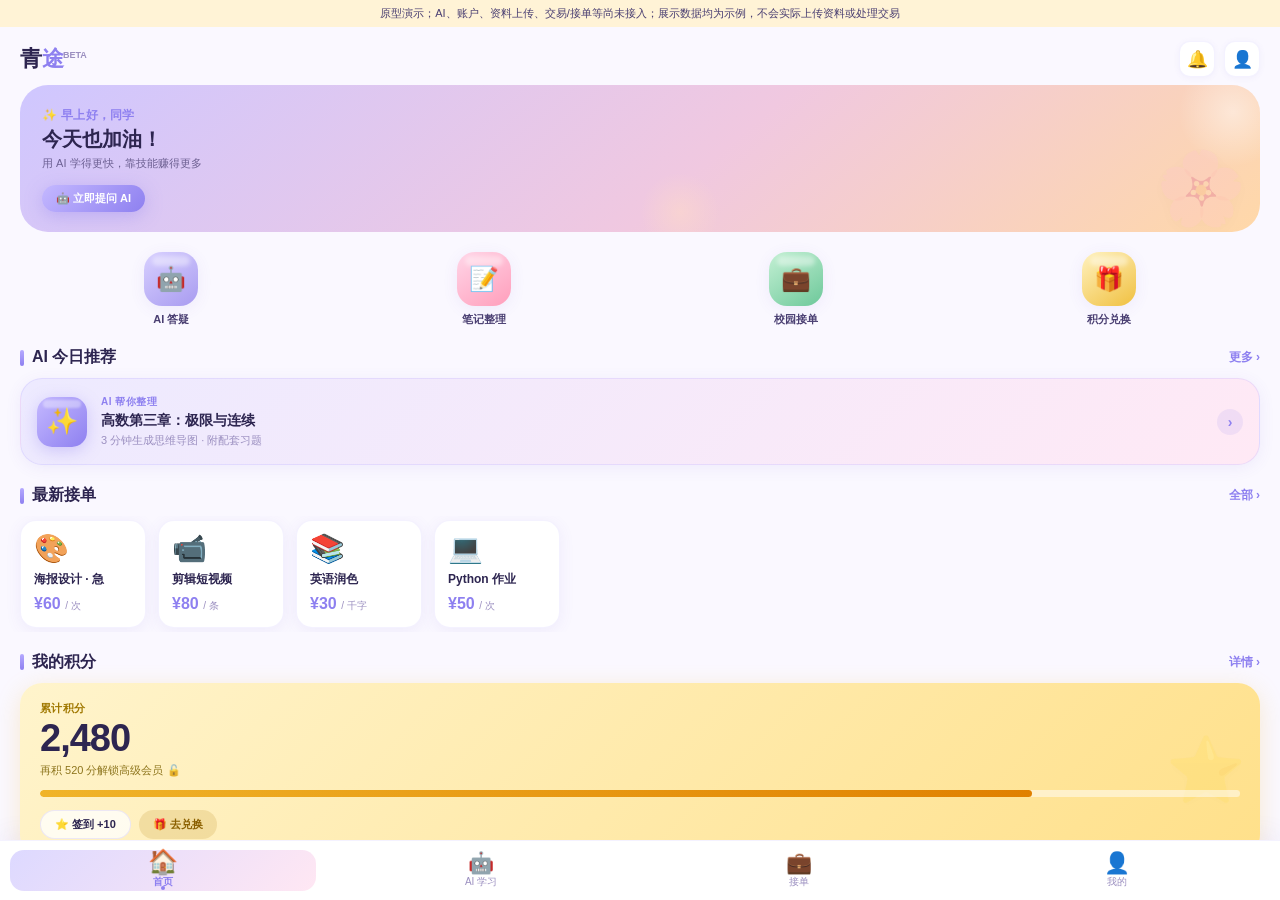
<file: index.html>
<!DOCTYPE html>
<html lang="zh-CN">
<head>
<meta charset="UTF-8">
<meta name="viewport" content="width=device-width, initial-scale=1.0, viewport-fit=cover">
<meta name="format-detection" content="telephone=no">
<title>青途校园</title>
<style>
/* ============================================================
   青途校园 APP — 精修版 v2
   设计系统：软糯马卡龙 · Q版圆润 · 丰富微交互
   ============================================================ */
:root {
  --mint:      #A8D8B9;
  --mint-d:    #6DC49A;
  --mint-l:    #D4F0E1;
  --pink:      #FFB7C5;
  --pink-d:    #FF8FAA;
  --pink-l:    #FFE0E8;
  --lavender:  #B5A9FF;
  --lav-d:     #8E80F0;
  --lav-l:     #DDD9FF;
  --yellow:    #FFE0A3;
  --yellow-d:  #F0B429;
  --yellow-l:  #FFF3D6;
  --cream:     #FAF8FF;
  --cream-2:   #F3F0FF;
  --white:     #FFFFFF;
  --text:      #2D2550;
  --text-2:    #4A3F72;
  --sub:       #9B8FC0;
  --card:      #FFFFFF;
  --border:    rgba(181,169,255,0.15);
  --border-2:  rgba(181,169,255,0.25);
  --shadow:    0 8px 32px rgba(100,80,200,0.12);
  --shadow-s:  0 3px 16px rgba(100,80,200,0.08);
  --shadow-xs: 0 1px 6px rgba(100,80,200,0.06);
  --r-xl:      28px;
  --r-lg:      22px;
  --r-md:      16px;
  --r-sm:      12px;
  --r-xs:      8px;
  --safe-top:    env(safe-area-inset-top, 0px);
  --safe-bottom: env(safe-area-inset-bottom, 0px);
  font-family: 'Noto Sans SC', 'PingFang SC', 'Microsoft YaHei', sans-serif;
}

/* ── 重置 ─────────────────────────────────── */
*, *::before, *::after {
  box-sizing: border-box;
  margin: 0;
  padding: 0;
  -webkit-tap-highlight-color: transparent;
  -webkit-touch-callout: none;
}

html, body {
  width: 100%;
  min-height: 100%;
  overflow: hidden;
  background: var(--cream);
}

/* ── APP 根容器 ───────────────────────────── */
.app-root {
  width: 100%;
  height: 100dvh;
  min-height: 0;
  display: flex;
  flex-direction: column;
  background: var(--cream);
  padding-top: var(--safe-top);
  padding-bottom: var(--safe-bottom);
  overflow: hidden;
}

/* ── 滚动内容区 ──────────────────────────── */
.scroll-area {
  flex: 1;
  overflow-y: auto;
  overflow-x: hidden;
  -webkit-overflow-scrolling: touch;
  scrollbar-width: none;
}
.scroll-area::-webkit-scrollbar { display: none; }

/* ── 底部导航（精修版）─────────────────────
   激活项：圆角药丸背景 + 彩色图标 + 上移
   ──────────────────────────────────────── */
.tab-bar {
  height: 60px;
  background: var(--white);
  border-top: 1px solid var(--border);
  display: flex;
  align-items: center;
  justify-content: space-around;
  padding: 0 4px;
  flex-shrink: 0;
  box-shadow: 0 -6px 24px rgba(100,80,200,0.07);
}
.tab-item {
  flex: 1;
  display: flex;
  flex-direction: column;
  align-items: center;
  justify-content: center;
  gap: 2px;
  cursor: pointer;
  padding: 6px 4px;
  border-radius: 16px;
  transition: all 0.28s cubic-bezier(0.34,1.56,0.64,1);
  user-select: none;
  position: relative;
  min-height: 48px;
}
.tab-item .tab-icon {
  font-size: 21px;
  line-height: 1;
  transition: transform 0.28s cubic-bezier(0.34,1.56,0.64,1);
  position: relative;
  z-index: 1;
}
.tab-item .tab-label {
  font-size: 10px;
  font-weight: 500;
  color: var(--sub);
  transition: all 0.2s;
  position: relative;
  z-index: 1;
}
/* 激活态：药丸背景 */
.tab-item.active::before {
  content: '';
  position: absolute;
  inset: 4px 6px;
  background: linear-gradient(135deg, var(--lav-l), rgba(255,215,235,0.6));
  border-radius: 14px;
  z-index: 0;
}
.tab-item.active .tab-label {
  color: var(--lav-d);
  font-weight: 800;
}
.tab-item.active .tab-icon {
  transform: scale(1.15) translateY(-1px);
}
/* 激活态底部小圆点 */
.tab-item.active::after {
  content: '';
  position: absolute;
  bottom: 5px;
  width: 4px; height: 4px;
  background: var(--lav-d);
  border-radius: 50%;
  z-index: 1;
}

/* ── 通用卡片 ─────────────────────────────── */
.card {
  background: var(--card);
  border-radius: var(--r-lg);
  box-shadow: var(--shadow-s);
  border: 1px solid var(--border);
  transition: transform 0.2s cubic-bezier(0.34,1.56,0.64,1),
              box-shadow 0.2s ease;
}
.card:active {
  transform: scale(0.97);
  box-shadow: var(--shadow-xs);
}

/* ── 徽章 ─────────────────────────────────── */
.badge {
  display: inline-flex;
  align-items: center;
  padding: 3px 9px;
  border-radius: 20px;
  font-size: 10px;
  font-weight: 700;
  letter-spacing: 0.2px;
}
.badge-mint   { background: var(--mint-l);   color: var(--mint-d); }
.badge-pink   { background: var(--pink-l);   color: var(--pink-d); }
.badge-lav    { background: var(--lav-l);    color: var(--lav-d); }
.badge-yellow { background: var(--yellow-l); color: #B8860B; }

/* ── 按钮 ─────────────────────────────────── */
.btn-pill {
  display: inline-flex;
  align-items: center;
  justify-content: center;
  gap: 5px;
  padding: 9px 20px;
  border-radius: 50px;
  font-size: 13px;
  font-weight: 700;
  cursor: pointer;
  transition: all 0.22s cubic-bezier(0.34,1.56,0.64,1);
  border: none;
  outline: none;
  -webkit-appearance: none;
  position: relative;
  overflow: hidden;
}
.btn-pill:active { transform: scale(0.91); }
.btn-primary {
  background: linear-gradient(135deg, #C4B8FF 0%, var(--lav-d) 100%);
  color: #fff;
  box-shadow: 0 4px 18px rgba(142,128,240,0.38);
}
.btn-mint {
  background: linear-gradient(135deg, var(--mint) 0%, var(--mint-d) 100%);
  color: #fff;
  box-shadow: 0 4px 18px rgba(109,196,154,0.35);
}
.btn-ghost {
  background: rgba(255,255,255,0.75);
  color: var(--text);
  border: 1.5px solid var(--border-2);
}
.btn-sm { padding: 6px 14px; font-size: 11px; }

/* ── Section 标题（左色条版）─────────────── */
.section-hd {
  display: flex;
  align-items: center;
  justify-content: space-between;
  padding: 20px 20px 10px;
}
.section-hd .title {
  font-size: 16px;
  font-weight: 900;
  color: var(--text);
  display: flex;
  align-items: center;
  gap: 8px;
}
.section-hd .title::before {
  content: '';
  display: block;
  width: 4px;
  height: 16px;
  background: linear-gradient(180deg, var(--lavender), var(--lav-d));
  border-radius: 4px;
  flex-shrink: 0;
}
.section-hd .more {
  font-size: 12px;
  color: var(--lav-d);
  font-weight: 600;
  cursor: pointer;
}

/* ── 页面切换 ─────────────────────────────── */
.screen { display: none; flex-direction: column; height: 100%; min-height: 0; }
.screen.active { display: flex; }


/* ════════════════════════════════════════════
   屏幕 1：首页
   ════════════════════════════════════════════ */
#home-screen .scroll-area { padding: 0 0 16px; }

/* AppBar */
.home-appbar {
  display: flex;
  align-items: center;
  justify-content: space-between;
  padding: 14px 20px 8px;
  background: var(--cream);
  flex-shrink: 0;
}
.home-appbar-logo {
  font-size: 22px;
  font-weight: 900;
  color: var(--text);
  letter-spacing: -0.5px;
}
.home-appbar-logo em {
  font-style: normal;
  color: var(--lav-d);
}
.home-appbar-logo sup {
  font-size: 9px;
  font-weight: 700;
  color: var(--sub);
  vertical-align: super;
  letter-spacing: 0;
}
.home-appbar-right { display: flex; gap: 9px; align-items: center; }
.icon-btn {
  width: 36px; height: 36px;
  background: var(--white);
  border-radius: 11px;
  display: flex; align-items: center; justify-content: center;
  font-size: 17px;
  box-shadow: var(--shadow-xs);
  cursor: pointer;
  border: 1px solid var(--border);
  transition: transform 0.2s cubic-bezier(0.34,1.56,0.64,1);
}
.icon-btn:active { transform: scale(0.88); }

/* ── 问候横幅（精修）────────────────────── */
.home-banner {
  margin: 0 20px;
  padding: 22px 22px 0;
  background: linear-gradient(140deg, #CFC7FF 0%, #F0C8E0 55%, #FFD8A8 100%);
  border-radius: var(--r-xl);
  overflow: hidden;
  position: relative;
  min-height: 138px;
}
/* 装饰光球 */
.home-banner::before {
  content: '';
  position: absolute;
  top: -28px; right: -28px;
  width: 110px; height: 110px;
  background: radial-gradient(circle, rgba(255,255,255,0.45), transparent 70%);
  border-radius: 50%;
}
.home-banner::after {
  content: '';
  position: absolute;
  bottom: -20px; left: 50%;
  width: 80px; height: 80px;
  background: radial-gradient(circle, rgba(255,220,200,0.5), transparent 70%);
  border-radius: 50%;
}
.home-banner-text .greeting {
  font-size: 12px;
  color: var(--lav-d);
  font-weight: 700;
  letter-spacing: 0.3px;
}
.home-banner-text .name {
  font-size: 20px;
  font-weight: 900;
  color: var(--text);
  margin-top: 3px;
  line-height: 1.2;
}
.home-banner-text .tagline {
  font-size: 11px;
  color: var(--text-2);
  opacity: 0.75;
  margin-top: 5px;
}
.home-banner-btn { margin-top: 14px; margin-bottom: 20px; position: relative; z-index: 2; }
.home-banner-deco {
  position: absolute;
  right: 14px; bottom: 8px;
  font-size: 72px;
  opacity: 0.18;
  line-height: 1;
  user-select: none;
  filter: drop-shadow(0 4px 8px rgba(0,0,0,0.1));
}

/* ── 快捷入口（玻璃高光版）───────────────── */
.quick-grid {
  display: grid;
  grid-template-columns: repeat(4, 1fr);
  gap: 10px;
  padding: 4px 20px 0;
  margin-top: 16px;
}
.quick-item {
  display: flex;
  flex-direction: column;
  align-items: center;
  gap: 6px;
  cursor: pointer;
}
.quick-icon {
  width: 54px; height: 54px;
  border-radius: 18px;
  display: flex;
  align-items: center;
  justify-content: center;
  font-size: 24px;
  box-shadow: var(--shadow-s);
  transition: transform 0.25s cubic-bezier(0.34,1.56,0.64,1);
  position: relative;
  overflow: hidden;
}
/* 玻璃高光条 */
.quick-icon::after {
  content: '';
  position: absolute;
  top: 4px; left: 8px; right: 8px;
  height: 10px;
  background: rgba(255,255,255,0.4);
  border-radius: 8px;
  filter: blur(2px);
}
.quick-item:active .quick-icon {
  transform: scale(0.84) translateY(2px);
}
.qi-lav    { background: linear-gradient(145deg, #D8D0FF 0%, #A89BF0 100%); }
.qi-pink   { background: linear-gradient(145deg, #FFD6E8 0%, #FF9EBB 100%); }
.qi-mint   { background: linear-gradient(145deg, #C4F0D4 0%, #6DC89A 100%); }
.qi-yellow { background: linear-gradient(145deg, #FFF2C0 0%, #F0C040 100%); }
.quick-label {
  font-size: 11px;
  color: var(--text-2);
  font-weight: 600;
}

/* ── AI 推荐卡 ─────────────────────────── */
.ai-recommend-card {
  margin: 0 20px;
  padding: 16px;
  background: linear-gradient(135deg, #EDEAFF 0%, #FFE9F5 100%);
  border-radius: var(--r-lg);
  border: 1px solid var(--border-2);
  display: flex;
  align-items: center;
  gap: 14px;
  cursor: pointer;
  transition: transform 0.2s cubic-bezier(0.34,1.56,0.64,1),
              box-shadow 0.2s ease;
  box-shadow: var(--shadow-s);
}
.ai-recommend-card:active {
  transform: scale(0.97);
  box-shadow: var(--shadow-xs);
}
.ai-rec-icon {
  width: 50px; height: 50px;
  background: linear-gradient(135deg, #C4B8FF, var(--lav-d));
  border-radius: 15px;
  display: flex; align-items: center; justify-content: center;
  font-size: 26px;
  flex-shrink: 0;
  box-shadow: 0 4px 16px rgba(142,128,240,0.35);
  position: relative;
  overflow: hidden;
}
.ai-rec-icon::after {
  content: '';
  position: absolute;
  top: 3px; left: 6px; right: 6px;
  height: 8px;
  background: rgba(255,255,255,0.35);
  border-radius: 6px;
  filter: blur(1px);
}
.ai-rec-body { flex: 1; min-width: 0; }
.ai-rec-tag {
  font-size: 10px;
  color: var(--lav-d);
  font-weight: 800;
  letter-spacing: 0.5px;
  text-transform: uppercase;
}
.ai-rec-title {
  font-size: 14px;
  font-weight: 800;
  color: var(--text);
  margin-top: 3px;
  white-space: nowrap;
  overflow: hidden;
  text-overflow: ellipsis;
}
.ai-rec-sub {
  font-size: 11px;
  color: var(--sub);
  margin-top: 3px;
}
.ai-rec-arrow {
  width: 26px; height: 26px;
  background: rgba(142,128,240,0.12);
  border-radius: 50%;
  display: flex; align-items: center; justify-content: center;
  font-size: 14px;
  color: var(--lav-d);
  flex-shrink: 0;
  font-weight: 900;
}

/* ── 横向接单卡 ──────────────────────────── */
.order-scroll {
  display: flex;
  gap: 12px;
  padding: 4px 20px 4px;
  overflow-x: auto;
  scrollbar-width: none;
}
.order-scroll::-webkit-scrollbar { display: none; }
.order-mini-card {
  flex-shrink: 0;
  width: 126px;
  background: var(--white);
  border-radius: var(--r-md);
  padding: 14px 13px;
  box-shadow: var(--shadow-s);
  border: 1px solid var(--border);
  cursor: pointer;
  transition: transform 0.2s cubic-bezier(0.34,1.56,0.64,1),
              box-shadow 0.2s;
}
.order-mini-card:active {
  transform: scale(0.93) translateY(2px);
  box-shadow: var(--shadow-xs);
}
.omc-emoji { font-size: 28px; margin-bottom: 9px; line-height: 1; }
.omc-title {
  font-size: 12px;
  font-weight: 700;
  color: var(--text);
  line-height: 1.3;
}
.omc-price {
  font-size: 16px;
  font-weight: 900;
  color: var(--lav-d);
  margin-top: 7px;
}
.omc-price span {
  font-size: 10px;
  font-weight: 500;
  color: var(--sub);
}

/* ── 积分卡（进度条版）────────────────────── */
.points-card {
  margin: 0 20px;
  padding: 18px 20px;
  background: linear-gradient(135deg, #FFF4CC 0%, #FFE08A 100%);
  border-radius: var(--r-lg);
  box-shadow: 0 6px 24px rgba(240,180,40,0.22);
  overflow: hidden;
  position: relative;
}
.points-card-inner { position: relative; z-index: 2; }
.points-label {
  font-size: 11px;
  color: #A07800;
  font-weight: 700;
  letter-spacing: 0.3px;
}
.points-num {
  font-size: 38px;
  font-weight: 900;
  color: var(--text);
  line-height: 1.1;
  margin-top: 2px;
  letter-spacing: -1px;
}
.points-sub {
  font-size: 11px;
  color: #7A6000;
  margin-top: 3px;
  opacity: 0.85;
}
/* 进度条 */
.points-progress-wrap {
  margin-top: 12px;
  background: rgba(255,255,255,0.5);
  border-radius: 6px;
  height: 7px;
  overflow: hidden;
}
.points-progress-bar {
  height: 100%;
  width: 0%;
  background: linear-gradient(90deg, #F0B429, #E08000);
  border-radius: 6px;
  animation: progressFill 1.2s 0.3s cubic-bezier(0.22,1,0.36,1) forwards;
}
@keyframes progressFill {
  from { width: 0%; }
  to   { width: 82.7%; } /* 2480/3000 */
}
.points-btns {
  margin-top: 13px;
  display: flex;
  gap: 8px;
}
.points-deco {
  position: absolute;
  right: 14px; top: 50%;
  transform: translateY(-50%);
  font-size: 64px;
  opacity: 0.14;
  user-select: none;
  filter: drop-shadow(0 2px 4px rgba(0,0,0,0.08));
  z-index: 1;
}


/* ════════════════════════════════════════════
   屏幕 2：AI 学习
   ════════════════════════════════════════════ */
#ai-screen { background: var(--cream); }
#ai-screen .scroll-area { padding: 0 0 16px; }

.ai-appbar {
  padding: 16px 20px 8px;
  flex-shrink: 0;
}
.ai-appbar-title {
  font-size: 22px;
  font-weight: 900;
  color: var(--text);
}
.ai-appbar-sub {
  font-size: 12px;
  color: var(--sub);
  margin-top: 3px;
}

/* AI 英雄卡（深色）*/
.ai-hero-card {
  margin: 0 20px;
  background: linear-gradient(145deg, #1E1845 0%, #352B6E 45%, #4E3A8E 100%);
  border-radius: 26px;
  padding: 24px;
  overflow: hidden;
  position: relative;
  box-shadow: 0 10px 36px rgba(40,28,110,0.40);
}
.ai-hero-card::before {
  content: '';
  position: absolute;
  top: -40px; right: -40px;
  width: 160px; height: 160px;
  border-radius: 50%;
  background: rgba(181,169,255,0.12);
}
.ai-hero-card::after {
  content: '';
  position: absolute;
  bottom: -30px; left: 20px;
  width: 120px; height: 120px;
  border-radius: 50%;
  background: rgba(255,183,197,0.08);
}
.ai-hero-label {
  font-size: 10px;
  color: rgba(255,255,255,0.55);
  font-weight: 700;
  letter-spacing: 2px;
  text-transform: uppercase;
}
.ai-hero-title {
  font-size: 26px;
  font-weight: 900;
  color: #fff;
  margin-top: 7px;
  line-height: 1.2;
  position: relative;
  z-index: 2;
}
.ai-hero-sub {
  font-size: 12px;
  color: rgba(255,255,255,0.65);
  margin-top: 8px;
  line-height: 1.6;
  position: relative;
  z-index: 2;
}
.ai-hero-btn {
  margin-top: 20px;
  display: inline-flex;
  align-items: center;
  gap: 7px;
  background: rgba(255,255,255,0.14);
  padding: 10px 20px;
  border-radius: 50px;
  font-size: 13px;
  font-weight: 700;
  color: #fff;
  cursor: pointer;
  border: 1px solid rgba(255,255,255,0.22);
  transition: all 0.2s;
  position: relative;
  z-index: 2;
  backdrop-filter: blur(8px);
}
.ai-hero-btn:active { transform: scale(0.94); }

/* 功能卡 2×2（各自渐变底色）*/
.func-grid {
  display: grid;
  grid-template-columns: 1fr 1fr;
  gap: 11px;
  padding: 0 20px;
}
.func-card {
  border-radius: var(--r-lg);
  padding: 18px 15px 14px;
  cursor: pointer;
  transition: transform 0.22s cubic-bezier(0.34,1.56,0.64,1),
              box-shadow 0.2s;
  position: relative;
  overflow: hidden;
  border: 1px solid transparent;
}
.func-card:active {
  transform: scale(0.94);
  box-shadow: none;
}
.fc-lav {
  background: linear-gradient(145deg, #EDE8FF 0%, #D8D0FF 100%);
  box-shadow: 0 4px 18px rgba(140,120,255,0.18);
  border-color: rgba(181,169,255,0.3);
}
.fc-pink {
  background: linear-gradient(145deg, #FFE8F2 0%, #FFD0E4 100%);
  box-shadow: 0 4px 18px rgba(255,140,170,0.18);
  border-color: rgba(255,183,197,0.3);
}
.fc-mint {
  background: linear-gradient(145deg, #E4F8EC 0%, #C8F0D8 100%);
  box-shadow: 0 4px 18px rgba(109,196,154,0.18);
  border-color: rgba(168,216,185,0.3);
}
.fc-yellow {
  background: linear-gradient(145deg, #FFF6D8 0%, #FFE8A0 100%);
  box-shadow: 0 4px 18px rgba(240,180,40,0.18);
  border-color: rgba(255,224,163,0.4);
}
.func-card-icon-wrap {
  width: 42px; height: 42px;
  border-radius: 13px;
  display: flex; align-items: center; justify-content: center;
  font-size: 22px;
  margin-bottom: 10px;
  position: relative;
  overflow: hidden;
}
.fc-lav   .func-card-icon-wrap { background: rgba(142,128,240,0.18); }
.fc-pink  .func-card-icon-wrap { background: rgba(255,143,170,0.18); }
.fc-mint  .func-card-icon-wrap { background: rgba(109,196,154,0.20); }
.fc-yellow .func-card-icon-wrap { background: rgba(240,180,40,0.18); }
.func-card-icon-wrap::after {
  content: '';
  position: absolute;
  top: 3px; left: 5px; right: 5px;
  height: 6px;
  background: rgba(255,255,255,0.5);
  border-radius: 5px;
  filter: blur(1px);
}
.func-card-title {
  font-size: 14px;
  font-weight: 800;
  color: var(--text);
}
.func-card-desc {
  font-size: 11px;
  color: var(--text-2);
  opacity: 0.7;
  margin-top: 4px;
  line-height: 1.45;
}

/* AI 聊天预览 */
.chat-preview {
  margin: 0 20px;
  background: var(--white);
  border-radius: var(--r-lg);
  border: 1px solid var(--border-2);
  box-shadow: var(--shadow-s);
  overflow: hidden;
}
.chat-header {
  padding: 13px 16px 11px;
  border-bottom: 1px solid var(--border);
  display: flex;
  align-items: center;
  gap: 11px;
  background: linear-gradient(135deg, #F5F2FF, #FFF0F6);
}
.chat-avatar {
  width: 38px; height: 38px;
  background: linear-gradient(135deg, #C4B8FF, var(--lav-d));
  border-radius: 50%;
  display: flex; align-items: center; justify-content: center;
  font-size: 19px;
  box-shadow: 0 3px 10px rgba(142,128,240,0.3);
}
.chat-name   { font-size: 14px; font-weight: 800; color: var(--text); }
.chat-status {
  font-size: 10px;
  color: var(--mint-d);
  font-weight: 700;
  display: flex;
  align-items: center;
  gap: 4px;
  margin-top: 1px;
}
.chat-status-dot {
  width: 6px; height: 6px;
  background: var(--mint-d);
  border-radius: 50%;
  animation: pulse 2s ease-in-out infinite;
}
@keyframes pulse {
  0%,100% { opacity: 1; transform: scale(1); }
  50%      { opacity: 0.5; transform: scale(0.8); }
}
.chat-msgs {
  padding: 14px 16px;
  display: flex;
  flex-direction: column;
  gap: 10px;
}
.msg-row     { display: flex; gap: 8px; align-items: flex-end; }
.msg-row.me  { flex-direction: row-reverse; }
.msg-bubble {
  max-width: 74%;
  padding: 9px 13px;
  border-radius: 18px;
  font-size: 13px;
  line-height: 1.55;
  color: var(--text);
}
.msg-row:not(.me) .msg-bubble {
  background: var(--cream-2);
  border-top-left-radius: 5px;
  color: var(--text);
}
.msg-row.me .msg-bubble {
  background: linear-gradient(135deg, #C4B8FF, var(--lav-d));
  color: #fff;
  border-top-right-radius: 5px;
}
.msg-avatar {
  width: 28px; height: 28px;
  border-radius: 50%;
  display: flex; align-items: center; justify-content: center;
  font-size: 14px;
  flex-shrink: 0;
}
.ai-avatar   { background: linear-gradient(135deg, #C4B8FF, var(--lav-d)); }
.user-avatar { background: linear-gradient(135deg, var(--pink), var(--pink-d)); }

/* 打字指示动画 */
.typing-indicator {
  display: flex;
  align-items: center;
  gap: 4px;
  padding: 11px 15px;
  background: var(--cream-2);
  border-radius: 18px;
  border-top-left-radius: 5px;
  width: fit-content;
}
.typing-dot {
  width: 6px; height: 6px;
  background: var(--sub);
  border-radius: 50%;
  animation: typingBounce 1.2s ease-in-out infinite;
}
.typing-dot:nth-child(2) { animation-delay: 0.18s; }
.typing-dot:nth-child(3) { animation-delay: 0.36s; }
@keyframes typingBounce {
  0%,60%,100% { transform: translateY(0); opacity: 0.5; }
  30%          { transform: translateY(-5px); opacity: 1; }
}

.chat-input-bar {
  padding: 10px 14px;
  border-top: 1px solid var(--border);
  display: flex;
  align-items: center;
  gap: 10px;
  background: #FAF8FF;
}
.chat-input-fake {
  flex: 1;
  background: var(--white);
  border: 1.5px solid var(--border-2);
  border-radius: 50px;
  padding: 9px 15px;
  font-size: 13px;
  color: var(--sub);
  font-family: inherit;
}
.chat-send-btn {
  width: 38px; height: 38px;
  background: linear-gradient(135deg, #C4B8FF, var(--lav-d));
  border-radius: 50%;
  display: flex; align-items: center; justify-content: center;
  font-size: 16px;
  cursor: pointer;
  flex-shrink: 0;
  box-shadow: 0 4px 14px rgba(142,128,240,0.42);
  transition: transform 0.2s cubic-bezier(0.34,1.56,0.64,1);
}
.chat-send-btn:active { transform: scale(0.86); }


/* ════════════════════════════════════════════
   屏幕 3：接单广场
   ════════════════════════════════════════════ */
#order-screen { background: var(--cream); }
#order-screen .scroll-area { padding: 0 0 80px; }

.order-appbar {
  display: flex;
  align-items: center;
  justify-content: space-between;
  padding: 16px 20px 8px;
  flex-shrink: 0;
}
.order-appbar-text .title {
  font-size: 22px;
  font-weight: 900;
  color: var(--text);
}
.order-appbar-text .sub {
  font-size: 11px;
  color: var(--sub);
  margin-top: 3px;
}

/* 搜索栏 */
.search-bar-wrap {
  padding: 8px 20px 0;
  display: flex;
  gap: 10px;
  align-items: center;
}
.search-bar {
  flex: 1;
  background: var(--white);
  border: 1.5px solid var(--border-2);
  border-radius: 50px;
  padding: 10px 16px;
  font-size: 13px;
  color: var(--sub);
  display: flex;
  align-items: center;
  gap: 8px;
  box-shadow: var(--shadow-xs);
}
.filter-btn {
  width: 44px; height: 44px;
  background: linear-gradient(135deg, #C4B8FF, var(--lav-d));
  border-radius: 15px;
  display: flex; align-items: center; justify-content: center;
  font-size: 18px;
  cursor: pointer;
  flex-shrink: 0;
  box-shadow: 0 4px 14px rgba(142,128,240,0.32);
  transition: transform 0.2s cubic-bezier(0.34,1.56,0.64,1);
}
.filter-btn:active { transform: scale(0.88); }

/* 分类标签 */
.category-scroll {
  display: flex;
  gap: 7px;
  padding: 10px 20px 0;
  overflow-x: auto;
  scrollbar-width: none;
}
.category-scroll::-webkit-scrollbar { display: none; }
.cat-tag {
  flex-shrink: 0;
  padding: 6px 15px;
  border-radius: 50px;
  font-size: 12px;
  font-weight: 600;
  cursor: pointer;
  transition: all 0.2s cubic-bezier(0.34,1.56,0.64,1);
  border: 1.5px solid var(--border-2);
  color: var(--sub);
  background: var(--white);
}
.cat-tag.active {
  background: linear-gradient(135deg, #C4B8FF, var(--lav-d));
  color: #fff;
  border-color: transparent;
  box-shadow: 0 3px 12px rgba(142,128,240,0.32);
  transform: scale(1.04);
}

/* 接单卡片（精修）*/
.order-list {
  display: flex;
  flex-direction: column;
  gap: 11px;
  padding: 12px 20px 0;
}
.order-card {
  background: var(--white);
  border-radius: var(--r-lg);
  padding: 16px;
  box-shadow: var(--shadow-s);
  border: 1px solid var(--border);
  cursor: pointer;
  transition: transform 0.2s cubic-bezier(0.34,1.56,0.64,1),
              box-shadow 0.2s;
}
.order-card:active {
  transform: scale(0.975);
  box-shadow: var(--shadow-xs);
}
.oc-top {
  display: flex;
  align-items: flex-start;
  justify-content: space-between;
  gap: 12px;
}
.oc-main  { flex: 1; min-width: 0; }
.oc-badges { display: flex; align-items: center; gap: 6px; margin-bottom: 7px; flex-wrap: wrap; }
.oc-title {
  font-size: 15px;
  font-weight: 800;
  color: var(--text);
  line-height: 1.3;
}
.oc-desc {
  font-size: 12px;
  color: var(--sub);
  margin-top: 5px;
  line-height: 1.55;
  display: -webkit-box;
  -webkit-line-clamp: 2;
  -webkit-box-orient: vertical;
  overflow: hidden;
}
/* 价格区（更突出）*/
.oc-price-box {
  text-align: right;
  flex-shrink: 0;
  background: linear-gradient(135deg, var(--lav-l), #EAE4FF);
  border-radius: 12px;
  padding: 8px 12px;
  border: 1px solid var(--border-2);
  min-width: 58px;
}
.oc-price-val {
  font-size: 20px;
  font-weight: 900;
  color: var(--lav-d);
  line-height: 1;
}
.oc-price-unit {
  font-size: 10px;
  color: var(--sub);
  margin-top: 2px;
  font-weight: 500;
}
.oc-footer {
  margin-top: 13px;
  display: flex;
  align-items: center;
  justify-content: space-between;
}
.oc-poster { display: flex; align-items: center; gap: 8px; }
/* 彩色字母头像 */
.oc-avatar {
  width: 28px; height: 28px;
  border-radius: 50%;
  display: flex; align-items: center; justify-content: center;
  font-size: 12px;
  font-weight: 800;
  color: #fff;
  flex-shrink: 0;
}
.oc-poster-name { font-size: 12px; color: var(--sub); font-weight: 500; }
.oc-footer-right { display: flex; gap: 8px; align-items: center; }
.oc-count { font-size: 11px; color: var(--sub); }

/* 发布 FAB（精修）*/
.fab {
  position: fixed;
  bottom: calc(68px + var(--safe-bottom) + 14px);
  right: 20px;
  width: 54px; height: 54px;
  background: linear-gradient(135deg, #C4B8FF, var(--lav-d));
  border-radius: 50%;
  display: flex; align-items: center; justify-content: center;
  font-size: 28px;
  color: #fff;
  box-shadow: 0 6px 28px rgba(142,128,240,0.48);
  cursor: pointer;
  z-index: 50;
  transition: transform 0.22s cubic-bezier(0.34,1.56,0.64,1),
              box-shadow 0.2s;
}
.fab:active {
  transform: scale(0.86);
  box-shadow: 0 3px 14px rgba(142,128,240,0.3);
}


/* ════════════════════════════════════════════
   屏幕 4：我的
   ════════════════════════════════════════════ */
#profile-screen { background: var(--cream); }

/* 用户信息卡（精修）*/
.profile-card {
  margin: 16px 20px 0;
  background: linear-gradient(145deg, #EAE5FF 0%, #FFE8F4 55%, #FFF0D4 100%);
  border-radius: 26px;
  padding: 24px 22px;
  position: relative;
  overflow: hidden;
  box-shadow: 0 8px 32px rgba(160,140,240,0.18);
}
.profile-card-blob1 {
  position: absolute;
  top: -30px; right: -30px;
  width: 100px; height: 100px;
  background: radial-gradient(circle, rgba(255,255,255,0.5), transparent 70%);
  border-radius: 50%;
  pointer-events: none;
}
.profile-card-blob2 {
  position: absolute;
  bottom: -20px; left: 30px;
  width: 80px; height: 80px;
  background: radial-gradient(circle, rgba(255,180,210,0.25), transparent 70%);
  border-radius: 50%;
  pointer-events: none;
}
.profile-info {
  display: flex;
  align-items: center;
  gap: 16px;
  position: relative;
  z-index: 2;
}
.profile-avatar {
  width: 66px; height: 66px;
  background: linear-gradient(145deg, #C4B8FF, var(--lav-d));
  border-radius: 50%;
  display: flex; align-items: center; justify-content: center;
  font-size: 34px;
  box-shadow: 0 6px 22px rgba(142,128,240,0.42);
  flex-shrink: 0;
  border: 3px solid rgba(255,255,255,0.7);
}
.profile-name  { font-size: 19px; font-weight: 900; color: var(--text); }
.profile-meta  { font-size: 12px; color: var(--sub); margin-top: 3px; }
.profile-badges { margin-top: 7px; display: flex; gap: 5px; flex-wrap: wrap; }

/* 等级进度条 */
.profile-level-wrap {
  margin-top: 18px;
  position: relative;
  z-index: 2;
}
.profile-level-hd {
  display: flex;
  justify-content: space-between;
  align-items: center;
  margin-bottom: 7px;
}
.profile-level-name {
  font-size: 12px;
  font-weight: 700;
  color: var(--lav-d);
}
.profile-level-next {
  font-size: 11px;
  color: var(--sub);
}
.level-bar-track {
  background: rgba(255,255,255,0.55);
  border-radius: 6px;
  height: 8px;
  overflow: hidden;
}
.level-bar-fill {
  height: 100%;
  width: 0%;
  background: linear-gradient(90deg, #B5A9FF, #7060D0);
  border-radius: 6px;
  animation: levelFill 1.4s 0.5s cubic-bezier(0.22,1,0.36,1) forwards;
}
@keyframes levelFill {
  from { width: 0%; }
  to   { width: 62%; }
}

/* 三项统计 */
.profile-stats {
  display: grid;
  grid-template-columns: 1fr 1fr 1fr;
  gap: 10px;
  margin-top: 18px;
  position: relative;
  z-index: 2;
}
.stat-item { text-align: center; }
.stat-val  {
  font-size: 22px;
  font-weight: 900;
  color: var(--text);
  line-height: 1;
}
.stat-label {
  font-size: 10px;
  color: var(--sub);
  margin-top: 4px;
  font-weight: 500;
}
.stat-divider {
  border-left: 1.5px solid rgba(169,160,215,0.3);
  border-right: 1.5px solid rgba(169,160,215,0.3);
}

/* 菜单组 */
.menu-group {
  margin: 0 20px;
  background: var(--white);
  border-radius: var(--r-lg);
  box-shadow: var(--shadow-s);
  border: 1px solid var(--border);
  overflow: hidden;
}
.menu-item {
  display: flex;
  align-items: center;
  gap: 13px;
  padding: 15px 16px;
  border-bottom: 1px solid var(--border);
  cursor: pointer;
  transition: background 0.15s;
}
.menu-item:last-child { border-bottom: none; }
.menu-item:active { background: var(--cream-2); }
.menu-icon-wrap {
  width: 38px; height: 38px;
  border-radius: 12px;
  display: flex; align-items: center; justify-content: center;
  font-size: 19px;
  flex-shrink: 0;
}
.mi-lav    { background: var(--lav-l); }
.mi-yellow { background: var(--yellow-l); }
.mi-mint   { background: var(--mint-l); }
.mi-pink   { background: var(--pink-l); }
.menu-item-body { flex: 1; }
.menu-item-title { font-size: 14px; font-weight: 700; color: var(--text); }
.menu-item-sub   { font-size: 11px; color: var(--sub); margin-top: 2px; }
.menu-item-right { display: flex; align-items: center; gap: 6px; }
.menu-item-arrow { color: var(--sub); font-size: 15px; }
.menu-item-tag {
  font-size: 10px;
  font-weight: 700;
  padding: 2px 8px;
  border-radius: 20px;
}


/* ── 全局动效 ──────────────────────────────── */
@keyframes popUp {
  0%   { opacity: 1; transform: scale(0.5) translateY(0); }
  55%  { opacity: 1; transform: scale(1.5) translateY(-22px); }
  100% { opacity: 0; transform: scale(1.0) translateY(-44px); }
}
@keyframes fadeSlideIn {
  from { opacity: 0; transform: translateY(10px); }
  to   { opacity: 1; transform: translateY(0); }
}
.screen.active .card,
.screen.active .order-card,
.screen.active .func-card {
  animation: fadeSlideIn 0.35s cubic-bezier(0.22,1,0.36,1) both;
}

.prototype-notice { flex: 0 0 auto; padding: 6px 10px; text-align: center; font-size: 11px; line-height: 1.4; color: var(--text-2); background: var(--yellow-l); }
:focus-visible { outline: 3px solid var(--lav-d); outline-offset: 3px; }
@media(max-width:360px){.quick-grid{gap:5px;padding-left:12px;padding-right:12px}.quick-icon{width:46px;height:46px}.home-banner,.ai-recommend-card,.points-card{margin-left:12px;margin-right:12px}.section-hd{padding-left:12px;padding-right:12px}.order-list,.search-bar-wrap,.category-scroll,.func-grid{padding-left:12px;padding-right:12px}.profile-card,.menu-group{margin-left:12px;margin-right:12px}}
@media(prefers-reduced-motion:reduce){*,*::before,*::after{scroll-behavior:auto!important;animation-duration:.01ms!important;animation-iteration-count:1!important;transition-duration:.01ms!important}}
</style>
</head>
<body>

<div class="app-root" id="appRoot">
<div class="prototype-notice" role="note">原型演示；AI、账户、资料上传、交易/接单等尚未接入；展示数据均为示例，不会实际上传资料或处理交易</div>

  <!-- ════════ 屏幕 1：首页 ════════ -->
  <div class="screen active" id="home-screen">

    <div class="home-appbar">
      <div class="home-appbar-logo">青<em>途</em><sup>BETA</sup></div>
      <div class="home-appbar-right">
        <div class="icon-btn">🔔</div>
        <div class="icon-btn">👤</div>
      </div>
    </div>

    <div class="scroll-area">
      <!-- 问候横幅 -->
      <div class="home-banner">
        <div class="home-banner-text" style="position:relative;z-index:2;">
          <div class="greeting">✨ 早上好，同学</div>
          <div class="name">今天也加油！</div>
          <div class="tagline">用 AI 学得更快，靠技能赚得更多</div>
          <div class="home-banner-btn">
            <button class="btn-pill btn-primary btn-sm" onclick="switchTab('ai')">🤖 立即提问 AI</button>
          </div>
        </div>
        <div class="home-banner-deco">🌸</div>
      </div>

      <!-- 快捷入口 -->
      <div class="quick-grid">
        <div class="quick-item" onclick="switchTab('ai')">
          <div class="quick-icon qi-lav">🤖</div>
          <div class="quick-label">AI 答疑</div>
        </div>
        <div class="quick-item" onclick="switchTab('ai')">
          <div class="quick-icon qi-pink">📝</div>
          <div class="quick-label">笔记整理</div>
        </div>
        <div class="quick-item" onclick="switchTab('order')">
          <div class="quick-icon qi-mint">💼</div>
          <div class="quick-label">校园接单</div>
        </div>
        <div class="quick-item">
          <div class="quick-icon qi-yellow">🎁</div>
          <div class="quick-label">积分兑换</div>
        </div>
      </div>

      <!-- AI 今日推荐 -->
      <div class="section-hd">
        <span class="title">AI 今日推荐</span>
        <span class="more">更多 ›</span>
      </div>
      <div class="ai-recommend-card" onclick="switchTab('ai')">
        <div class="ai-rec-icon">✨</div>
        <div class="ai-rec-body">
          <div class="ai-rec-tag">AI 帮你整理</div>
          <div class="ai-rec-title">高数第三章：极限与连续</div>
          <div class="ai-rec-sub">3 分钟生成思维导图 · 附配套习题</div>
        </div>
        <div class="ai-rec-arrow">›</div>
      </div>

      <!-- 最新接单 -->
      <div class="section-hd">
        <span class="title">最新接单</span>
        <span class="more" onclick="switchTab('order')">全部 ›</span>
      </div>
      <div class="order-scroll">
        <div class="order-mini-card" onclick="switchTab('order')">
          <div class="omc-emoji">🎨</div>
          <div class="omc-title">海报设计 · 急</div>
          <div class="omc-price">¥60 <span>/ 次</span></div>
        </div>
        <div class="order-mini-card" onclick="switchTab('order')">
          <div class="omc-emoji">📹</div>
          <div class="omc-title">剪辑短视频</div>
          <div class="omc-price">¥80 <span>/ 条</span></div>
        </div>
        <div class="order-mini-card" onclick="switchTab('order')">
          <div class="omc-emoji">📚</div>
          <div class="omc-title">英语润色</div>
          <div class="omc-price">¥30 <span>/ 千字</span></div>
        </div>
        <div class="order-mini-card" onclick="switchTab('order')">
          <div class="omc-emoji">💻</div>
          <div class="omc-title">Python 作业</div>
          <div class="omc-price">¥50 <span>/ 次</span></div>
        </div>
      </div>

      <!-- 积分卡 -->
      <div class="section-hd">
        <span class="title">我的积分</span>
        <span class="more">详情 ›</span>
      </div>
      <div class="points-card">
        <div class="points-card-inner">
          <div class="points-label">累计积分</div>
          <div class="points-num">2,480</div>
          <div class="points-sub">再积 520 分解锁高级会员 🔓</div>
          <div class="points-progress-wrap">
            <div class="points-progress-bar"></div>
          </div>
          <div class="points-btns">
            <button class="btn-pill btn-sm btn-ghost">⭐ 签到 +10</button>
            <button class="btn-pill btn-sm" style="background:rgba(176,120,0,0.16);color:#8B6000;font-weight:800;border:none;">🎁 去兑换</button>
          </div>
        </div>
        <div class="points-deco">⭐</div>
      </div>
      <div style="height:16px;"></div>
    </div>

    <div class="tab-bar">
      <div class="tab-item active" onclick="switchTab('home')"><div class="tab-icon">🏠</div><div class="tab-label">首页</div></div>
      <div class="tab-item" onclick="switchTab('ai')"><div class="tab-icon">🤖</div><div class="tab-label">AI 学习</div></div>
      <div class="tab-item" onclick="switchTab('order')"><div class="tab-icon">💼</div><div class="tab-label">接单</div></div>
      <div class="tab-item" onclick="switchTab('profile')"><div class="tab-icon">👤</div><div class="tab-label">我的</div></div>
    </div>
  </div><!-- /home-screen -->


  <!-- ════════ 屏幕 2：AI 学习 ════════ -->
  <div class="screen" id="ai-screen">

    <div class="ai-appbar">
      <div class="ai-appbar-title">🤖 AI 学习</div>
      <div class="ai-appbar-sub">你的 24h 智能学习搭子</div>
    </div>

    <div class="scroll-area">
      <!-- 英雄卡 -->
      <div class="ai-hero-card">
        <div class="ai-hero-label">✦ AI STUDY BUDDY</div>
        <div class="ai-hero-title">青途 AI<br>你的学习搭子 🤖</div>
        <div class="ai-hero-sub">笔记整理 · 拍照答疑 · 论文润色<br>一切交给 AI，学习更轻松</div>
        <div class="ai-hero-btn">📸 拍照答题，立即开始 →</div>
      </div>

      <!-- 四大功能 -->
      <div class="section-hd"><span class="title">选择功能</span></div>
      <div class="func-grid">
        <div class="func-card fc-lav">
          <div class="func-card-icon-wrap">📸</div>
          <div class="func-card-title">拍照答疑</div>
          <div class="func-card-desc">拍下题目，AI 秒解分析</div>
        </div>
        <div class="func-card fc-pink">
          <div class="func-card-icon-wrap">📝</div>
          <div class="func-card-title">笔记整理</div>
          <div class="func-card-desc">上传课件，生成思维导图</div>
        </div>
        <div class="func-card fc-mint">
          <div class="func-card-icon-wrap">✍️</div>
          <div class="func-card-title">论文润色</div>
          <div class="func-card-desc">中英文润色、降重建议</div>
        </div>
        <div class="func-card fc-yellow">
          <div class="func-card-icon-wrap">🎯</div>
          <div class="func-card-title">模拟面试</div>
          <div class="func-card-desc">AI 出题 · 实时点评反馈</div>
        </div>
      </div>

      <!-- AI 聊天预览 -->
      <div class="section-hd">
        <span class="title">和 AI 聊一聊</span>
        <span class="more" style="color:var(--mint-d);display:flex;align-items:center;gap:5px;">
          <span class="chat-status-dot"></span>在线
        </span>
      </div>
      <div class="chat-preview">
        <div class="chat-header">
          <div class="chat-avatar">🤖</div>
          <div>
            <div class="chat-name">青途 AI 助手</div>
            <div class="chat-status">
              <span class="chat-status-dot"></span>随时在线
            </div>
          </div>
        </div>
        <div class="chat-msgs">
          <div class="msg-row">
            <div class="msg-avatar ai-avatar">🤖</div>
            <div class="msg-bubble">你好同学！有什么我可以帮助你的吗？✨</div>
          </div>
          <div class="msg-row me">
            <div class="msg-avatar user-avatar">🙋</div>
            <div class="msg-bubble">帮我讲一下高数里的极限概念吧</div>
          </div>
          <div class="msg-row">
            <div class="msg-avatar ai-avatar">🤖</div>
            <div class="msg-bubble">好的！极限是描述函数在某点趋近时的行为。当 x→a 时，f(x) 无限接近某个值 L，就叫极限值 🎯</div>
          </div>
          <!-- 打字指示 -->
          <div class="msg-row">
            <div class="msg-avatar ai-avatar">🤖</div>
            <div class="typing-indicator">
              <span class="typing-dot"></span>
              <span class="typing-dot"></span>
              <span class="typing-dot"></span>
            </div>
          </div>
        </div>
        <div class="chat-input-bar">
          <div class="chat-input-fake">输入问题或上传图片…</div>
          <div class="chat-send-btn">➤</div>
        </div>
      </div>
      <div style="height:16px;"></div>
    </div>

    <div class="tab-bar">
      <div class="tab-item" onclick="switchTab('home')"><div class="tab-icon">🏠</div><div class="tab-label">首页</div></div>
      <div class="tab-item active" onclick="switchTab('ai')"><div class="tab-icon">🤖</div><div class="tab-label">AI 学习</div></div>
      <div class="tab-item" onclick="switchTab('order')"><div class="tab-icon">💼</div><div class="tab-label">接单</div></div>
      <div class="tab-item" onclick="switchTab('profile')"><div class="tab-icon">👤</div><div class="tab-label">我的</div></div>
    </div>
  </div><!-- /ai-screen -->


  <!-- ════════ 屏幕 3：接单广场 ════════ -->
  <div class="screen" id="order-screen">

    <div class="order-appbar">
      <div class="order-appbar-text">
        <div class="title">接单广场</div>
        <div class="sub">校园技能变现 · 在校即可接单</div>
      </div>
      <button class="btn-pill btn-primary btn-sm" onclick="showToast('发布接单功能即将上线 🚀')">＋ 发布</button>
    </div>

    <div class="scroll-area">
      <div class="search-bar-wrap">
        <div class="search-bar">
          <span>🔍</span>
          <span>搜索技能或需求…</span>
        </div>
        <div class="filter-btn">⚙️</div>
      </div>

      <div class="category-scroll">
        <div class="cat-tag active" onclick="setActiveTag(this)">全部</div>
        <div class="cat-tag" onclick="setActiveTag(this)">🎨 设计</div>
        <div class="cat-tag" onclick="setActiveTag(this)">💻 编程</div>
        <div class="cat-tag" onclick="setActiveTag(this)">📹 视频</div>
        <div class="cat-tag" onclick="setActiveTag(this)">📝 写作</div>
        <div class="cat-tag" onclick="setActiveTag(this)">🌍 翻译</div>
        <div class="cat-tag" onclick="setActiveTag(this)">🎵 音乐</div>
      </div>

      <div class="order-list">
        <!-- 卡片 1 -->
        <div class="order-card">
          <div class="oc-top">
            <div class="oc-main">
              <div class="oc-badges">
                <span class="badge badge-pink">🔥 急单</span>
                <span class="badge badge-lav">设计</span>
              </div>
              <div class="oc-title">活动海报设计 · 社团年终晚会</div>
              <div class="oc-desc">需要设计一张 A3 竖版海报，风格简约时尚，提供素材和文案，要求 2 天内交付</div>
            </div>
            <div class="oc-price-box">
              <div class="oc-price-val">¥80</div>
              <div class="oc-price-unit">一口价</div>
            </div>
          </div>
          <div class="oc-footer">
            <div class="oc-poster">
              <div class="oc-avatar" style="background:linear-gradient(135deg,#FFB7C5,#FF8FAA);">林</div>
              <span class="oc-poster-name">林同学 · 文学院</span>
            </div>
            <div class="oc-footer-right">
              <span class="oc-count">3人已接</span>
              <button class="btn-pill btn-primary btn-sm">接单</button>
            </div>
          </div>
        </div>

        <!-- 卡片 2 -->
        <div class="order-card">
          <div class="oc-top">
            <div class="oc-main">
              <div class="oc-badges">
                <span class="badge badge-mint">长期</span>
                <span class="badge badge-lav">编程</span>
              </div>
              <div class="oc-title">Python 数据分析作业辅导</div>
              <div class="oc-desc">每周 1 次，每次 1 小时，在线视频即可，需要讲解 Pandas / Matplotlib 基础</div>
            </div>
            <div class="oc-price-box" style="background:linear-gradient(135deg,var(--mint-l),#C0EED4);border-color:rgba(168,216,185,0.4);">
              <div class="oc-price-val" style="color:var(--mint-d);">¥60</div>
              <div class="oc-price-unit">/ 小时</div>
            </div>
          </div>
          <div class="oc-footer">
            <div class="oc-poster">
              <div class="oc-avatar" style="background:linear-gradient(135deg,#A8D8B9,#6DC49A);">王</div>
              <span class="oc-poster-name">王同学 · 经管学院</span>
            </div>
            <div class="oc-footer-right">
              <span class="oc-count">1人已接</span>
              <button class="btn-pill btn-mint btn-sm">接单</button>
            </div>
          </div>
        </div>

        <!-- 卡片 3 -->
        <div class="order-card">
          <div class="oc-top">
            <div class="oc-main">
              <div class="oc-badges">
                <span class="badge badge-yellow">💰 高薪</span>
                <span class="badge badge-lav">视频</span>
              </div>
              <div class="oc-title">Vlog 剪辑 · 毕业纪念短片</div>
              <div class="oc-desc">素材已拍好，约 30 分钟原始素材，剪辑成 5 分钟精华版，需要字幕和背景音乐</div>
            </div>
            <div class="oc-price-box" style="background:linear-gradient(135deg,var(--yellow-l),#FFE8A0);border-color:rgba(255,224,163,0.5);">
              <div class="oc-price-val" style="color:#B8860B;">¥120</div>
              <div class="oc-price-unit">一口价</div>
            </div>
          </div>
          <div class="oc-footer">
            <div class="oc-poster">
              <div class="oc-avatar" style="background:linear-gradient(135deg,#FFE0A3,#F0B429);">陈</div>
              <span class="oc-poster-name">陈同学 · 新闻传播</span>
            </div>
            <div class="oc-footer-right">
              <span class="oc-count">0人已接</span>
              <button class="btn-pill btn-primary btn-sm">接单</button>
            </div>
          </div>
        </div>

        <!-- 卡片 4 -->
        <div class="order-card">
          <div class="oc-top">
            <div class="oc-main">
              <div class="oc-badges">
                <span class="badge badge-pink">📚 资料</span>
                <span class="badge badge-mint">写作</span>
              </div>
              <div class="oc-title">考研政治押题笔记</div>
              <div class="oc-desc">整理了完整的马原、近代史、毛中特笔记，共 80 页 PDF，已过一战同学亲测有效</div>
            </div>
            <div class="oc-price-box">
              <div class="oc-price-val">¥25</div>
              <div class="oc-price-unit">/ 份</div>
            </div>
          </div>
          <div class="oc-footer">
            <div class="oc-poster">
              <div class="oc-avatar" style="background:linear-gradient(135deg,#B5A9FF,#8E80F0);">赵</div>
              <span class="oc-poster-name">赵同学 · 研究生</span>
            </div>
            <div class="oc-footer-right">
              <span class="oc-count">已售 47 份</span>
              <button class="btn-pill btn-primary btn-sm">购买</button>
            </div>
          </div>
        </div>
      </div>
    </div>

    <!-- FAB -->
    <div class="fab" onclick="showToast('发布接单功能即将上线 🚀')">＋</div>

    <div class="tab-bar">
      <div class="tab-item" onclick="switchTab('home')"><div class="tab-icon">🏠</div><div class="tab-label">首页</div></div>
      <div class="tab-item" onclick="switchTab('ai')"><div class="tab-icon">🤖</div><div class="tab-label">AI 学习</div></div>
      <div class="tab-item active" onclick="switchTab('order')"><div class="tab-icon">💼</div><div class="tab-label">接单</div></div>
      <div class="tab-item" onclick="switchTab('profile')"><div class="tab-icon">👤</div><div class="tab-label">我的</div></div>
    </div>
  </div><!-- /order-screen -->


  <!-- ════════ 屏幕 4：我的 ════════ -->
  <div class="screen" id="profile-screen">
    <div class="scroll-area">

      <!-- 用户信息卡 -->
      <div class="profile-card">
        <div class="profile-card-blob1"></div>
        <div class="profile-card-blob2"></div>
        <div class="profile-info">
          <div class="profile-avatar">🐣</div>
          <div>
            <div class="profile-name">李同学</div>
            <div class="profile-meta">计算机科学 · 大二</div>
            <div class="profile-badges">
              <span class="badge badge-lav">✓ 已认证</span>
              <span class="badge badge-mint">Lv.3 学霸</span>
            </div>
          </div>
        </div>

        <!-- 等级进度条 -->
        <div class="profile-level-wrap">
          <div class="profile-level-hd">
            <span class="profile-level-name">⭐ Lv.3 学霸</span>
            <span class="profile-level-next">升至 Lv.4 还需 180 积分</span>
          </div>
          <div class="level-bar-track">
            <div class="level-bar-fill"></div>
          </div>
        </div>

        <!-- 统计数据 -->
        <div class="profile-stats">
          <div class="stat-item">
            <div class="stat-val">2,480</div>
            <div class="stat-label">累计积分</div>
          </div>
          <div class="stat-item stat-divider">
            <div class="stat-val">¥360</div>
            <div class="stat-label">累计收入</div>
          </div>
          <div class="stat-item">
            <div class="stat-val">6</div>
            <div class="stat-label">已完成单</div>
          </div>
        </div>
      </div>

      <!-- 我的服务 -->
      <div class="section-hd"><span class="title">我的服务</span></div>
      <div class="menu-group">
        <div class="menu-item">
          <div class="menu-icon-wrap mi-lav">📦</div>
          <div class="menu-item-body">
            <div class="menu-item-title">我发布的单</div>
            <div class="menu-item-sub">共 2 条进行中</div>
          </div>
          <div class="menu-item-right">
            <span class="menu-item-tag badge badge-lav">2</span>
            <span class="menu-item-arrow">›</span>
          </div>
        </div>
        <div class="menu-item">
          <div class="menu-icon-wrap mi-yellow">🏆</div>
          <div class="menu-item-body">
            <div class="menu-item-title">我接的单</div>
            <div class="menu-item-sub">6 单已完成，好评率 100%</div>
          </div>
          <div class="menu-item-right">
            <span class="menu-item-arrow">›</span>
          </div>
        </div>
        <div class="menu-item">
          <div class="menu-icon-wrap mi-mint">📚</div>
          <div class="menu-item-body">
            <div class="menu-item-title">我的资料</div>
            <div class="menu-item-sub">已上传 3 份资料</div>
          </div>
          <div class="menu-item-right">
            <span class="menu-item-arrow">›</span>
          </div>
        </div>
      </div>

      <!-- 账号设置 -->
      <div class="section-hd"><span class="title">账号设置</span></div>
      <div class="menu-group">
        <div class="menu-item">
          <div class="menu-icon-wrap mi-pink">🔔</div>
          <div class="menu-item-body">
            <div class="menu-item-title">消息通知</div>
          </div>
          <div class="menu-item-right">
            <!-- 开关样式 -->
            <div style="width:40px;height:22px;background:linear-gradient(90deg,#B5A9FF,var(--lav-d));border-radius:11px;position:relative;">
              <div style="position:absolute;right:2px;top:2px;width:18px;height:18px;background:#fff;border-radius:50%;box-shadow:0 1px 4px rgba(0,0,0,0.18);"></div>
            </div>
          </div>
        </div>
        <div class="menu-item">
          <div class="menu-icon-wrap mi-lav">🔒</div>
          <div class="menu-item-body">
            <div class="menu-item-title">隐私与安全</div>
          </div>
          <div class="menu-item-right">
            <span class="menu-item-arrow">›</span>
          </div>
        </div>
        <div class="menu-item">
          <div class="menu-icon-wrap mi-mint">📞</div>
          <div class="menu-item-body">
            <div class="menu-item-title">联系客服</div>
          </div>
          <div class="menu-item-right">
            <span class="menu-item-arrow">›</span>
          </div>
        </div>
      </div>

      <div style="height:28px;"></div>
    </div>

    <div class="tab-bar">
      <div class="tab-item" onclick="switchTab('home')"><div class="tab-icon">🏠</div><div class="tab-label">首页</div></div>
      <div class="tab-item" onclick="switchTab('ai')"><div class="tab-icon">🤖</div><div class="tab-label">AI 学习</div></div>
      <div class="tab-item" onclick="switchTab('order')"><div class="tab-icon">💼</div><div class="tab-label">接单</div></div>
      <div class="tab-item active" onclick="switchTab('profile')"><div class="tab-icon">👤</div><div class="tab-label">我的</div></div>
    </div>
  </div><!-- /profile-screen -->


  <!-- Toast 提示 -->
  <div id="toast" style="
    position:fixed; bottom:80px; left:50%; transform:translateX(-50%) translateY(20px);
    background:rgba(30,24,70,0.9); color:#fff; padding:11px 22px;
    border-radius:50px; font-size:13px; font-weight:600;
    pointer-events:none; opacity:0;
    transition: all 0.3s cubic-bezier(0.22,1,0.36,1);
    z-index:9999; backdrop-filter:blur(12px);
    white-space:nowrap;
  "></div>

</div><!-- /app-root -->

<script>
document.querySelectorAll("[onclick]").forEach(el=>{if(!el.matches("button,a,input,select,textarea")){el.setAttribute("role","button");el.setAttribute("tabindex","0")}});document.addEventListener("keydown",e=>{if((e.key==="Enter"||e.key===" ")&&e.target.matches("[role=button][tabindex]")){e.preventDefault();e.target.click()}});
/* ── 页面切换 ──────────────────────────── */
const screens = {
  home:    'home-screen',
  ai:      'ai-screen',
  order:   'order-screen',
  profile: 'profile-screen'
};

function switchTab(name) {
  document.querySelectorAll('.screen').forEach(s => s.classList.remove('active'));
  const target = document.getElementById(screens[name]);
  if (target) {
    target.classList.add('active');
    target.querySelector('.scroll-area')?.scrollTo(0, 0);
  }
}

/* ── 分类 tag 切换 ─────────────────────── */
function setActiveTag(el) {
  document.querySelectorAll('.cat-tag').forEach(t => t.classList.remove('active'));
  el.classList.add('active');
}

/* ── Toast 提示 ──────────────────────────*/
let toastTimer;
function showToast(msg) {
  const el = document.getElementById('toast');
  el.textContent = msg;
  el.style.opacity = '1';
  el.style.transform = 'translateX(-50%) translateY(0)';
  clearTimeout(toastTimer);
  toastTimer = setTimeout(() => {
    el.style.opacity = '0';
    el.style.transform = 'translateX(-50%) translateY(20px)';
  }, 2200);
}

/* ── 按钮点击粒子彩蛋 ──────────────────── */
document.addEventListener('click', function(e) {
  const btn = e.target.closest('.btn-pill, .quick-item, .fab');
  if (!btn) return;
  const emojis = ['✨','🎉','🌸','⭐','💫','🌟','💖','🎊'];
  const count = btn.classList.contains('fab') ? 3 : 1;
  for (let i = 0; i < count; i++) {
    const span = document.createElement('span');
    span.textContent = emojis[Math.floor(Math.random() * emojis.length)];
    const offsetX = (Math.random() - 0.5) * 30;
    const offsetY = (Math.random() - 0.5) * 20;
    span.style.cssText = `
      position:fixed; pointer-events:none; font-size:18px; z-index:9999;
      left:${e.clientX - 10 + offsetX}px; top:${e.clientY - 10 + offsetY}px;
      animation:popUp 0.65s ease-out forwards;
    `;
    document.body.appendChild(span);
    setTimeout(() => span.remove(), 700);
  }
});

/* ── 5+App 运行时 ─────────────────────── */
if (typeof plus !== 'undefined') {
  plus.navigator.setStatusBarStyle('dark');
}
</script>
</body>
</html>
</file>
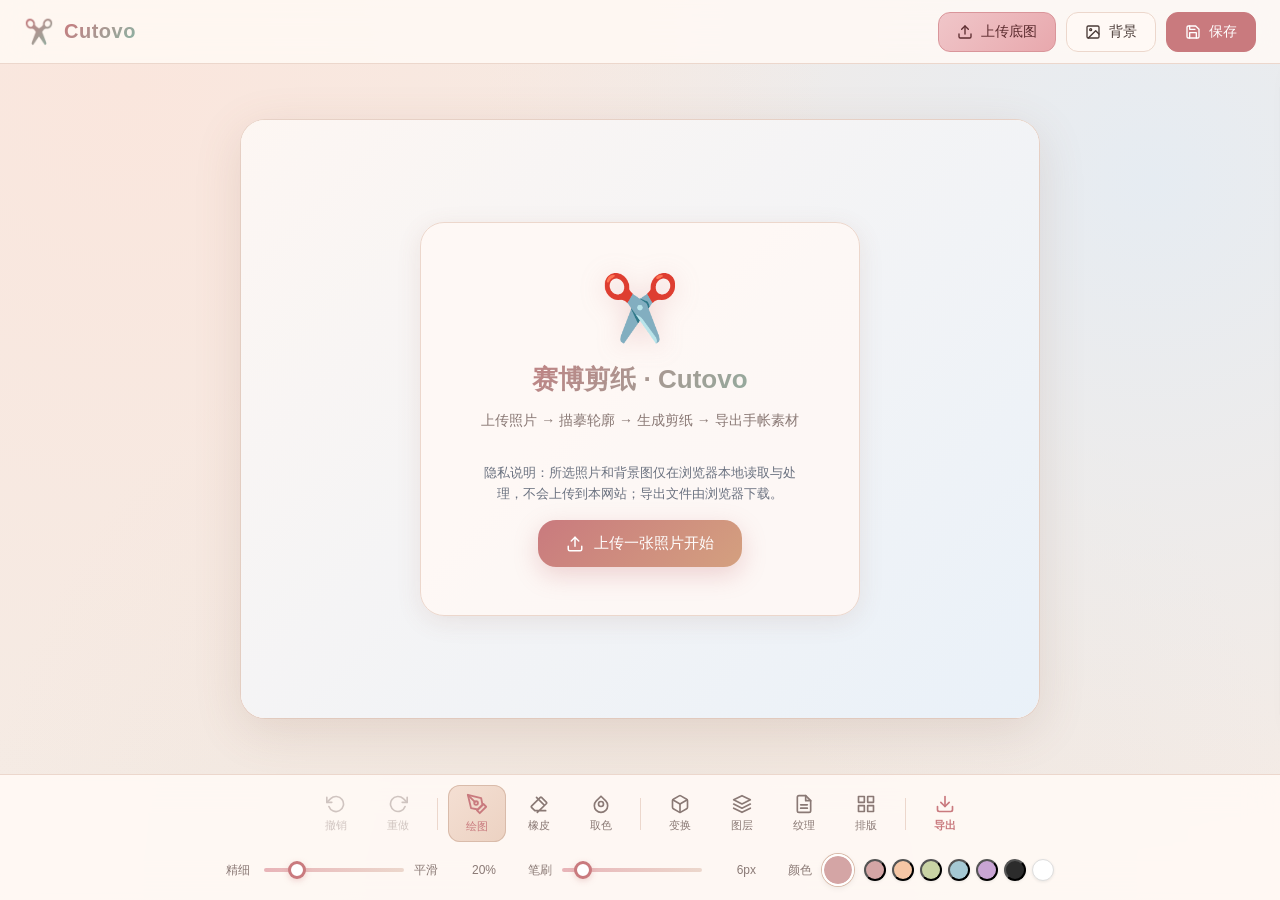
<file: cutovo/index.html>
<!DOCTYPE html>
<html lang="zh-CN">
<head>
<meta charset="UTF-8" />
<meta name="viewport" content="width=device-width, initial-scale=1.0" />
<title>Cutovo · 赛博剪纸</title>
<link rel="stylesheet" href="styles.css" />
</head>
<body>
  <!-- 顶部导航栏 -->
  <header class="topbar">
    <div class="brand">
      <span class="logo">✂️</span>
      <span class="brand-name">Cutovo</span>
    </div>
    <div class="top-actions">
      <label class="btn btn-upload" id="btnUpload">
        <svg viewBox="0 0 24 24" width="16" height="16" fill="none" stroke="currentColor" stroke-width="2" stroke-linecap="round" stroke-linejoin="round"><path d="M21 15v4a2 2 0 0 1-2 2H5a2 2 0 0 1-2-2v-4"/><polyline points="17 8 12 3 7 8"/><line x1="12" y1="3" x2="12" y2="15"/></svg>
        上传底图
        <input type="file" id="fileInput" accept="image/*" hidden />
      </label>
      <button class="btn" id="btnBg">
        <svg viewBox="0 0 24 24" width="16" height="16" fill="none" stroke="currentColor" stroke-width="2" stroke-linecap="round" stroke-linejoin="round"><rect x="3" y="3" width="18" height="18" rx="2" ry="2"/><circle cx="8.5" cy="8.5" r="1.5"/><polyline points="21 15 16 10 5 21"/></svg>
        背景
      </button>
      <button class="btn btn-save" id="btnSave">
        <svg viewBox="0 0 24 24" width="16" height="16" fill="none" stroke="currentColor" stroke-width="2" stroke-linecap="round" stroke-linejoin="round"><path d="M19 21H5a2 2 0 0 1-2-2V5a2 2 0 0 1 2-2h11l5 5v11a2 2 0 0 1-2 2z"/><polyline points="17 21 17 13 7 13 7 21"/><polyline points="7 3 7 8 15 8"/></svg>
        保存
      </button>
    </div>
  </header>

  <!-- 主体区域 -->
  <main class="workspace">
    <!-- 画布容器 -->
    <div class="canvas-wrap" id="canvasWrap">
      <!-- 引导页 -->
      <div class="onboarding" id="onboarding">
        <div class="onboarding-card">
          <div class="onboarding-icon">✂️</div>
          <h2>赛博剪纸 · Cutovo</h2>
          <p>上传照片 → 描摹轮廓 → 生成剪纸 → 导出手帐素材</p>
          <p role="note" style="max-width:420px;margin:10px auto 16px;color:#6b7280;font-size:13px;line-height:1.6">隐私说明：所选照片和背景图仅在浏览器本地读取与处理，不会上传到本网站；导出文件由浏览器下载。</p>
          <label class="btn btn-big">
            <svg viewBox="0 0 24 24" width="18" height="18" fill="none" stroke="currentColor" stroke-width="2" stroke-linecap="round" stroke-linejoin="round"><path d="M21 15v4a2 2 0 0 1-2 2H5a2 2 0 0 1-2-2v-4"/><polyline points="17 8 12 3 7 8"/><line x1="12" y1="3" x2="12" y2="15"/></svg>
            上传一张照片开始
            <input type="file" id="onboardingFile" accept="image/*" hidden />
          </label>
        </div>
      </div>

      <!-- 画布层叠 -->
      <div class="canvas-stack" id="canvasStack">
        <canvas id="bgCanvas" class="layer-canvas"></canvas>
        <canvas id="refCanvas" class="layer-canvas ref-layer"></canvas>
        <canvas id="drawCanvas" class="layer-canvas draw-layer"></canvas>
      </div>
    </div>
  </main>

  <!-- 底部工具栏 -->
  <footer class="toolbar">
    <div class="tool-row">
      <button class="tool" id="toolUndo" title="撤销" disabled>
        <svg viewBox="0 0 24 24" width="20" height="20" fill="none" stroke="currentColor" stroke-width="2" stroke-linecap="round" stroke-linejoin="round"><polyline points="1 4 1 10 7 10"/><path d="M3.51 15a9 9 0 1 0 2.13-9.36L1 10"/></svg>
        <span>撤销</span>
      </button>
      <button class="tool" id="toolRedo" title="重做" disabled>
        <svg viewBox="0 0 24 24" width="20" height="20" fill="none" stroke="currentColor" stroke-width="2" stroke-linecap="round" stroke-linejoin="round"><polyline points="23 4 23 10 17 10"/><path d="M20.49 15a9 9 0 1 1-2.12-9.36L23 10"/></svg>
        <span>重做</span>
      </button>

      <div class="divider"></div>

      <button class="tool active" data-tool="brush" title="画笔">
        <svg viewBox="0 0 24 24" width="22" height="22" fill="none" stroke="currentColor" stroke-width="2" stroke-linecap="round" stroke-linejoin="round"><path d="M12 19l7-7 3 3-7 7-3-3z"/><path d="M18 13l-1.5-7.5L2 2l3.5 14.5L13 18l5-5z"/><path d="M2 2l7.586 7.586"/><circle cx="11" cy="11" r="2"/></svg>
        <span>绘图</span>
      </button>
      <button class="tool" data-tool="eraser" title="橡皮擦">
        <svg viewBox="0 0 24 24" width="20" height="20" fill="none" stroke="currentColor" stroke-width="2" stroke-linecap="round" stroke-linejoin="round"><path d="M20 20H7L3 16a1 1 0 0 1 0-1.4L13.6 4a1 1 0 0 1 1.4 0l6 6a1 1 0 0 1 0 1.4L10 22"/><line x1="18" y1="13" x2="9" y2="4"/></svg>
        <span>橡皮</span>
      </button>
      <button class="tool" id="toolPicker" title="取色">
        <svg viewBox="0 0 24 24" width="20" height="20" fill="none" stroke="currentColor" stroke-width="2" stroke-linecap="round" stroke-linejoin="round"><path d="M12 2.69l5.66 5.66a8 8 0 1 1-11.31 0z"/><circle cx="12" cy="12" r="3"/></svg>
        <span>取色</span>
      </button>

      <div class="divider"></div>

      <button class="tool" id="toolTransform" title="变换">
        <svg viewBox="0 0 24 24" width="20" height="20" fill="none" stroke="currentColor" stroke-width="2" stroke-linecap="round" stroke-linejoin="round"><path d="M21 16V8a2 2 0 0 0-1-1.73l-7-4a2 2 0 0 0-2 0l-7 4A2 2 0 0 0 3 8v8a2 2 0 0 0 1 1.73l7 4a2 2 0 0 0 2 0l7-4A2 2 0 0 0 21 16z"/><polyline points="3.27 6.96 12 12.01 20.73 6.96"/><line x1="12" y1="22.08" x2="12" y2="12"/></svg>
        <span>变换</span>
      </button>
      <button class="tool" id="toolLayer" title="图层">
        <svg viewBox="0 0 24 24" width="20" height="20" fill="none" stroke="currentColor" stroke-width="2" stroke-linecap="round" stroke-linejoin="round"><polygon points="12 2 2 7 12 12 22 7 12 2"/><polyline points="2 17 12 22 22 17"/><polyline points="2 12 12 17 22 12"/></svg>
        <span>图层</span>
      </button>
      <button class="tool" id="toolTexture" title="纹理">
        <svg viewBox="0 0 24 24" width="20" height="20" fill="none" stroke="currentColor" stroke-width="2" stroke-linecap="round" stroke-linejoin="round"><path d="M14 2H6a2 2 0 0 0-2 2v16a2 2 0 0 0 2 2h12a2 2 0 0 0 2-2V8z"/><polyline points="14 2 14 8 20 8"/><line x1="16" y1="13" x2="8" y2="13"/><line x1="16" y1="17" x2="8" y2="17"/></svg>
        <span>纹理</span>
      </button>
      <button class="tool" id="toolLayout" title="排版">
        <svg viewBox="0 0 24 24" width="20" height="20" fill="none" stroke="currentColor" stroke-width="2" stroke-linecap="round" stroke-linejoin="round"><rect x="3" y="3" width="7" height="7"/><rect x="14" y="3" width="7" height="7"/><rect x="14" y="14" width="7" height="7"/><rect x="3" y="14" width="7" height="7"/></svg>
        <span>排版</span>
      </button>

      <div class="divider"></div>

      <button class="tool btn-export" id="toolExport" title="导出">
        <svg viewBox="0 0 24 24" width="20" height="20" fill="none" stroke="currentColor" stroke-width="2" stroke-linecap="round" stroke-linejoin="round"><path d="M21 15v4a2 2 0 0 1-2 2H5a2 2 0 0 1-2-2v-4"/><polyline points="7 10 12 15 17 10"/><line x1="12" y1="15" x2="12" y2="3"/></svg>
        <span>导出</span>
      </button>
    </div>

    <!-- 次级调节栏 -->
    <div class="sub-row" id="subRow">
      <div class="slider-group">
        <label class="slider-label">精细</label>
        <input type="range" id="smoothSlider" aria-label="笔触平滑度" min="0" max="100" value="20" />
        <label class="slider-label">平滑</label>
        <span class="slider-val" id="smoothVal">20%</span>
      </div>

      <div class="size-group">
        <label>笔刷</label>
        <input type="range" id="sizeSlider" aria-label="笔刷大小" min="1" max="50" value="6" />
        <span class="slider-val" id="sizeVal">6px</span>
      </div>

      <div class="color-group">
        <label>颜色</label>
        <input type="color" id="colorPicker" value="#d4a5a5" />
        <div class="preset-colors" id="presetColors">
          <span class="dot" style="background:#d4a5a5" data-color="#d4a5a5"></span>
          <span class="dot" style="background:#f5c6a5" data-color="#f5c6a5"></span>
          <span class="dot" style="background:#c9d4a5" data-color="#c9d4a5"></span>
          <span class="dot" style="background:#a5c9d4" data-color="#a5c9d4"></span>
          <span class="dot" style="background:#c9a5d4" data-color="#c9a5d4"></span>
          <span class="dot" style="background:#2c2c2c" data-color="#2c2c2c"></span>
          <span class="dot" style="background:#ffffff;border:1px solid #ddd" data-color="#ffffff"></span>
        </div>
      </div>
    </div>
  </footer>

  <!-- 背景设置弹层 -->
  <div class="modal" id="bgModal" role="dialog" aria-modal="true" aria-label="背景设置" aria-hidden="true">
    <div class="modal-card">
      <div class="modal-head">
        <h3>背景设置</h3>
        <button class="close" id="closeBg" aria-label="关闭背景设置">✕</button>
      </div>
      <div class="modal-body">
        <div class="modal-section">
          <h4>纯色背景</h4>
          <div class="swatches" id="bgSwatches">
            <span class="swatch active" style="background:#fdf6f2" data-color="#fdf6f2"></span>
            <span class="swatch" style="background:#fef3e2" data-color="#fef3e2"></span>
            <span class="swatch" style="background:#eaf4ec" data-color="#eaf4ec"></span>
            <span class="swatch" style="background:#e8f0f8" data-color="#e8f0f8"></span>
            <span class="swatch" style="background:#f4e8f0" data-color="#f4e8f0"></span>
            <span class="swatch" style="background:#ffffff" data-color="#ffffff"></span>
            <span class="swatch" style="background:#2d2d2d" data-color="#2d2d2d"></span>
            <span class="swatch" style="background:linear-gradient(135deg,#ffecd2,#fcb69f)" data-gradient="linear-gradient(135deg,#ffecd2,#fcb69f)"></span>
          </div>
          <div class="custom-color">
            <label>自定义</label>
            <input type="color" id="bgColorPicker" value="#fdf6f2" />
          </div>
        </div>

        <div class="modal-section">
          <h4>纹理背景</h4>
          <div class="textures" id="bgTextures">
            <div class="texture-thumb t-plain active" data-texture="plain"><span>纯色</span></div>
            <div class="texture-thumb t-paper" data-texture="paper"><span>纸张</span></div>
            <div class="texture-thumb t-grid" data-texture="grid"><span>网格</span></div>
            <div class="texture-thumb t-dot" data-texture="dot"><span>圆点</span></div>
            <div class="texture-thumb t-stripe" data-texture="stripe"><span>条纹</span></div>
          </div>
        </div>

        <div class="modal-section">
          <h4>自定义背景图</h4>
          <label class="btn btn-ghost">
            选择图片
            <input type="file" id="bgFileInput" accept="image/*" hidden />
          </label>
        </div>
      </div>
    </div>
  </div>

  <!-- 保存/导出弹层 -->
  <div class="modal" id="saveModal" role="dialog" aria-modal="true" aria-label="导出作品" aria-hidden="true">
    <div class="modal-card">
      <div class="modal-head">
        <h3>导出作品</h3>
        <button class="close" id="closeSave" aria-label="关闭导出窗口">✕</button>
      </div>
      <div class="modal-body">
        <div class="preview-box">
          <div class="preview-wrap" id="exportPreview"></div>
        </div>
        <p class="export-note">SVG 文件仅以 PNG 位图作为内容嵌入，并非矢量剪纸路径。</p>
        <div class="export-options">
          <div class="option-group">
            <label>格式</label>
            <div class="seg">
              <button class="seg-btn active" data-format="png">PNG</button>
              <button class="seg-btn" data-format="svg">SVG（嵌入 PNG）</button>
            </div>
          </div>
          <div class="option-group">
            <label>透明底</label>
            <label class="switch">
              <input type="checkbox" id="optTransparent" />
              <span class="slider"></span>
            </label>
          </div>
        </div>
        <button class="btn btn-big full" id="doExport">
          <svg viewBox="0 0 24 24" width="18" height="18" fill="none" stroke="currentColor" stroke-width="2" stroke-linecap="round" stroke-linejoin="round"><path d="M21 15v4a2 2 0 0 1-2 2H5a2 2 0 0 1-2-2v-4"/><polyline points="7 10 12 15 17 10"/><line x1="12" y1="15" x2="12" y2="3"/></svg>
          下载
        </button>
      </div>
    </div>
  </div>

  <!-- 图层面板 -->
  <div class="side-panel" id="layerPanel">
    <div class="panel-head">
      <h4>图层</h4>
      <button class="close" id="closeLayer" aria-label="关闭图层面板">✕</button>
    </div>
    <div class="panel-body">
      <button class="btn btn-ghost small" id="addLayer">+ 新建图层</button>
      <div class="layer-list" id="layerList"></div>
    </div>
  </div>

  <!-- 变换面板 -->
  <div class="side-panel" id="transformPanel">
    <div class="panel-head">
      <h4>变换</h4>
      <button class="close" id="closeTransform" aria-label="关闭变换面板">✕</button>
    </div>
    <div class="panel-body">
      <div class="t-group">
        <label>不透明度</label>
        <input type="range" id="opacityRange" aria-label="活动图层不透明度" min="0" max="100" value="100" />
      </div>
      <div class="t-btns">
        <button class="t-btn" id="flipH">⇋ 水平翻转</button>
        <button class="t-btn" id="flipV">⇵ 垂直翻转</button>
        <button class="t-btn" id="rotL">↺ 左旋</button>
        <button class="t-btn" id="rotR">↻ 右旋</button>
      </div>
    </div>
  </div>

  <!-- 纹理/填充面板 -->
  <div class="side-panel" id="texturePanel">
    <div class="panel-head">
      <h4>填充 & 纹理</h4>
      <button class="close" id="closeTexture" aria-label="关闭纹理面板">✕</button>
    </div>
    <div class="panel-body">
      <div class="modal-section">
        <h4>填充方式</h4>
        <div class="seg">
          <button class="seg-btn active" data-fill="solid">纯色</button>
          <button class="seg-btn" data-fill="paper">纸张</button>
          <button class="seg-btn" data-fill="gradient">渐变</button>
          <button class="seg-btn" data-fill="outline">描边</button>
        </div>
      </div>
      <div class="modal-section" id="fillGradientSection" style="display:none">
        <h4>渐变颜色</h4>
        <div class="dual-color">
          <input type="color" id="gradCol1" value="#e8b4b8" />
          <span>→</span>
          <input type="color" id="gradCol2" value="#d88a95" />
        </div>
      </div>
      <button class="btn btn-ghost full" id="applyPaperCut">一键生成剪纸效果</button>
    </div>
  </div>

  <script src="app.js"></script>
</body>
</html>
</file>
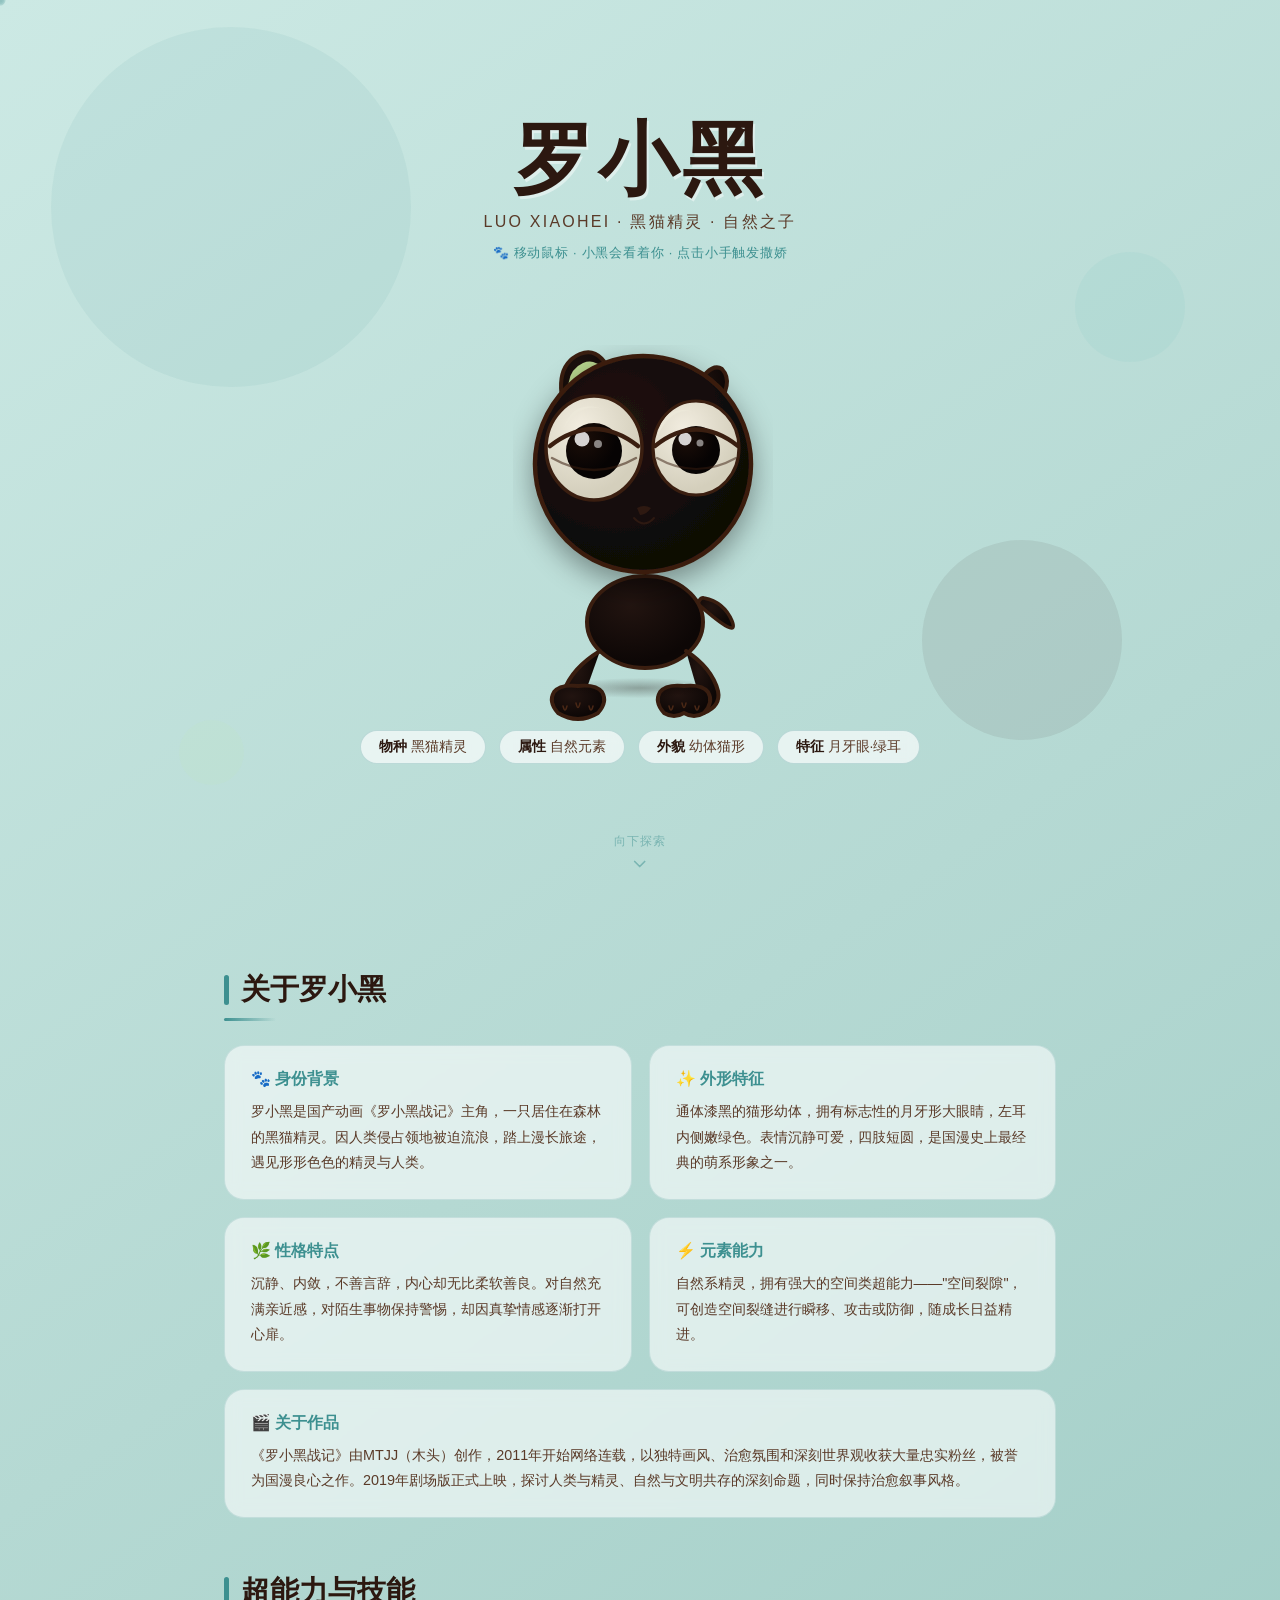
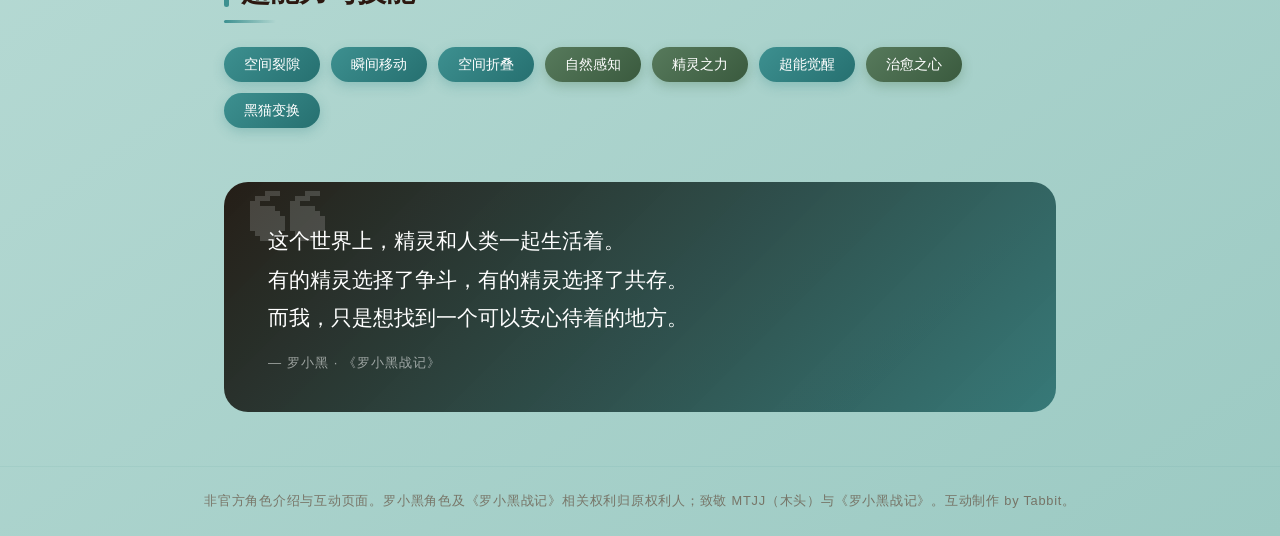
<file: luoxiaohei/index.html>
<!DOCTYPE html>
<html lang="zh-CN">
<head>
<meta charset="UTF-8">
<meta name="viewport" content="width=device-width, initial-scale=1.0">
<title>罗小黑 · Luo Xiaohei</title>
<style>

:root {
  --ink:    #2c1810;
  --teal:   #3d9090;
  --tl2:    #5dbaba;
  --mint:   #d0ecea;
  --mint2:  #b4ddd8;
  --text:   #2a1a12;
  --text2:  #5a3a28;
  --ear:    #c8eba0;
}

*{box-sizing:border-box;margin:0;padding:0}
html{scroll-behavior:smooth}
:focus-visible{outline:3px solid #267070;outline-offset:5px;border-radius:8px}

body{
  font-family:'Noto Sans SC','PingFang SC','Microsoft YaHei',sans-serif;
  background:linear-gradient(145deg,#cce9e4 0%,#b5d9d3 50%,#9ccac3 100%);
  min-height:100vh;color:var(--text);overflow-x:hidden;
}

/* ── decorative bg circles ── */
.deco{position:fixed;inset:0;pointer-events:none;overflow:hidden;z-index:0}
.deco span{position:absolute;border-radius:50%;opacity:.07;animation:dfl linear infinite}
.deco span:nth-child(1){width:360px;height:360px;background:var(--teal);top:3%;left:4%;animation-duration:22s}
.deco span:nth-child(2){width:200px;height:200px;background:var(--ink);top:60%;left:72%;animation-duration:18s;animation-delay:-6s}
.deco span:nth-child(3){width:110px;height:110px;background:var(--tl2);top:28%;left:84%;animation-duration:14s;animation-delay:-3s}
.deco span:nth-child(4){width:65px;height:65px;background:var(--ear);top:80%;left:14%;animation-duration:10s;animation-delay:-8s}
@keyframes dfl{0%{transform:translateY(0) rotate(0deg)}50%{transform:translateY(-26px) rotate(180deg)}100%{transform:translateY(0) rotate(360deg)}}

/* ── HERO ── */
.hero{
  position:relative;z-index:1;
  min-height:100vh;
  display:flex;align-items:center;justify-content:center;
  flex-direction:column;gap:24px;
  padding:50px 20px 70px;
}

/* Title */
.title h1{
  font-family:'Noto Serif SC',serif;
  font-size:clamp(2.8rem,7vw,5rem);font-weight:900;
  color:var(--ink);letter-spacing:.06em;
  text-shadow:2px 3px 0 rgba(255,255,255,.45);line-height:1.1;
  text-align:center;
}
.title .sub{margin-top:8px;font-size:clamp(.78rem,1.8vw,1rem);color:var(--text2);letter-spacing:.14em;font-weight:300;text-align:center}
.title .hint{margin-top:12px;font-size:.8rem;color:var(--teal);letter-spacing:.06em;text-align:center;animation:ph 2.6s ease-in-out infinite}
@keyframes ph{0%,100%{opacity:.4;transform:scale(1)}50%{opacity:1;transform:scale(1.04)}}

/* ── Stage ── */
.stage{position:relative;width:min(100%,360px);height:auto;aspect-ratio:6/7;flex:none}
.stage svg{display:block;width:100%;height:100%;overflow:visible}
@media(max-width:420px){.hero{gap:20px;padding:36px 16px 64px}.stage{width:min(100%,360px)}}
/* floor shadow */
.stage::after{
  content:'';position:absolute;bottom:8px;left:50%;
  transform:translateX(-50%);
  width:150px;height:20px;
  background:radial-gradient(ellipse,rgba(20,8,3,.28) 0%,transparent 72%);
  border-radius:50%;
  animation:shd 3.2s ease-in-out infinite;
}
@keyframes shd{0%,100%{transform:translateX(-50%) scaleX(1);opacity:.7}50%{transform:translateX(-50%) scaleX(.8);opacity:.4}}

/* Float */
#lxh{animation:fl 3.2s ease-in-out infinite;transform-origin:center 88%;cursor:pointer}
@keyframes fl{0%,100%{transform:translateY(0)}50%{transform:translateY(-13px)}}

/* Squish */
.sq{animation:sq .5s cubic-bezier(.36,.07,.19,.97) both!important}
@keyframes sq{0%{transform:scale(1,1)}15%{transform:scale(1.18,.82)}30%{transform:scale(.87,1.15)}50%{transform:scale(1.09,.91)}70%{transform:scale(.94,1.06)}88%{transform:scale(1.02,.98)}100%{transform:scale(1,1)}}

/* Blink animation on the eyelid overlay */
@keyframes blk{0%,88%,100%{transform:scaleY(1);opacity:0}93%{transform:scaleY(1);opacity:1}96%{transform:scaleY(1);opacity:0}}
.lid{animation:blk 5s ease-in-out infinite;transform-origin:center;pointer-events:none}
.lid2{animation:blk 5s ease-in-out infinite;animation-delay:.25s;transform-origin:center;pointer-events:none}

/* ── Bubble ── */
.bub{
  position:absolute;top:-2px;left:50%;
  transform:translateX(-50%) scale(0);
  background:#fff;border:2.5px solid var(--teal);border-radius:24px;
  padding:8px 20px;font-size:.95rem;font-weight:700;color:var(--ink);
  white-space:nowrap;pointer-events:none;z-index:20;
  box-shadow:0 4px 18px rgba(58,138,138,.2);
  transition:transform .28s cubic-bezier(.34,1.56,.64,1),opacity .28s;opacity:0;
}
.bub::after{content:'';position:absolute;bottom:-11px;left:50%;transform:translateX(-50%);border:6px solid transparent;border-top-color:var(--teal)}
.bub::before{content:'';position:absolute;bottom:-8px;left:50%;transform:translateX(-50%);border:6px solid transparent;border-top-color:#fff;z-index:1}
.bub.on{transform:translateX(-50%) scale(1);opacity:1}

/* Hearts */
.hrt{position:absolute;pointer-events:none;font-size:1.3rem;animation:hup 1.3s ease-out forwards;z-index:25}
@keyframes hup{0%{opacity:1;transform:translateY(0) scale(1) rotate(0)}60%{opacity:.9;transform:translateY(-65px) scale(1.16) rotate(10deg)}100%{opacity:0;transform:translateY(-125px) scale(.5) rotate(-8deg)}}

/* Chips */
.chips{display:flex;gap:13px;flex-wrap:wrap;justify-content:center}
.chip{background:rgba(255,255,255,.66);border:1.5px solid rgba(58,138,138,.26);border-radius:50px;padding:7px 18px;font-size:.86rem;color:var(--text2);backdrop-filter:blur(6px)}
.chip b{color:var(--ink);font-weight:700;margin-right:4px}

/* Scroll hint */
.sdown{position:absolute;bottom:26px;left:50%;transform:translateX(-50%);display:flex;flex-direction:column;align-items:center;gap:5px;opacity:.5;animation:sb 2.2s ease-in-out infinite}
.sdown span{font-size:.72rem;color:var(--teal);letter-spacing:.1em}
.sdown svg{width:20px;height:20px;stroke:var(--teal)}
@keyframes sb{0%,100%{transform:translateX(-50%) translateY(0)}50%{transform:translateX(-50%) translateY(7px)}}

/* ── Sections ── */
.sec{position:relative;z-index:1;padding:70px 24px 54px;max-width:880px;margin:0 auto}
.sh{font-family:'Noto Serif SC',serif;font-size:1.8rem;font-weight:700;color:var(--ink);margin-bottom:8px;display:flex;align-items:center;gap:12px}
.sh::before{content:'';display:inline-block;width:5px;height:30px;background:var(--teal);border-radius:3px;flex-shrink:0}
.sr{width:52px;height:3px;background:linear-gradient(90deg,var(--teal),transparent);border-radius:2px;margin-bottom:24px}
.grid{display:grid;grid-template-columns:1fr 1fr;gap:17px}
@media(max-width:560px){.grid{grid-template-columns:1fr}}
.card{background:rgba(255,255,255,.58);border:1.5px solid rgba(58,138,138,.17);border-radius:20px;padding:23px 26px;backdrop-filter:blur(8px);transition:transform .2s,box-shadow .2s}
.card:hover{transform:translateY(-4px);box-shadow:0 12px 36px rgba(20,10,5,.11)}
.card h3{font-family:'Noto Serif SC',serif;font-size:1rem;font-weight:700;color:var(--teal);margin-bottom:9px;display:flex;align-items:center;gap:7px}
.card p{font-size:.9rem;line-height:1.78;color:var(--text2)}
.card.w{grid-column:1/-1}
.tags{display:flex;flex-wrap:wrap;gap:11px;margin-top:5px}
.tag{background:linear-gradient(135deg,var(--teal),#267070);color:#fff;border-radius:50px;padding:8px 20px;font-size:.88rem;box-shadow:0 4px 12px rgba(58,138,138,.3);transition:transform .18s}
.tag:hover{transform:translateY(-2px) scale(1.04)}
.tag.g{background:linear-gradient(135deg,#577a5c,#3a5a3e);box-shadow:0 4px 12px rgba(58,100,58,.28)}
.qcard{background:linear-gradient(135deg,rgba(22,10,3,.9),rgba(36,106,106,.85));border-radius:24px;padding:40px 44px;color:#fff;position:relative;overflow:hidden}
.qcard::before{content:'❝';position:absolute;top:12px;left:26px;font-size:5rem;opacity:.16;font-family:serif;line-height:1}
.qcard blockquote{font-family:'Noto Serif SC',serif;font-size:clamp(1rem,2.5vw,1.3rem);line-height:1.85;position:relative;z-index:1}
.qcard cite{display:block;margin-top:16px;font-size:.82rem;color:rgba(255,255,255,.55);font-style:normal;letter-spacing:.08em}

footer{position:relative;z-index:1;text-align:center;padding:26px 20px;font-size:.8rem;color:var(--text2);opacity:.6;letter-spacing:.06em;border-top:1px solid rgba(58,138,138,.13)}

/* cursor trail */
.ct{display:none;position:fixed;border-radius:50%;pointer-events:none;z-index:9999;transform:translate(-50%,-50%);background:rgba(58,138,138,.42)}
@media (hover:hover) and (pointer:fine){.ct{display:block}}
@media(prefers-reduced-motion:reduce){html{scroll-behavior:auto}*,*::before,*::after{animation-duration:.01ms!important;animation-iteration-count:1!important;transition-duration:.01ms!important;scroll-behavior:auto!important}.ct{display:none!important}}
#ct0{width:11px;height:11px;opacity:.55}
#ct1{width:8px;height:8px;opacity:.35}
#ct2{width:5px;height:5px;opacity:.2}
</style>
</head>
<body>

<div class="deco"><span></span><span></span><span></span><span></span></div>
<div class="ct" id="ct0"></div>
<div class="ct" id="ct1"></div>
<div class="ct" id="ct2"></div>

<!-- ═══ HERO ═══ -->
<header class="hero">
  <div class="title">
    <h1>罗小黑</h1>
    <div class="sub">LUO XIAOHEI · 黑猫精灵 · 自然之子</div>
    <div class="hint">🐾 移动鼠标 · 小黑会看着你 · 点击小手触发撒娇</div>
  </div>

  <div class="stage" id="stage">
    <div class="bub" id="bub" role="status" aria-live="polite">🐾 摸摸我嘛～</div>

    <!--
    ════════════════════════════════════════════════
      LXHEI SVG  viewBox="0 0 360 420"
      Design brief (v3 – clean anime style):
      ─ Head: nearly perfect large circle (r≈105),
        solid #1a0e0a fill, 4px #3a1e10 stroke.
        Proportionally dominant (most of the char).
      ─ Left ear: rounded-triangle path, same black fill,
        inner green fill (no separate stroke on inner).
      ─ Right ear: smaller, tucked slightly right.
      ─ Eyes: each eye has:
          1. cream-white ellipse (sclera, no inner rings)
          2. a solid black pupil circle (moves with mouse)
          3. ONE clean white crescent arc in top-left
             of the sclera (the signature highlight)
          4. one small bright dot
        NO dark brown rings cutting through the sclera.
        NO overlapping ellipses inside the eye.
      ─ Body: small simple oval below head, same black.
        NO crease lines on body.
      ─ Paws: two short stubby arms, ends in a simple
        rounded rectangle paw with 3 subtle toe bumps
        drawn as one smooth path.  No separate circles.
      ─ Tail: clean single bezier curve.
      ─ Sajiao overlay: two simple closed-eye arcs
        + soft pink cheek ellipses.
    ════════════════════════════════════════════════
    -->
    <svg id="lxh" viewBox="0 0 360 420" width="360" height="420" role="img" aria-label="罗小黑角色插画"
         xmlns="http://www.w3.org/2000/svg" style="overflow:visible">
      <defs>
        <radialGradient id="gbk" cx="38%" cy="32%" r="62%">
          <stop offset="0%" stop-color="#221410"/>
          <stop offset="100%" stop-color="#0d0706"/>
        </radialGradient>
        <radialGradient id="gsc" cx="36%" cy="30%" r="65%">
          <stop offset="0%" stop-color="#f2ede0"/>
          <stop offset="100%" stop-color="#d4cfbc"/>
        </radialGradient>
        <radialGradient id="gpup" cx="30%" cy="28%" r="60%">
          <stop offset="0%" stop-color="#1c0e08"/>
          <stop offset="100%" stop-color="#060303"/>
        </radialGradient>
        <!-- clip pupils inside sclera -->
        <clipPath id="clL"><ellipse cx="134" cy="162" rx="48" ry="52"/></clipPath>
        <clipPath id="clR"><ellipse cx="236" cy="162" rx="43" ry="47"/></clipPath>
        <!-- soft shadow for whole body -->
        <filter id="fshadow" x="-10%" y="-5%" width="120%" height="125%">
          <feDropShadow dx="0" dy="10" stdDeviation="14" flood-color="rgba(12,5,2,.38)"/>
        </filter>
        <!-- blush blur -->
        <filter id="fbl"><feGaussianBlur stdDeviation="5"/></filter>
      </defs>

      <!-- ══ TAIL ══ -->
      <path d="M238 318 Q280 355 272 335 Q264 316 244 312 Q240 311 238 318Z"
            fill="url(#gbk)" stroke="#3a1e10" stroke-width="3.5"
            stroke-linecap="round" stroke-linejoin="round"/>

      <!-- ══ BODY (small oval) ══ -->
      <ellipse cx="185" cy="336" rx="58" ry="46"
               fill="url(#gbk)" stroke="#3a1e10" stroke-width="4"/>

      <!-- ══ LEFT EAR ══ -->
      <path d="M110 140 Q88 82 120 68 Q145 58 156 106Z"
            fill="url(#gbk)" stroke="#3a1e10" stroke-width="4" stroke-linejoin="round"/>
      <!-- inner green – no stroke, just fill -->
      <path d="M115 136 Q98 88 123 77 Q142 69 151 104Z"
            fill="#c6e89a" opacity=".92"/>

      <!-- ══ RIGHT EAR ══ -->
      <path d="M228 116 Q248 74 262 83 Q275 97 254 124Z"
            fill="url(#gbk)" stroke="#3a1e10" stroke-width="4" stroke-linejoin="round"/>

      <!-- ══ HEAD (dominant large circle) ══ -->
      <circle cx="183" cy="178" r="108"
              fill="url(#gbk)" stroke="#3a1e10" stroke-width="4.5"
              filter="url(#fshadow)"/>

      <!-- ══ BLUSH (sajiao only) ══ -->
      <ellipse id="blL" cx="118" cy="204" rx="22" ry="14"
               fill="#e04848" opacity="0" filter="url(#fbl)"/>
      <ellipse id="blR" cx="244" cy="207" rx="19" ry="12"
               fill="#e04848" opacity="0" filter="url(#fbl)"/>

      <!-- ════════════════════════════
           LEFT EYE
           Sclera centre: 134, 162  rx48 ry52
      ════════════════════════════ -->
      <!-- sclera – clean white ellipse, NO inner rings -->
      <ellipse cx="134" cy="162" rx="48" ry="52"
               fill="url(#gsc)" stroke="#3a1e10" stroke-width="3.5"/>

      <!-- crescent moon highlight: a white arc shape at top-left of sclera -->
      <!-- Achieved via a path that traces a crescent between two arcs -->
      <path id="moonL"
            d="M102 150
               Q110 108 150 126
               Q122 112 104 142
               Z"
            fill="#ede9da" opacity=".92"/>

      <!-- pupil (moves via JS) -->
      <g id="pupL" clip-path="url(#clL)">
        <circle cx="134" cy="165" r="28" fill="url(#gpup)"/>
        <!-- single bright sparkle dot -->
        <circle cx="122" cy="153" r="7.5" fill="rgba(255,255,255,.82)"/>
        <circle cx="138" cy="158" r="4"   fill="rgba(255,255,255,.5)"/>
      </g>

      <!-- upper eyelid curve (anime thick lid) -->
      <path d="M90 160 Q134 126 178 160"
            fill="none" stroke="#3a1e10" stroke-width="4.5" stroke-linecap="round"/>
      <!-- lower lid subtle -->
      <path d="M92 172 Q134 196 176 172"
            fill="none" stroke="#3a1e10" stroke-width="2.5" stroke-linecap="round" opacity=".55"/>

      <!-- blink lid (black fill that scales down to cover eye, normally opacity=0) -->
      <ellipse class="lid" cx="134" cy="162" rx="48" ry="52"
               fill="#140a06" stroke="none" opacity="0"/>

      <!-- ════════════════════════════
           RIGHT EYE
           Sclera centre: 236, 162  rx43 ry47
      ════════════════════════════ -->
      <ellipse cx="236" cy="162" rx="43" ry="47"
               fill="url(#gsc)" stroke="#3a1e10" stroke-width="3.2"/>

      <!-- crescent highlight right -->
      <path id="moonR"
            d="M197 152
               Q204 112 242 129
               Q216 116 200 145
               Z"
            fill="#ede9da" opacity=".92"/>

      <!-- pupil right -->
      <g id="pupR" clip-path="url(#clR)">
        <circle cx="236" cy="164" r="24" fill="url(#gpup)"/>
        <circle cx="225" cy="153" r="6.5" fill="rgba(255,255,255,.82)"/>
        <circle cx="240" cy="157" r="3.5" fill="rgba(255,255,255,.5)"/>
      </g>

      <!-- upper lid right -->
      <path d="M195 160 Q236 127 278 160"
            fill="none" stroke="#3a1e10" stroke-width="4.2" stroke-linecap="round"/>
      <!-- lower lid right -->
      <path d="M197 172 Q236 194 276 172"
            fill="none" stroke="#3a1e10" stroke-width="2.2" stroke-linecap="round" opacity=".5"/>

      <!-- blink lid right -->
      <ellipse class="lid2" cx="236" cy="162" rx="43" ry="47"
               fill="#140a06" stroke="none" opacity="0"/>

      <!-- ══ NOSE (tiny) ══ -->
      <path d="M177 222 Q184 218 191 222 Q186 229 180 229Z"
            fill="#4a2816" opacity=".48"/>
      <!-- mouth -->
      <path d="M174 232 Q184 243 194 232"
            fill="none" stroke="#4a2816" stroke-width="2" stroke-linecap="round" opacity=".44"/>

      <!-- ══ SAJIAO EYE OVERLAY (hidden by default) ══ -->
      <g id="happyEyes" opacity="0" pointer-events="none">
        <!-- left eye closed arc filled black -->
        <path d="M90 162 Q134 188 178 162 L178 172 Q134 200 90 172 Z"
              fill="#140a06"/>
        <path d="M91 162 Q134 186 177 162"
              fill="none" stroke="#3a1e10" stroke-width="4" stroke-linecap="round"/>
        <!-- right -->
        <path d="M195 162 Q236 186 277 162 L277 172 Q236 198 195 172 Z"
              fill="#140a06"/>
        <path d="M196 162 Q236 185 276 162"
              fill="none" stroke="#3a1e10" stroke-width="3.8" stroke-linecap="round"/>
        <!-- blush in overlay -->
        <ellipse cx="114" cy="205" rx="25" ry="15" fill="#e85858" opacity=".32" filter="url(#fbl)"/>
        <ellipse cx="248" cy="208" rx="22" ry="13" fill="#e85858" opacity=".32" filter="url(#fbl)"/>
        <!-- happy mouth -->
        <path d="M170 234 Q184 248 198 234"
              fill="none" stroke="#4a2816" stroke-width="2.5" stroke-linecap="round" opacity=".6"/>
      </g>

      <!-- ══ SPARKLES ══ -->
      <g id="spk" opacity="0" pointer-events="none">
        <text x="52"  y="92"  font-size="20" fill="#c8a040">✦</text>
        <text x="292" y="86"  font-size="16" fill="#5dbaba">✦</text>
        <text x="285" y="250" font-size="12" fill="#c8a040">✧</text>
        <text x="60"  y="258" font-size="11" fill="#5dbaba">✧</text>
      </g>

      <!-- ══ LEFT PAW ══ -->
      <!-- Simple smooth arm + rounded paw shape with 3-toe bumps as one path -->
      <g id="pawL" class="paw" role="button" tabindex="0" aria-label="触摸左爪，让小黑撒娇" style="cursor:pointer">
        <!-- arm -->
        <path d="M140 365 Q112 382 104 405 Q101 420 118 427"
              fill="url(#gbk)" stroke="#3a1e10" stroke-width="4"
              stroke-linecap="round" stroke-linejoin="round"/>
        <!-- paw as one rounded rect-ish shape -->
        <path d="M98 427 Q88 416 94 406 Q100 398 118 400
                 Q136 398 142 406 Q148 416 138 427
                 Q128 433 118 433 Q108 433 98 427Z"
              fill="url(#gbk)" stroke="#3a1e10" stroke-width="3.8"/>
        <!-- 3 toe bump lines -->
        <path d="M103 420 Q105 428 107 420" fill="none" stroke="#4a2816" stroke-width="1.5" stroke-linecap="round"/>
        <path d="M116 417 Q118 426 120 417" fill="none" stroke="#4a2816" stroke-width="1.5" stroke-linecap="round"/>
        <path d="M129 420 Q131 428 133 420" fill="none" stroke="#4a2816" stroke-width="1.5" stroke-linecap="round"/>
        <!-- hit area -->
        <ellipse id="pawLhit" cx="118" cy="416" rx="34" ry="28" fill="transparent"/>
      </g>

      <!-- ══ RIGHT PAW ══ -->
      <g id="pawR" class="paw" role="button" tabindex="0" aria-label="触摸右爪，让小黑撒娇" style="cursor:pointer">
        <!-- arm -->
        <path d="M226 365 Q252 382 258 405 Q261 420 244 427"
              fill="url(#gbk)" stroke="#3a1e10" stroke-width="4"
              stroke-linecap="round" stroke-linejoin="round"/>
        <!-- paw -->
        <path d="M224 427 Q214 433 204 427 Q194 416 200 406
                 Q206 398 224 400 Q242 398 248 406 Q254 416 244 427
                 Q234 433 224 427Z"
              fill="url(#gbk)" stroke="#3a1e10" stroke-width="3.8"/>
        <!-- toes -->
        <path d="M209 420 Q211 428 213 420" fill="none" stroke="#4a2816" stroke-width="1.5" stroke-linecap="round"/>
        <path d="M222 417 Q224 426 226 417" fill="none" stroke="#4a2816" stroke-width="1.5" stroke-linecap="round"/>
        <path d="M235 420 Q237 428 239 420" fill="none" stroke="#4a2816" stroke-width="1.5" stroke-linecap="round"/>
        <!-- hit area -->
        <ellipse id="pawRhit" cx="224" cy="416" rx="34" ry="28" fill="transparent"/>
      </g>

    </svg>
  </div>

  <div class="chips">
    <div class="chip"><b>物种</b>黑猫精灵</div>
    <div class="chip"><b>属性</b>自然元素</div>
    <div class="chip"><b>外貌</b>幼体猫形</div>
    <div class="chip"><b>特征</b>月牙眼·绿耳</div>
  </div>

  <div class="sdown">
    <span>向下探索</span>
    <svg viewBox="0 0 24 24" fill="none" stroke-width="2" stroke-linecap="round" stroke-linejoin="round">
      <polyline points="6 9 12 15 18 9"/>
    </svg>
  </div>
</header>

<!-- ═══ ABOUT ═══ -->
<section class="sec">
  <h2 class="sh">关于罗小黑</h2>
  <div class="sr"></div>
  <div class="grid">
    <div class="card">
      <h3>🐾 身份背景</h3>
      <p>罗小黑是国产动画《罗小黑战记》主角，一只居住在森林的黑猫精灵。因人类侵占领地被迫流浪，踏上漫长旅途，遇见形形色色的精灵与人类。</p>
    </div>
    <div class="card">
      <h3>✨ 外形特征</h3>
      <p>通体漆黑的猫形幼体，拥有标志性的月牙形大眼睛，左耳内侧嫩绿色。表情沉静可爱，四肢短圆，是国漫史上最经典的萌系形象之一。</p>
    </div>
    <div class="card">
      <h3>🌿 性格特点</h3>
      <p>沉静、内敛，不善言辞，内心却无比柔软善良。对自然充满亲近感，对陌生事物保持警惕，却因真挚情感逐渐打开心扉。</p>
    </div>
    <div class="card">
      <h3>⚡ 元素能力</h3>
      <p>自然系精灵，拥有强大的空间类超能力——"空间裂隙"，可创造空间裂缝进行瞬移、攻击或防御，随成长日益精进。</p>
    </div>
    <div class="card w">
      <h3>🎬 关于作品</h3>
      <p>《罗小黑战记》由MTJJ（木头）创作，2011年开始网络连载，以独特画风、治愈氛围和深刻世界观收获大量忠实粉丝，被誉为国漫良心之作。2019年剧场版正式上映，探讨人类与精灵、自然与文明共存的深刻命题，同时保持治愈叙事风格。</p>
    </div>
  </div>
</section>

<!-- ═══ ABILITIES ═══ -->
<section class="sec" style="padding-top:0">
  <h2 class="sh">超能力与技能</h2>
  <div class="sr"></div>
  <div class="tags">
    <span class="tag">空间裂隙</span>
    <span class="tag">瞬间移动</span>
    <span class="tag">空间折叠</span>
    <span class="tag g">自然感知</span>
    <span class="tag g">精灵之力</span>
    <span class="tag">超能觉醒</span>
    <span class="tag g">治愈之心</span>
    <span class="tag">黑猫变换</span>
  </div>
</section>

<!-- ═══ QUOTE ═══ -->
<section class="sec" style="padding-top:0">
  <div class="qcard">
    <blockquote>
      这个世界上，精灵和人类一起生活着。<br>
      有的精灵选择了争斗，有的精灵选择了共存。<br>
      而我，只是想找到一个可以安心待着的地方。
    </blockquote>
    <cite>— 罗小黑 · 《罗小黑战记》</cite>
  </div>
</section>

<footer>非官方角色介绍与互动页面。罗小黑角色及《罗小黑战记》相关权利归原权利人；致敬 MTJJ（木头）与《罗小黑战记》。互动制作 by Tabbit。</footer>

<script>
(function(){
"use strict";
const svg=document.getElementById('lxh'), stage=document.getElementById('stage');
const pupL=document.getElementById('pupL'), pupR=document.getElementById('pupR');
const EL={x:134,y:165,r:16}, ER={x:236,y:164,r:13};
const prefersReduced=window.matchMedia('(prefers-reduced-motion: reduce)');
let pointer=null, raf=0;
function movePupil(grp,ctr,p){const r=svg.getBoundingClientRect();if(!r.width||!r.height)return;const x=(p.x-r.left)*360/r.width,y=(p.y-r.top)*420/r.height,dx=x-ctr.x,dy=y-ctr.y,d=Math.hypot(dx,dy)||1,k=Math.min(d,ctr.r)/d;grp.setAttribute('transform',`translate(${(dx*k).toFixed(2)},${(dy*k).toFixed(2)})`);}
function track(){if(!pointer){raf=0;return;}movePupil(pupL,EL,pointer);movePupil(pupR,ER,pointer);raf=requestAnimationFrame(track);}
document.addEventListener('pointermove',e=>{if(e.pointerType==='mouse'||e.pointerType==='pen'){pointer={x:e.clientX,y:e.clientY};if(!raf&&!prefersReduced.matches)raf=requestAnimationFrame(track);}},{passive:true});
const msgs=['🐾 摸摸我嘛～','💙 抱抱小黑！','✨ 要吃鱼鱼！','🌿 陪我玩嘛～','😿 不许走！','💫 小黑撒娇！','🐟 鱼！鱼！鱼！','🌸 主人快看我！','😽 揉耳朵嘛～','💖 喜欢你啦！'];
let mi=0,active=false,tid=0;
const bub=document.getElementById('bub'),heyes=document.getElementById('happyEyes'),spk=document.getElementById('spk'),blL=document.getElementById('blL'),blR=document.getElementById('blR'),charS=svg;
function spawnHeart(x,y){const pool=['❤️','💙','💚','💜','✨','🐾','💖','🌿'],h=document.createElement('span');h.className='hrt';h.setAttribute('aria-hidden','true');h.textContent=pool[Math.floor(Math.random()*pool.length)];const r=stage.getBoundingClientRect();h.style.left=(x-r.left+(Math.random()-.5)*44)+'px';h.style.top=(y-r.top-8)+'px';stage.appendChild(h);h.addEventListener('animationend',()=>h.remove(),{once:true});}
function doSajiao(e){if(active)return;active=true;bub.textContent=msgs[mi++%msgs.length];bub.classList.add('on');heyes.setAttribute('opacity','1');spk.setAttribute('opacity','1');blL.setAttribute('opacity','.5');blR.setAttribute('opacity','.5');if(!prefersReduced.matches){charS.classList.add('sq');charS.addEventListener('animationend',()=>charS.classList.remove('sq'),{once:true});const x=e&&Number.isFinite(e.clientX)?e.clientX:innerWidth/2,y=e&&Number.isFinite(e.clientY)?e.clientY:innerHeight/2;for(let i=0;i<5;i++)setTimeout(()=>spawnHeart(x,y),i*100);}clearTimeout(tid);tid=setTimeout(()=>{bub.classList.remove('on');heyes.setAttribute('opacity','0');spk.setAttribute('opacity','0');blL.setAttribute('opacity','0');blR.setAttribute('opacity','0');active=false;},2500);}
document.querySelectorAll('.paw').forEach(paw=>{paw.addEventListener('pointerdown',e=>{if(e.button!==undefined&&e.button!==0)return;e.preventDefault();doSajiao(e);});paw.addEventListener('keydown',e=>{if(e.key==='Enter'||e.key===' '){e.preventDefault();doSajiao(null);}});});
charS.addEventListener('pointerenter',()=>{if(!active)spk.setAttribute('opacity','.6')});charS.addEventListener('pointerleave',()=>{if(!active)spk.setAttribute('opacity','0')});
})();
</script>
</body>
</html>
</file>
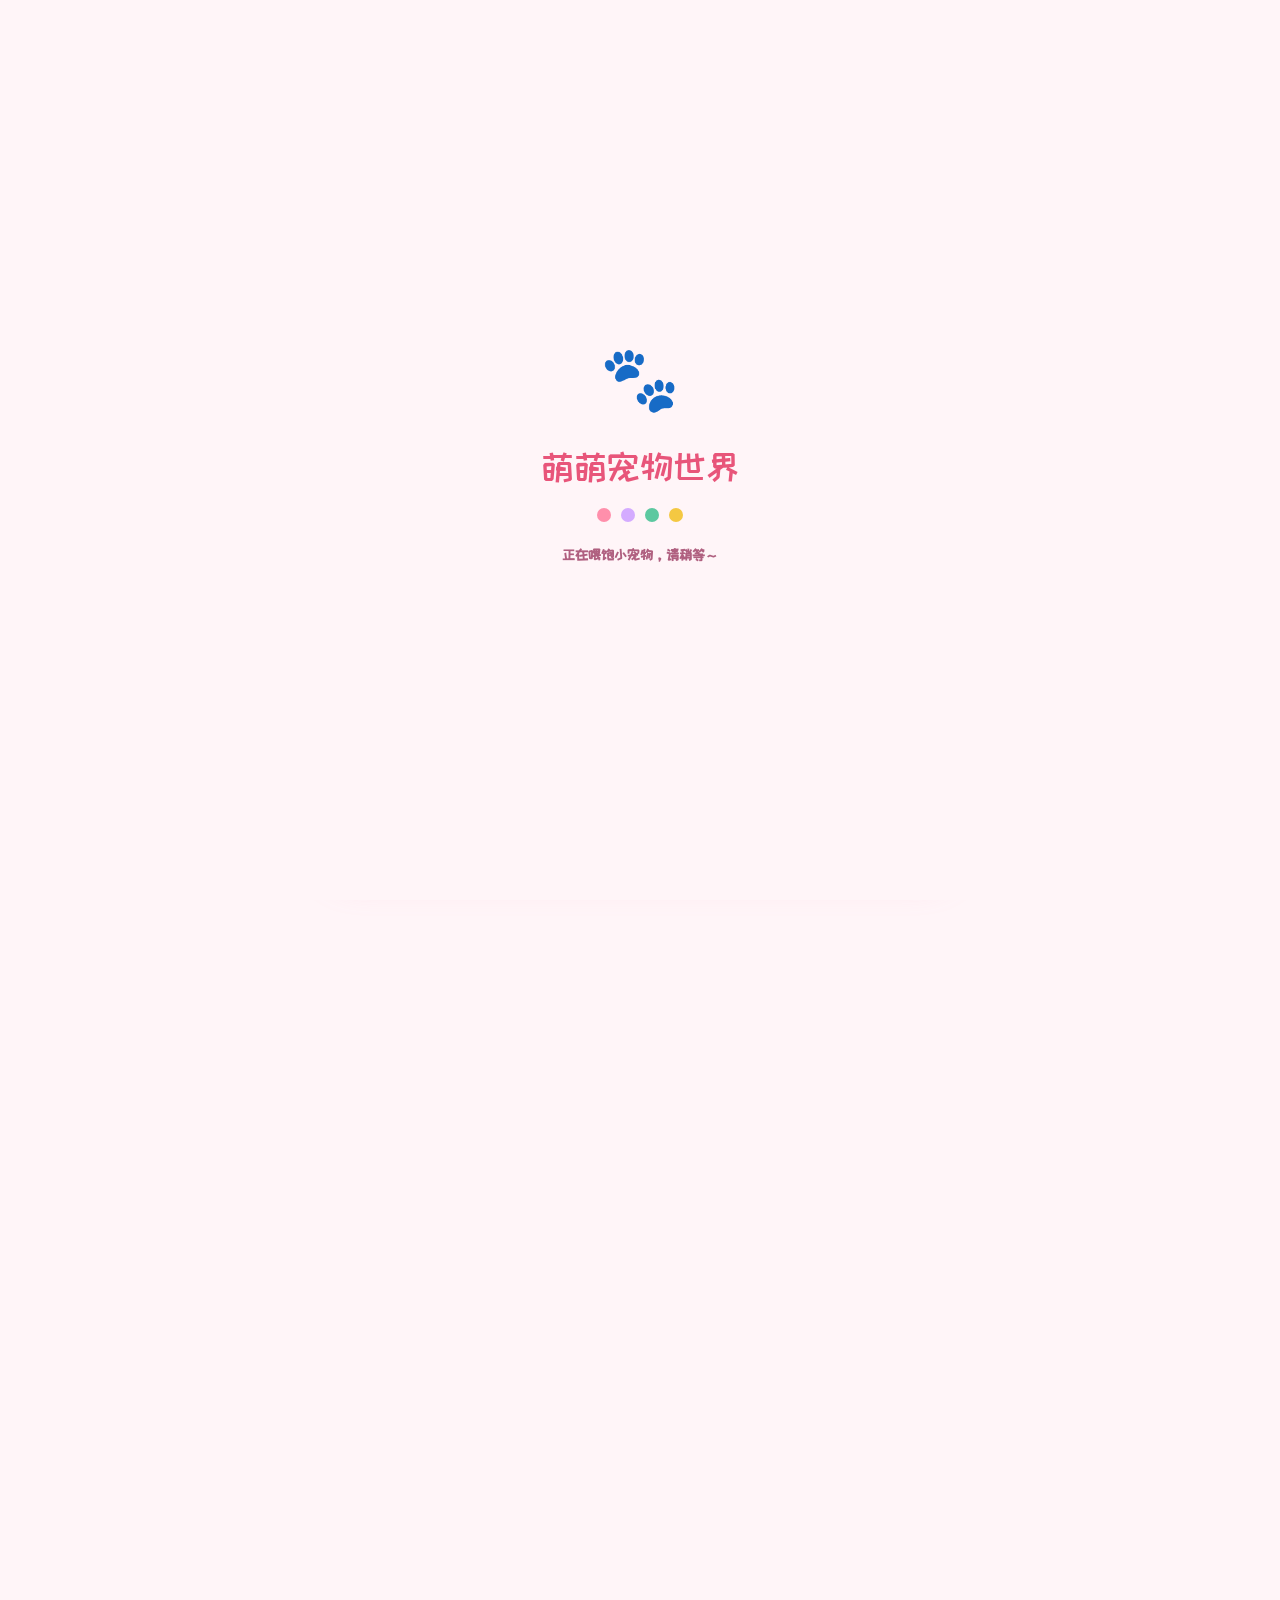
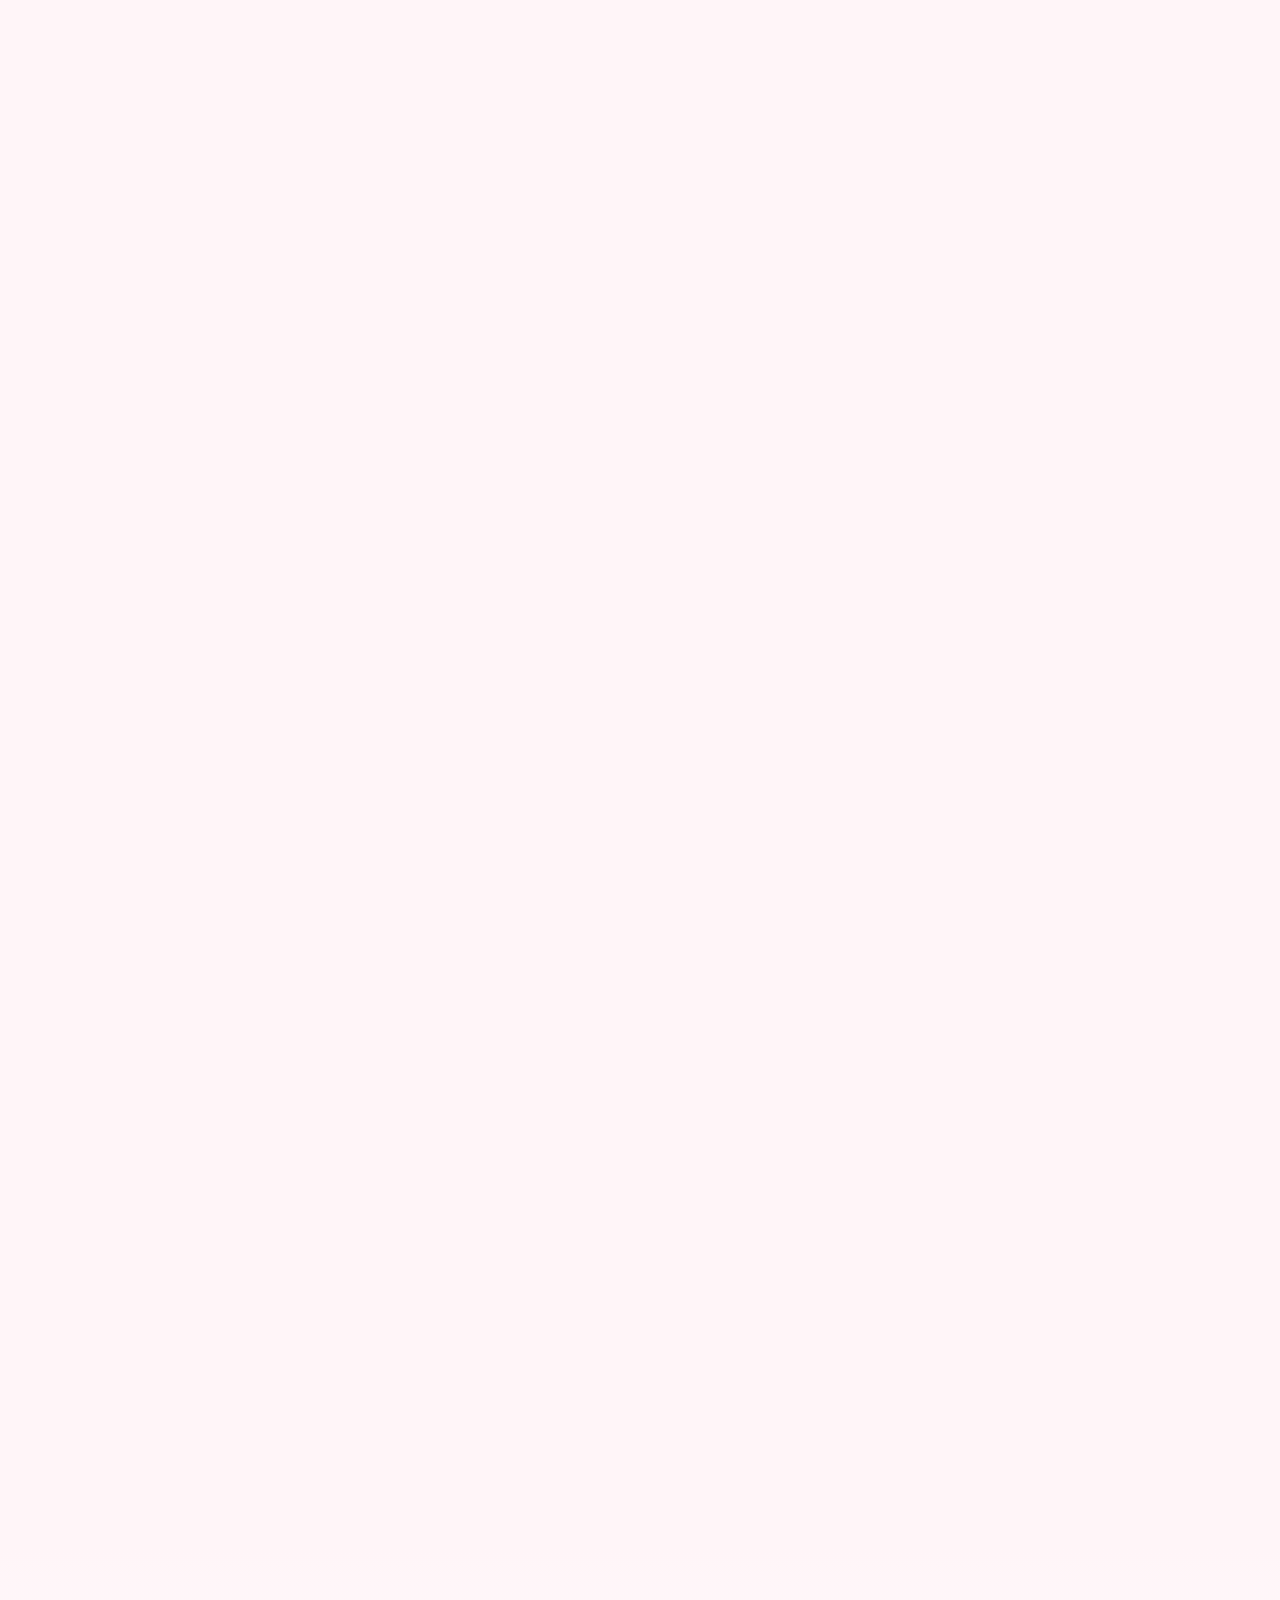
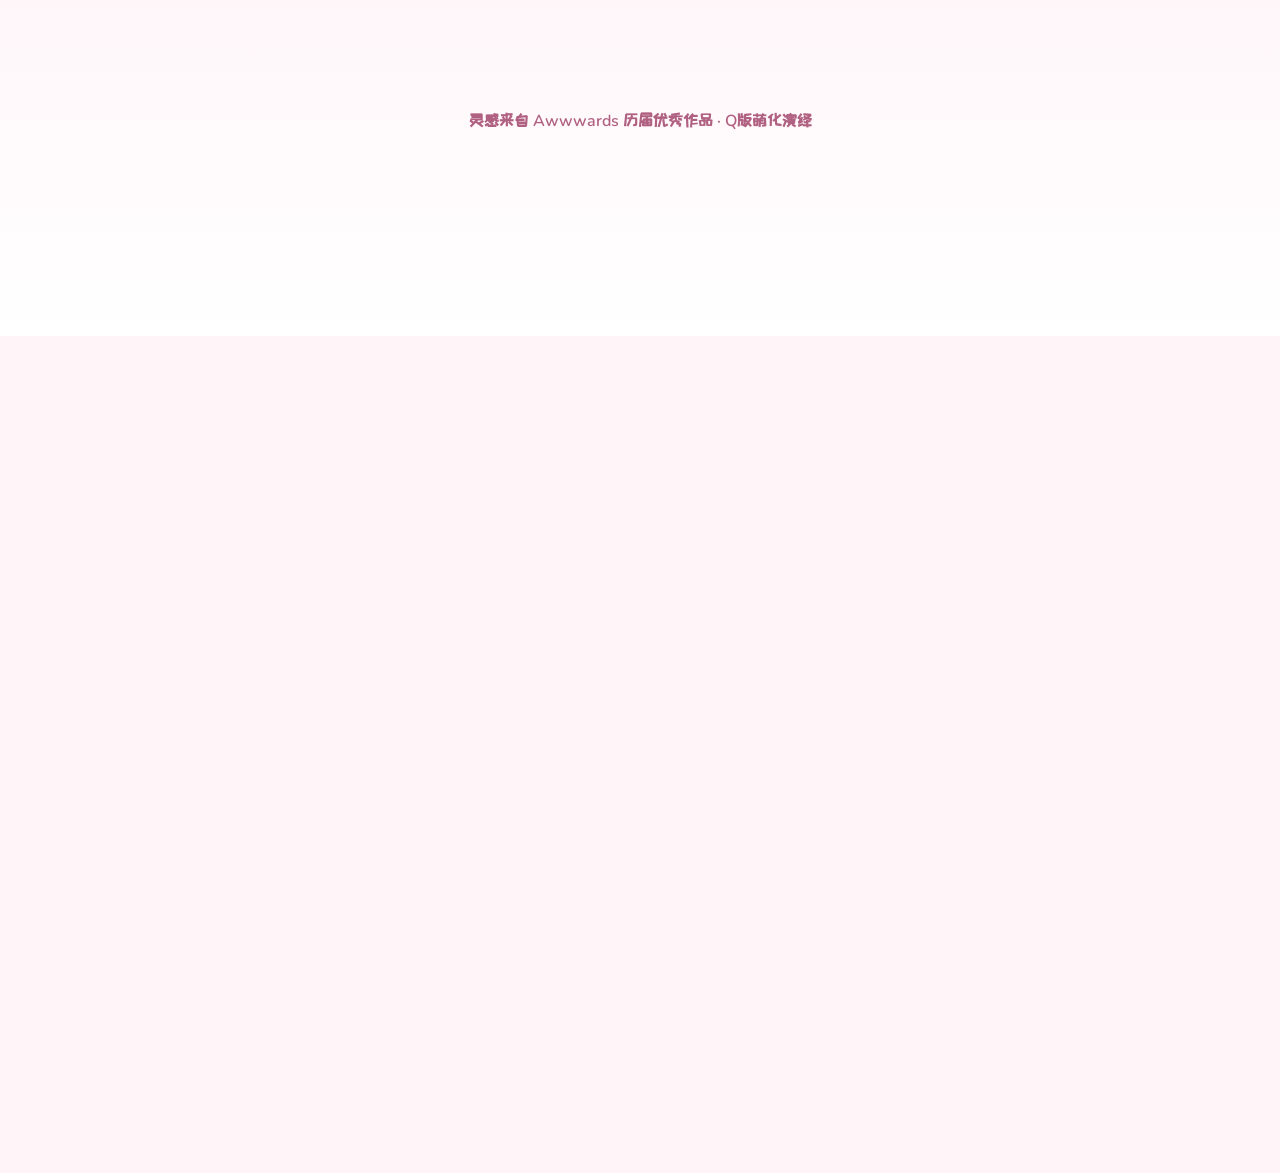
<file: pet-world/index.html>
<!DOCTYPE html>
<html lang="zh-CN">
<head>
<meta charset="UTF-8">
<meta name="viewport" content="width=device-width, initial-scale=1.0">
<title>🌸 萌萌宠物世界 · Chibi Pet World</title>
<link href="https://fonts.googleapis.com/css2?family=Nunito:wght@400;600;700;800;900&family=ZCOOL+KuaiLe&display=swap" rel="stylesheet">

<!--
╔══════════════════════════════════════════════════════════╗
║   设计系统 · Design System                                ║
║   Project: 萌萌宠物世界 Chibi Pet World                   ║
║                                                           ║
║   Colors:                                                 ║
║   --candy-pink:    #FF8FAB  (甜粉 primary)                ║
║   --candy-yellow:  #FFE4A0  (奶黄)                       ║
║   --candy-mint:    #A8E6CF  (薄荷绿)                     ║
║   --candy-sky:     #87CEEB  (天蓝)                       ║
║   --candy-lavender:#D4ABFF  (薰衣草)                     ║
║   --candy-orange:  #FFB347  (奶橙)                       ║
║   --candy-cream:   #FFF5F8  (奶油底色)                   ║
║   --candy-deep:    #8B5A72  (深莓红 text)                ║
║                                                           ║
║   Typography: Nunito + ZCOOL KuaiLe                      ║
║   Radius: 9999px buttons, 32px cards, 50% pets           ║
║   Motion: spring bounce (cubic-bezier(.34,1.56,.64,1))   ║
║   Theme: 日系软萌Q版，糖果色，圆润无锐角                  ║
╚══════════════════════════════════════════════════════════╝
-->

<style>
/* ==================== CSS 变量系统 ==================== */
:root {
  --pink:     #FF8FAB;
  --pink-l:   #FFD6E3;
  --pink-d:   #E8557A;
  --yellow:   #FFE4A0;
  --yellow-d: #F4C842;
  --mint:     #A8E6CF;
  --mint-d:   #5CC8A0;
  --sky:      #87CEEB;
  --sky-d:    #4BA8D4;
  --lavender: #D4ABFF;
  --lavender-d:#9B59B6;
  --orange:   #FFB347;
  --orange-d: #E8932B;
  --cream:    #FFF5F8;
  --cream-d:  #FFE8F0;
  --deep:     #7A3F5A;
  --deep-l:   #B06080;
  --white:    #FFFFFF;
  --shadow:   0 8px 32px rgba(255,143,171,.22);
  --shadow-lg:0 16px 48px rgba(255,143,171,.28);
  --bounce:   cubic-bezier(.34,1.56,.64,1);
  --spring:   cubic-bezier(.175,.885,.32,1.275);
}

/* ==================== 基础重置 ==================== */
*, *::before, *::after { box-sizing: border-box; margin: 0; padding: 0; }
html { scroll-behavior: smooth; }

body {
  font-family: 'Nunito', 'ZCOOL KuaiLe', sans-serif;
  background: var(--cream);
  color: var(--deep);
  min-height: 100vh;
}

/* ==================== 背景 Canvas 飘落粒子 ==================== */
#bg-canvas {
  position: fixed;
  top: 0; left: 0;
  width: 100%; height: 100%;
  pointer-events: none;
  z-index: 0;
}

/* ==================== 导航栏 ==================== */
.nav {
  position: fixed;
  top: 0; left: 0; right: 0;
  z-index: 100;
  height: 72px;
  background: rgba(255,245,248,.9);
  backdrop-filter: blur(20px);
  border-bottom: 2px solid var(--pink-l);
  display: flex;
  align-items: center;
  justify-content: space-between;
  padding: 0 40px;
  box-shadow: 0 2px 24px rgba(255,143,171,.15);
}

.nav-logo {
  font-family: 'ZCOOL KuaiLe', cursive;
  font-size: 26px;
  color: var(--pink-d);
  display: flex;
  align-items: center;
  gap: 8px;
  cursor: pointer;
}
.nav-logo .logo-icon {
  width: 40px; height: 40px;
  background: linear-gradient(135deg, var(--pink), var(--lavender));
  border-radius: 50%;
  display: flex; align-items: center; justify-content: center;
  font-size: 20px;
  animation: logo-bounce 2s ease-in-out infinite;
}
@keyframes logo-bounce {
  0%,100%{transform:translateY(0) rotate(-5deg)}
  50%{transform:translateY(-6px) rotate(5deg)}
}

.nav-links {
  display: flex; gap: 8px;
  list-style: none;
}
.nav-links li a {
  text-decoration: none;
  color: var(--deep-l);
  font-weight: 700;
  font-size: 15px;
  padding: 8px 18px;
  border-radius: 999px;
  transition: all .25s var(--bounce);
  display: flex; align-items: center; gap: 5px;
}
.nav-links li a:hover {
  background: var(--pink-l);
  color: var(--pink-d);
  transform: translateY(-2px) scale(1.05);
}

.nav-mood {
  display: flex; align-items: center; gap: 10px;
}
.nav-coin {
  background: linear-gradient(135deg, var(--yellow), var(--orange));
  color: var(--deep);
  font-weight: 800;
  font-size: 15px;
  padding: 8px 18px;
  border-radius: 999px;
  box-shadow: 0 4px 12px rgba(255,179,71,.4);
  display: flex; align-items: center; gap: 6px;
  cursor: pointer;
  transition: transform .2s var(--bounce);
}
.nav-coin:hover { transform: scale(1.08); }

/* ==================== 英雄区 ==================== */
.hero {
  position: relative;
  min-height: 100vh;
  display: flex;
  flex-direction: column;
  align-items: center;
  justify-content: center;
  padding: 80px 40px 60px;
  overflow: hidden;
  z-index: 1;
}

.hero-bg-clouds {
  position: absolute;
  top: 0; left: 0; right: 0; bottom: 0;
  pointer-events: none;
  overflow: hidden;
}
.cloud {
  position: absolute;
  border-radius: 999px;
  background: white;
  opacity: .6;
}
.cloud::before, .cloud::after {
  content:'';
  position:absolute;
  background: white;
  border-radius: 50%;
}
.cloud-1 { width:120px;height:40px; top:12%;left:8%; animation:cloud-drift 12s linear infinite; }
.cloud-1::before{width:60px;height:60px;top:-30px;left:15px;}
.cloud-1::after{width:40px;height:40px;top:-18px;left:55px;}
.cloud-2 { width:160px;height:50px; top:20%;right:12%; animation:cloud-drift 18s linear infinite reverse; opacity:.4;}
.cloud-2::before{width:70px;height:70px;top:-35px;left:20px;}
.cloud-2::after{width:50px;height:50px;top:-22px;left:80px;}
.cloud-3 { width:80px;height:28px; top:6%;left:55%; animation:cloud-drift 9s linear infinite; opacity:.5;}
.cloud-3::before{width:45px;height:45px;top:-22px;left:10px;}
.cloud-3::after{width:30px;height:30px;top:-14px;left:40px;}
@keyframes cloud-drift {
  from { transform: translateX(-10px); }
  to   { transform: translateX(20px); }
}

.hero-title {
  font-family: 'ZCOOL KuaiLe', cursive;
  font-size: clamp(42px, 8vw, 84px);
  color: var(--pink-d);
  text-align: center;
  line-height: 1.15;
  position: relative;
  z-index: 2;
  text-shadow: 3px 3px 0 var(--pink-l), 5px 5px 0 rgba(255,143,171,.2);
  animation: title-pop .8s var(--bounce) forwards;
}
@keyframes title-pop {
  from { opacity:0; transform:scale(.6) rotate(-4deg); }
  to   { opacity:1; transform:scale(1) rotate(0deg); }
}

.hero-sub {
  font-size: 20px;
  color: var(--deep-l);
  margin-top: 16px;
  font-weight: 600;
  animation: fade-up .8s .3s both;
}
@keyframes fade-up {
  from { opacity:0; transform:translateY(20px); }
  to   { opacity:1; transform:translateY(0); }
}

.hero-cta {
  margin-top: 36px;
  display: flex; gap: 16px; flex-wrap: wrap; justify-content: center;
  animation: fade-up .8s .5s both;
}
.btn {
  display: inline-flex; align-items: center; gap: 8px;
  padding: 14px 30px;
  border-radius: 999px;
  font-weight: 800;
  font-size: 16px;
  font-family: 'Nunito', sans-serif;
  cursor: pointer;
  border: none;
  transition: all .25s var(--bounce);
  position: relative;
  overflow: hidden;
}
.btn::after {
  content:'';
  position:absolute;
  inset:0;
  background:rgba(255,255,255,.3);
  opacity:0;
  transition:.2s;
}
.btn:hover::after { opacity:1; }
.btn:hover { transform: translateY(-3px) scale(1.05); }
.btn:active { transform: scale(.96); }

.btn-primary {
  background: linear-gradient(135deg, var(--pink), var(--lavender));
  color: white;
  box-shadow: 0 6px 20px rgba(255,143,171,.5);
  font-size: 17px;
  padding: 16px 36px;
}
.btn-secondary {
  background: white;
  color: var(--pink-d);
  border: 2.5px solid var(--pink-l);
  box-shadow: 0 4px 12px rgba(255,143,171,.15);
}

/* ==================== 宠物展示区 & 养成游戏 ==================== */
.section {
  position: relative;
  z-index: 1;
  padding: 80px 40px;
  max-width: 1200px;
  margin: 0 auto;
}
.section-title {
  font-family: 'ZCOOL KuaiLe', cursive;
  font-size: 40px;
  color: var(--pink-d);
  text-align: center;
  margin-bottom: 48px;
  position: relative;
}
.section-title::after {
  content: '';
  display: block;
  width: 80px;
  height: 4px;
  background: linear-gradient(90deg, var(--pink), var(--lavender));
  border-radius: 999px;
  margin: 12px auto 0;
}

/* ==================== 宠物养成区 ==================== */
.pet-zone {
  background: white;
  border-radius: 40px;
  padding: 48px 40px;
  box-shadow: var(--shadow-lg);
  display: grid;
  grid-template-columns: 1fr 1.4fr;
  gap: 60px;
  align-items: start;
  border: 2px solid var(--pink-l);
}

/* 左侧宠物区 */
.pet-display {
  display: flex;
  flex-direction: column;
  align-items: center;
  gap: 24px;
}

.pet-scene {
  width: 260px; height: 260px;
  background: linear-gradient(135deg, #E8F8FF 0%, #FFE8F4 50%, #F0F4FF 100%);
  border-radius: 50%;
  position: relative;
  display: flex; align-items: center; justify-content: center;
  box-shadow: 0 0 0 8px white, 0 0 0 10px var(--pink-l), var(--shadow);
  cursor: pointer;
  transition: transform .3s var(--bounce);
  overflow: visible;
}
.pet-scene:hover { transform: scale(1.05); }
.pet-scene:active { transform: scale(.97); }

/* SVG 宠物角色 */
.pet-svg {
  width: 180px; height: 180px;
  position: relative;
  transition: all .3s var(--bounce);
  filter: drop-shadow(0 8px 16px rgba(255,143,171,.3));
}

/* 宠物状态气泡 */
.pet-bubble {
  position: absolute;
  top: -20px; right: -15px;
  background: white;
  border: 2px solid var(--pink-l);
  border-radius: 20px;
  padding: 6px 14px;
  font-size: 14px;
  font-weight: 700;
  color: var(--deep);
  box-shadow: var(--shadow);
  white-space: nowrap;
  animation: bubble-pop .4s var(--bounce);
  pointer-events: none;
}
.pet-bubble::before {
  content: '';
  position: absolute;
  bottom: -8px; left: 20px;
  width: 0; height: 0;
  border-left: 6px solid transparent;
  border-right: 6px solid transparent;
  border-top: 8px solid var(--pink-l);
}
@keyframes bubble-pop {
  from { opacity:0; transform: scale(.5) translateY(10px); }
  to   { opacity:1; transform: scale(1) translateY(0); }
}

/* 宠物名字 & 等级 */
.pet-info {
  text-align: center;
}
.pet-name {
  font-family: 'ZCOOL KuaiLe', cursive;
  font-size: 28px;
  color: var(--pink-d);
  margin-bottom: 4px;
}
.pet-level {
  display: inline-flex; align-items: center; gap: 6px;
  background: linear-gradient(135deg, var(--yellow), var(--orange));
  color: white;
  padding: 4px 16px;
  border-radius: 999px;
  font-weight: 800;
  font-size: 14px;
}

/* 状态条 */
.pet-stats {
  width: 100%;
  display: flex; flex-direction: column; gap: 10px;
}
.stat-row {
  display: flex; align-items: center; gap: 10px;
}
.stat-label {
  font-weight: 700; font-size: 13px;
  color: var(--deep-l);
  width: 55px; flex-shrink: 0;
  display: flex; align-items: center; gap: 4px;
}
.stat-bar {
  flex: 1;
  height: 14px;
  background: var(--cream-d);
  border-radius: 999px;
  overflow: hidden;
  position: relative;
}
.stat-fill {
  height: 100%;
  border-radius: 999px;
  transition: width .6s var(--bounce);
  position: relative;
}
.stat-fill::after {
  content: '';
  position: absolute;
  top: 2px; left: 6px; right: 6px; height: 4px;
  background: rgba(255,255,255,.5);
  border-radius: 999px;
}
.stat-hp   .stat-fill { background: linear-gradient(90deg,#FF8FAB,#FF6B8A); }
.stat-food .stat-fill { background: linear-gradient(90deg,#FFB347,#FF8C42); }
.stat-happy.stat-fill { background: linear-gradient(90deg,#A8E6CF,#5CC8A0); }
.stat-energy.stat-fill { background: linear-gradient(90deg,#87CEEB,#4BA8D4); }

/* 右侧互动区 */
.pet-interact {
  display: flex; flex-direction: column; gap: 32px;
}

/* 喂食区 */
.feed-zone {
  background: var(--cream);
  border-radius: 28px;
  padding: 24px;
  border: 2px dashed var(--pink-l);
  position: relative;
}
.feed-zone-title {
  font-family: 'ZCOOL KuaiLe', cursive;
  font-size: 20px;
  color: var(--deep);
  margin-bottom: 16px;
  display: flex; align-items: center; gap: 8px;
}
.food-grid {
  display: grid;
  grid-template-columns: repeat(5, 1fr);
  gap: 10px;
}
.food-item {
  width: 100%;
  aspect-ratio: 1;
  background: white;
  border-radius: 18px;
  display: flex;
  flex-direction: column;
  align-items: center;
  justify-content: center;
  cursor: pointer;
  border: 2px solid transparent;
  transition: all .25s var(--bounce);
  box-shadow: 0 3px 10px rgba(0,0,0,.06);
  position: relative;
  user-select: none;
}
.food-item:hover {
  transform: translateY(-4px) scale(1.1);
  border-color: var(--pink-l);
  box-shadow: var(--shadow);
}
.food-item:active { transform: scale(.92); }
.food-icon { font-size: 28px; line-height: 1; }
.food-name { font-size: 10px; font-weight: 700; color: var(--deep-l); margin-top: 3px; }

/* 装扮区 */
.outfit-zone {
  background: var(--cream);
  border-radius: 28px;
  padding: 24px;
  border: 2px solid var(--lavender);
}
.outfit-zone-title {
  font-family: 'ZCOOL KuaiLe', cursive;
  font-size: 20px;
  color: var(--lavender-d);
  margin-bottom: 16px;
  display: flex; align-items: center; gap: 8px;
}
.outfit-tabs {
  display: flex; gap: 8px; margin-bottom: 16px;
}
.outfit-tab {
  padding: 6px 16px;
  border-radius: 999px;
  font-weight: 700;
  font-size: 13px;
  cursor: pointer;
  border: 2px solid var(--lavender);
  background: white;
  color: var(--lavender-d);
  transition: all .2s;
}
.outfit-tab.active {
  background: var(--lavender);
  color: white;
  border-color: transparent;
}
.outfit-grid {
  display: grid;
  grid-template-columns: repeat(5, 1fr);
  gap: 8px;
}
.outfit-item {
  width: 100%;
  aspect-ratio: 1;
  background: white;
  border-radius: 14px;
  display: flex;
  align-items: center;
  justify-content: center;
  cursor: pointer;
  border: 2px solid transparent;
  transition: all .2s var(--bounce);
  font-size: 24px;
  box-shadow: 0 2px 8px rgba(0,0,0,.06);
}
.outfit-item:hover { transform: scale(1.15); border-color: var(--lavender); }
.outfit-item.selected { border-color: var(--lavender-d); background: var(--cream-d); }

/* 行动按钮 */
.action-btns {
  display: grid; grid-template-columns: 1fr 1fr; gap: 10px;
}
.action-btn {
  padding: 13px 16px;
  border-radius: 20px;
  font-weight: 800;
  font-size: 14px;
  font-family: 'Nunito', sans-serif;
  cursor: pointer;
  border: none;
  display: flex;
  align-items: center;
  justify-content: center;
  gap: 6px;
  transition: all .25s var(--bounce);
  color: white;
}
.action-btn:hover { transform: translateY(-3px) scale(1.04); }
.action-btn:active { transform: scale(.95); }
.btn-play   { background: linear-gradient(135deg, var(--pink), var(--lavender)); box-shadow: 0 4px 14px rgba(255,143,171,.45); }
.btn-sleep  { background: linear-gradient(135deg, var(--sky-d), #6B8EFF); box-shadow: 0 4px 14px rgba(107,142,220,.45); }
.btn-bath   { background: linear-gradient(135deg, var(--mint-d), #3DB8A0); box-shadow: 0 4px 14px rgba(92,200,160,.45); }
.btn-walk   { background: linear-gradient(135deg, var(--orange), var(--yellow-d)); box-shadow: 0 4px 14px rgba(255,179,71,.45); }

/* ==================== 迷你游戏区 ==================== */
.games-section {
  padding: 60px 40px 80px;
  max-width: 1200px;
  margin: 0 auto;
  position: relative; z-index: 1;
}

.games-grid {
  display: grid;
  grid-template-columns: 1fr 1fr;
  gap: 32px;
}

.game-card {
  background: white;
  border-radius: 36px;
  padding: 36px;
  box-shadow: var(--shadow);
  border: 2px solid transparent;
  position: relative;
  overflow: hidden;
  transition: all .3s var(--bounce);
}
.game-card:hover {
  transform: translateY(-6px);
  box-shadow: var(--shadow-lg);
}
.game-card::before {
  content: '';
  position: absolute;
  top: 0; left: 0; right: 0;
  height: 5px;
  border-radius: 36px 36px 0 0;
}
.game-card-pink::before   { background: linear-gradient(90deg, var(--pink), var(--lavender)); }
.game-card-mint::before   { background: linear-gradient(90deg, var(--mint), var(--sky)); }
.game-card-yellow::before { background: linear-gradient(90deg, var(--yellow-d), var(--orange)); }
.game-card-sky::before    { background: linear-gradient(90deg, var(--sky), var(--lavender)); }

.game-title {
  font-family: 'ZCOOL KuaiLe', cursive;
  font-size: 24px;
  color: var(--deep);
  margin-bottom: 8px;
  display: flex; align-items: center; gap: 10px;
}
.game-desc { font-size: 13px; color: var(--deep-l); margin-bottom: 20px; font-weight: 600; }

/* 弹弹球游戏 canvas */
#bounce-canvas {
  width: 100%;
  border-radius: 20px;
  background: linear-gradient(135deg, #1a0a2e, #2d1b69, #1a1a4e);
  display: block;
  cursor: pointer;
}

/* 抓星星游戏 */
#star-game {
  position: relative;
  height: 200px;
  background: linear-gradient(180deg, #0D0B2B 0%, #1A0F3E 100%);
  border-radius: 20px;
  overflow: hidden;
  cursor: crosshair;
  user-select: none;
}
.star-score {
  position: absolute;
  top: 12px; right: 14px;
  color: var(--yellow);
  font-weight: 800;
  font-size: 16px;
}
.star-timer {
  position: absolute;
  top: 12px; left: 14px;
  color: var(--mint);
  font-weight: 800;
  font-size: 16px;
}
.falling-star {
  position: absolute;
  font-size: 24px;
  cursor: pointer;
  animation: star-fall linear forwards;
  user-select: none;
}
@keyframes star-fall {
  from { transform: translateY(-40px) rotate(0deg); }
  to   { transform: translateY(240px) rotate(360deg); }
}

/* 记忆翻牌游戏 */
.memory-grid {
  display: grid;
  grid-template-columns: repeat(4, 1fr);
  gap: 10px;
}
.memory-card {
  aspect-ratio: 1;
  border-radius: 16px;
  cursor: pointer;
  position: relative;
  transform-style: preserve-3d;
  transition: transform .5s;
}
.memory-card.flipped { transform: rotateY(180deg); }
.memory-card-back, .memory-card-front {
  position: absolute;
  inset: 0;
  border-radius: 16px;
  display: flex; align-items: center; justify-content: center;
  font-size: 26px;
  backface-visibility: hidden;
}
.memory-card-back {
  background: linear-gradient(135deg, var(--pink-l), var(--lavender));
  color: var(--pink-d);
  font-size: 20px;
  font-weight: 800;
}
.memory-card-front {
  background: white;
  transform: rotateY(180deg);
  box-shadow: 0 2px 12px rgba(0,0,0,.1);
  border: 2px solid var(--pink-l);
}
.memory-card.matched .memory-card-front {
  background: linear-gradient(135deg, var(--mint), #85D4B8);
  border-color: var(--mint-d);
}

/* 节奏点击游戏 */
#rhythm-game {
  height: 180px;
  background: linear-gradient(135deg, #1A0A2E 0%, #3D1078 100%);
  border-radius: 20px;
  position: relative;
  overflow: hidden;
  cursor: pointer;
  display: flex;
  align-items: center;
  justify-content: center;
  gap: 20px;
  padding: 20px;
}
.rhythm-circle {
  width: 60px; height: 60px;
  border-radius: 50%;
  display: flex; align-items: center; justify-content: center;
  font-size: 22px;
  cursor: pointer;
  transition: all .15s;
  position: relative;
  flex-shrink: 0;
}
.rhythm-circle.lit {
  animation: rhythm-pulse .2s var(--bounce);
}
@keyframes rhythm-pulse {
  0%  { transform: scale(.85); opacity:.5; }
  50% { transform: scale(1.3); opacity:1; }
  100%{ transform: scale(1); }
}
.rhythm-ring {
  position: absolute; inset: -6px;
  border-radius: 50%;
  border: 3px solid transparent;
  animation: ring-expand 1.5s linear infinite;
}
@keyframes ring-expand {
  from { transform: scale(1); opacity:.8; }
  to   { transform: scale(1.8); opacity:0; }
}
#rhythm-score {
  position: absolute;
  top: 12px; right: 14px;
  color: var(--yellow);
  font-weight: 800;
  font-size: 16px;
}
#rhythm-combo {
  position: absolute;
  top: 12px; left: 14px;
  color: var(--mint);
  font-weight: 800;
  font-size: 16px;
}
.rhythm-instruction {
  color: rgba(255,255,255,.5);
  font-size: 13px;
  font-weight: 700;
  text-align: center;
  position: absolute;
  bottom: 12px;
  width: 100%;
}

/* ==================== 画廊作品展示区 ==================== */
.gallery-section {
  background: linear-gradient(180deg, var(--cream) 0%, white 100%);
  padding: 80px 40px;
  position: relative; z-index: 1;
}
.gallery-wrapper { max-width: 1200px; margin: 0 auto; }

.gallery-filter {
  display: flex; gap: 10px; flex-wrap: wrap;
  justify-content: center;
  margin-bottom: 40px;
}
.filter-chip {
  padding: 8px 22px;
  border-radius: 999px;
  font-weight: 700;
  font-size: 14px;
  cursor: pointer;
  border: 2px solid var(--pink-l);
  background: white;
  color: var(--deep-l);
  transition: all .2s var(--bounce);
}
.filter-chip:hover { transform: translateY(-2px); }
.filter-chip.active {
  background: linear-gradient(135deg, var(--pink), var(--lavender));
  border-color: transparent;
  color: white;
  box-shadow: 0 4px 14px rgba(255,143,171,.4);
}

.gallery-grid {
  display: grid;
  grid-template-columns: repeat(3, 1fr);
  gap: 28px;
}

.gallery-card {
  border-radius: 30px;
  overflow: hidden;
  box-shadow: var(--shadow);
  background: white;
  cursor: pointer;
  transition: all .35s var(--bounce);
  position: relative;
  border: 2px solid transparent;
  animation: card-appear .6s var(--bounce) both;
}
.gallery-card:hover {
  transform: translateY(-10px) scale(1.02);
  box-shadow: var(--shadow-lg);
  border-color: var(--pink-l);
}
@keyframes card-appear {
  from { opacity:0; transform: scale(.85) translateY(20px); }
  to   { opacity:1; transform: scale(1) translateY(0); }
}

.card-visual {
  height: 200px;
  position: relative;
  overflow: hidden;
  display: flex; align-items: center; justify-content: center;
}

/* 作品卡片唯一渐变背景 */
.cv-1 { background: linear-gradient(135deg, #FF8FAB 0%, #D4ABFF 100%); }
.cv-2 { background: linear-gradient(135deg, #87CEEB 0%, #A8E6CF 100%); }
.cv-3 { background: linear-gradient(135deg, #FFB347 0%, #FFE4A0 100%); }
.cv-4 { background: linear-gradient(135deg, #D4ABFF 0%, #87CEEB 100%); }
.cv-5 { background: linear-gradient(135deg, #A8E6CF 0%, #FFE4A0 100%); }
.cv-6 { background: linear-gradient(135deg, #FF8FAB 0%, #FFB347 100%); }

.card-visual-art {
  font-size: 80px;
  filter: drop-shadow(0 8px 16px rgba(0,0,0,.12));
  transition: transform .4s var(--bounce);
}
.gallery-card:hover .card-visual-art {
  transform: scale(1.2) rotate(8deg);
}

.card-badge {
  position: absolute;
  top: 14px; right: 14px;
  background: rgba(255,255,255,.92);
  color: var(--pink-d);
  font-size: 12px;
  font-weight: 800;
  padding: 5px 12px;
  border-radius: 999px;
  backdrop-filter: blur(8px);
  border: 1.5px solid rgba(255,255,255,.6);
}

.card-body { padding: 22px 24px; }
.card-tag {
  display: inline-flex; align-items: center; gap: 4px;
  font-size: 11px; font-weight: 800;
  text-transform: uppercase;
  letter-spacing: .08em;
  color: var(--pink-d);
  background: var(--pink-l);
  padding: 3px 10px;
  border-radius: 999px;
  margin-bottom: 10px;
}
.card-title {
  font-family: 'ZCOOL KuaiLe', cursive;
  font-size: 20px;
  color: var(--deep);
  margin-bottom: 8px;
  line-height: 1.35;
}
.card-desc {
  font-size: 13px;
  color: var(--deep-l);
  line-height: 1.6;
  font-weight: 600;
}
.card-footer {
  padding: 14px 24px;
  border-top: 1.5px solid var(--cream-d);
  display: flex; align-items: center; justify-content: space-between;
}
.card-author {
  display: flex; align-items: center; gap: 8px;
  font-size: 13px; font-weight: 700; color: var(--deep-l);
}
.author-avatar {
  width: 28px; height: 28px;
  border-radius: 50%;
  display: flex; align-items: center; justify-content: center;
  font-size: 16px;
}
.card-score {
  display: flex; align-items: center; gap: 4px;
  font-size: 13px; font-weight: 800;
  color: var(--yellow-d);
}

/* ==================== 花圃/成就区 ==================== */
.garden-section {
  padding: 60px 40px 80px;
  max-width: 1200px;
  margin: 0 auto;
  position: relative; z-index: 1;
}

.achievements-grid {
  display: grid;
  grid-template-columns: repeat(4, 1fr);
  gap: 20px;
  margin-bottom: 40px;
}
.achievement-card {
  background: white;
  border-radius: 24px;
  padding: 24px 20px;
  text-align: center;
  box-shadow: 0 4px 20px rgba(0,0,0,.06);
  border: 2px solid var(--cream-d);
  transition: all .3s var(--bounce);
  cursor: pointer;
}
.achievement-card:hover {
  transform: translateY(-4px) scale(1.03);
  box-shadow: var(--shadow);
}
.achievement-card.unlocked {
  border-color: var(--yellow-d);
  background: linear-gradient(135deg, #FFF8E1, white);
}
.achievement-icon {
  font-size: 40px;
  margin-bottom: 12px;
  display: block;
  filter: grayscale(0);
}
.achievement-card:not(.unlocked) .achievement-icon { filter: grayscale(1) opacity(.4); }
.achievement-name {
  font-family: 'ZCOOL KuaiLe', cursive;
  font-size: 16px;
  color: var(--deep);
  margin-bottom: 4px;
}
.achievement-desc {
  font-size: 12px;
  color: var(--deep-l);
  font-weight: 600;
}
.achievement-badge {
  display: inline-flex; align-items: center; gap: 3px;
  margin-top: 8px;
  font-size: 11px;
  font-weight: 800;
  padding: 3px 10px;
  border-radius: 999px;
}
.achievement-card.unlocked .achievement-badge {
  background: var(--yellow);
  color: var(--deep);
}
.achievement-card:not(.unlocked) .achievement-badge {
  background: var(--cream-d);
  color: var(--deep-l);
}

/* ==================== 花园(种花游戏) ==================== */
.garden-grid {
  display: grid;
  grid-template-columns: repeat(6, 1fr);
  gap: 16px;
  background: linear-gradient(135deg, #E8F5E9, #F3E5F5);
  border-radius: 32px;
  padding: 32px;
  border: 2px solid var(--mint);
}
.garden-pot {
  aspect-ratio: 1;
  background: white;
  border-radius: 20px;
  display: flex;
  flex-direction: column;
  align-items: center;
  justify-content: flex-end;
  cursor: pointer;
  border: 2px dashed var(--mint-d);
  transition: all .3s var(--bounce);
  padding-bottom: 8px;
  position: relative;
  overflow: hidden;
}
.garden-pot:hover { transform: translateY(-4px); box-shadow: var(--shadow); }
.garden-pot.has-plant { border-style: solid; }
.plant-emoji { font-size: 28px; line-height: 1; }
.pot-base { font-size: 20px; }
.plant-progress {
  position: absolute;
  bottom: 0; left: 0; right: 0;
  height: 4px;
  background: var(--mint-d);
  transform-origin: left;
}

/* ==================== 右侧浮动面板 ==================== */
.float-panel {
  position: fixed;
  right: 24px;
  top: 50%;
  transform: translateY(-50%);
  z-index: 90;
  display: flex;
  flex-direction: column;
  gap: 10px;
}
.float-btn {
  width: 52px; height: 52px;
  border-radius: 50%;
  background: white;
  border: 2px solid var(--pink-l);
  display: flex; align-items: center; justify-content: center;
  font-size: 22px;
  cursor: pointer;
  box-shadow: var(--shadow);
  transition: all .25s var(--bounce);
  position: relative;
}
.float-btn:hover {
  transform: scale(1.2) translateX(-4px);
  box-shadow: var(--shadow-lg);
  background: var(--cream-d);
}
.float-btn .tooltip {
  position: absolute;
  right: 62px;
  background: var(--deep);
  color: white;
  padding: 6px 12px;
  border-radius: 10px;
  font-size: 12px;
  font-weight: 700;
  white-space: nowrap;
  opacity: 0;
  pointer-events: none;
  transition: opacity .2s;
}
.float-btn:hover .tooltip { opacity: 1; }

/* ==================== 天气/时钟小组件 ==================== */
.widget-bar {
  position: fixed;
  bottom: 24px;
  left: 50%;
  transform: translateX(-50%);
  z-index: 90;
  background: rgba(255,245,248,.95);
  backdrop-filter: blur(20px);
  border: 2px solid var(--pink-l);
  border-radius: 999px;
  padding: 12px 28px;
  display: flex;
  align-items: center;
  gap: 28px;
  box-shadow: var(--shadow);
  font-weight: 700;
  font-size: 15px;
  color: var(--deep);
}
.widget-divider {
  width: 1px; height: 20px;
  background: var(--pink-l);
}
.widget-clock { display: flex; align-items: center; gap: 6px; }
.widget-weather { display: flex; align-items: center; gap: 6px; }
.widget-steps { display: flex; align-items: center; gap: 6px; }
.widget-music { display: flex; align-items: center; gap: 6px; cursor: pointer; }
.music-waves span {
  display: inline-block;
  width: 3px;
  height: 12px;
  background: var(--pink);
  border-radius: 2px;
  margin: 0 1px;
  animation: wave-dance .8s ease-in-out infinite;
}
.music-waves span:nth-child(2) { animation-delay: .15s; height: 18px; }
.music-waves span:nth-child(3) { animation-delay: .3s; height: 10px; }
.music-waves span:nth-child(4) { animation-delay: .45s; height: 20px; }
.music-waves span:nth-child(5) { animation-delay: .6s; height: 8px; }
@keyframes wave-dance {
  0%,100% { transform: scaleY(1); }
  50%      { transform: scaleY(.4); }
}

/* ==================== 粒子爆炸效果 ==================== */
.particle {
  position: fixed;
  pointer-events: none;
  z-index: 9999;
  font-size: 18px;
  animation: particle-fly 1s ease-out forwards;
}
@keyframes particle-fly {
  from { opacity: 1; transform: translate(0,0) scale(1) rotate(0deg); }
  to   { opacity: 0; transform: var(--particle-target) scale(.3) rotate(720deg); }
}

/* ==================== 通知 Toast ==================== */
.toast {
  position: fixed;
  top: 90px;
  left: 50%;
  transform: translateX(-50%) translateY(-20px);
  z-index: 9998;
  background: white;
  border: 2px solid var(--pink-l);
  border-radius: 999px;
  padding: 12px 24px;
  font-weight: 700;
  font-size: 15px;
  color: var(--deep);
  box-shadow: var(--shadow-lg);
  display: flex; align-items: center; gap: 10px;
  opacity: 0;
  transition: all .4s var(--bounce);
  pointer-events: none;
}
.toast.show {
  opacity: 1;
  transform: translateX(-50%) translateY(0);
}

/* ==================== 宠物动画态 ==================== */
.pet-idle { animation: pet-idle-float 3s ease-in-out infinite; }
.pet-happy { animation: pet-happy-dance .6s var(--bounce) 3; }
.pet-sleep { animation: pet-sleep-breath 2.5s ease-in-out infinite; }
.pet-eat   { animation: pet-eat-bounce .4s var(--bounce) 4; }

@keyframes pet-idle-float {
  0%,100% { transform: translateY(0) rotate(-2deg); }
  50%     { transform: translateY(-10px) rotate(2deg); }
}
@keyframes pet-happy-dance {
  0%,100% { transform: rotate(-8deg) scale(1); }
  25%     { transform: rotate(8deg) scale(1.1); }
  75%     { transform: rotate(-6deg) scale(1.05); }
}
@keyframes pet-sleep-breath {
  0%,100% { transform: scale(1); opacity:1; }
  50%     { transform: scale(.96); opacity:.85; }
}
@keyframes pet-eat-bounce {
  0%,100% { transform: scale(1); }
  50%     { transform: scale(1.15) translateY(-5px); }
}

/* ==================== 加载动画 ==================== */
.page-loader {
  position: fixed;
  inset: 0;
  background: var(--cream);
  z-index: 9999;
  display: flex;
  flex-direction: column;
  align-items: center;
  justify-content: center;
  gap: 24px;
  transition: opacity .5s .2s, visibility .5s .2s;
}
.page-loader.hidden { opacity: 0; visibility: hidden; }
.loader-title {
  font-family: 'ZCOOL KuaiLe', cursive;
  font-size: 36px;
  color: var(--pink-d);
}
.loader-dots {
  display: flex; gap: 10px;
}
.loader-dot {
  width: 14px; height: 14px;
  border-radius: 50%;
  animation: loader-bounce .8s ease-in-out infinite;
}
.loader-dot:nth-child(1) { background: var(--pink); animation-delay: 0s; }
.loader-dot:nth-child(2) { background: var(--lavender); animation-delay: .15s; }
.loader-dot:nth-child(3) { background: var(--mint-d); animation-delay: .3s; }
.loader-dot:nth-child(4) { background: var(--yellow-d); animation-delay: .45s; }
@keyframes loader-bounce {
  0%,100% { transform: translateY(0) scale(1); }
  40%     { transform: translateY(-16px) scale(1.2); }
}

/* ==================== 滚动显现动画 ==================== */
.reveal {
  opacity: 0;
  transform: translateY(30px);
  transition: opacity .7s ease, transform .7s var(--bounce);
}
.reveal.visible {
  opacity: 1;
  transform: translateY(0);
}

/* ==================== 响应式 ==================== */
@media (max-width: 900px) {
  .pet-zone { grid-template-columns: 1fr; }
  .games-grid { grid-template-columns: 1fr; }
  .gallery-grid { grid-template-columns: 1fr 1fr; }
  .achievements-grid { grid-template-columns: 1fr 1fr; }
  .garden-grid { grid-template-columns: repeat(4, 1fr); }
  .nav-links { display: none; }
  .widget-bar { font-size: 13px; gap: 14px; padding: 10px 20px; }
  .float-panel { display: none; }
}
@media (max-width: 600px) {
  .gallery-grid { grid-template-columns: 1fr; }
  .garden-grid { grid-template-columns: repeat(3, 1fr); }
  .section { padding: 60px 20px; }
}

/* 窄屏重排：保留全部互动项，以列数和容器内边距释放空间。 */
@media (max-width: 600px) {
  .nav { left: 0; right: 0; width: auto; padding-inline: 12px; gap: 8px; }
  .nav-logo { min-width: 0; gap: 6px; font-size: clamp(16px, 5vw, 20px); }
  .nav-logo .logo-icon { width: 36px; height: 36px; flex: 0 0 36px; }
  .nav-mood, .nav-coin { flex: 0 0 auto; }
  .nav-coin { min-height: 44px; padding: 8px 12px; }
  .hero-sub { max-width: 100%; text-align: center; font-size: 16px; line-height: 1.5; }
  .section { width: 100%; padding-inline: 12px; }
  .section-title { font-size: clamp(28px, 9vw, 36px); margin-bottom: 30px; }
  .pet-zone { width: 100%; min-width: 0; padding: 22px 14px; gap: 24px; }
  .pet-display, .pet-interact, .feed-zone, .outfit-zone { min-width: 0; width: 100%; }
  .pet-scene { max-width: 100%; }
  .pet-interact { gap: 20px; }
  .feed-zone, .outfit-zone { padding: 16px 12px; }
  .food-grid { grid-template-columns: repeat(3, minmax(0, 1fr)); gap: 8px; }
  .food-item { min-width: 0; min-height: 64px; aspect-ratio: auto; }
  .outfit-grid { grid-template-columns: repeat(5, minmax(0, 1fr)); gap: 6px; }
  .outfit-item { min-width: 0; min-height: 44px; font-size: 20px; }
  .outfit-tabs { max-width: 100%; }
  .action-btns { grid-template-columns: repeat(2, minmax(0, 1fr)); gap: 8px; }
  .action-btn { min-width: 0; min-height: 48px; padding: 10px 6px; font-size: 13px; }
  .games-section, .garden-section { width: 100%; padding-inline: 12px; }
  .game-card { min-width: 0; padding: 20px 12px; }
  .gallery-section { padding-inline: 12px; }
  .gallery-grid { min-width: 0; }
  .garden-grid { padding: 16px 10px; gap: 8px; }
  .widget-bar {
    left: 8px; right: 8px; width: auto; max-width: calc(100vw - 16px);
    bottom: max(8px, env(safe-area-inset-bottom)); transform: none;
    border-radius: 18px; padding: 8px 10px; gap: 6px 10px;
    justify-content: space-between; flex-wrap: wrap; font-size: 11px; line-height: 1.3;
  }
  .widget-bar > * { min-width: 0; }
  .widget-divider { height: 14px; }
  body { padding-bottom: 92px; }
}

/* ==================== 自定义滚动条 ==================== */
::-webkit-scrollbar { width: 8px; }
::-webkit-scrollbar-track { background: var(--cream); }
::-webkit-scrollbar-thumb {
  background: linear-gradient(var(--pink), var(--lavender));
  border-radius: 999px;
}

/* ==================== 选择高亮 ==================== */
::selection { background: var(--pink-l); color: var(--pink-d); }
</style>
</head>

<body>

<!-- 加载页 -->
<div class="page-loader" id="loader">
  <div style="font-size:64px;animation:logo-bounce 1s ease-in-out infinite">🐾</div>
  <div class="loader-title">萌萌宠物世界</div>
  <div class="loader-dots">
    <div class="loader-dot"></div>
    <div class="loader-dot"></div>
    <div class="loader-dot"></div>
    <div class="loader-dot"></div>
  </div>
  <div style="font-size:14px;color:var(--deep-l);font-weight:600">正在喂饱小宠物，请稍等～</div>
</div>

<!-- 背景粒子 -->
<canvas id="bg-canvas"></canvas>

<!-- Toast 通知 -->
<div class="toast" id="toast">
  <span id="toast-icon">🌸</span>
  <span id="toast-text">欢迎来到萌萌宠物世界！</span>
</div>

<!-- 导航栏 -->
<nav class="nav">
  <div class="nav-logo">
    <div class="logo-icon">🐾</div>
    <span>萌萌宠物世界</span>
  </div>
  <ul class="nav-links">
    <li><a href="#pet-section">🐱 我的宠物</a></li>
    <li><a href="#games-section">🎮 小游戏</a></li>
    <li><a href="#gallery-section">✨ 作品集</a></li>
    <li><a href="#garden-section">🌸 花圃</a></li>
  </ul>
  <div class="nav-mood">
    <div class="nav-coin" id="coin-display">
      <span>🪙</span>
      <span id="coin-count">0</span>
    </div>
  </div>
</nav>

<!-- ==================== 英雄区 ==================== -->
<section class="hero" id="home">
  <div class="hero-bg-clouds">
    <div class="cloud cloud-1"></div>
    <div class="cloud cloud-2"></div>
    <div class="cloud cloud-3"></div>
  </div>

  <div class="hero-title">🌸 萌萌宠物世界</div>
  <p class="hero-sub">养一只 Q 版小宠物 · 玩转可爱小游戏 · 收集满满爱</p>
  <p role="note" style="max-width:680px;margin:0 auto 18px;padding:8px 14px;border-radius:16px;background:rgba(255,255,255,.76);color:var(--deep-l);font-size:13px;font-weight:600;line-height:1.5;text-align:center">隐私说明：游戏进度只保存在当前浏览器，不会同步到服务器；清除浏览器网站数据会重置进度。</p>
  <div class="hero-cta">
    <button class="btn btn-primary" onclick="scrollToSection('pet-section')">
      🐾 开始养宠物
    </button>
    <button class="btn btn-secondary" onclick="scrollToSection('games-section')">
      🎮 玩小游戏
    </button>
  </div>

  <!-- 英雄区漂浮宠物装饰 -->
  <div style="position:absolute;top:50%;left:8%;transform:translateY(-50%);opacity:.7;animation:pet-idle-float 4s ease-in-out infinite;font-size:60px;pointer-events:none">🐱</div>
  <div style="position:absolute;top:40%;right:9%;transform:translateY(-50%);opacity:.7;animation:pet-idle-float 3.5s 1s ease-in-out infinite;font-size:52px;pointer-events:none">🐰</div>
  <div style="position:absolute;bottom:18%;left:15%;opacity:.6;animation:pet-idle-float 5s .5s ease-in-out infinite;font-size:44px;pointer-events:none">🐧</div>
  <div style="position:absolute;bottom:20%;right:16%;opacity:.6;animation:pet-idle-float 4.5s 2s ease-in-out infinite;font-size:48px;pointer-events:none">🦋</div>
</section>

<!-- ==================== 宠物养成区 ==================== -->
<section class="section" id="pet-section">
  <h2 class="section-title reveal">🐾 我的可爱宠物</h2>

  <div class="pet-zone reveal">
    <!-- 左侧：宠物展示 -->
    <div class="pet-display">
      <div class="pet-scene" id="pet-scene" onclick="petClick()">
        <!-- Q版宠物 SVG -->
        <svg class="pet-svg pet-idle" id="pet-svg" viewBox="0 0 200 200" xmlns="http://www.w3.org/2000/svg">
          <!-- 身体 -->
          <ellipse cx="100" cy="130" rx="55" ry="45" fill="#FFB3C6"/>
          <!-- 头 -->
          <circle cx="100" cy="85" r="55" fill="#FFB3C6"/>
          <!-- 耳朵 -->
          <ellipse cx="60" cy="42" rx="18" ry="24" fill="#FFB3C6" transform="rotate(-15,60,42)"/>
          <ellipse cx="60" cy="42" rx="10" ry="15" fill="#FF8FAB" transform="rotate(-15,60,42)"/>
          <ellipse cx="140" cy="42" rx="18" ry="24" fill="#FFB3C6" transform="rotate(15,140,42)"/>
          <ellipse cx="140" cy="42" rx="10" ry="15" fill="#FF8FAB" transform="rotate(15,140,42)"/>
          <!-- 眼睛 -->
          <circle cx="83" cy="82" r="13" fill="white"/>
          <circle cx="117" cy="82" r="13" fill="white"/>
          <circle cx="86" cy="84" r="8" fill="#3D2B1F" id="eye-l"/>
          <circle cx="120" cy="84" r="8" fill="#3D2B1F" id="eye-r"/>
          <circle cx="89" cy="81" r="3" fill="white"/>
          <circle cx="123" cy="81" r="3" fill="white"/>
          <!-- 腮红 -->
          <ellipse cx="70" cy="98" rx="12" ry="8" fill="#FF8FAB" opacity=".5"/>
          <ellipse cx="130" cy="98" rx="12" ry="8" fill="#FF8FAB" opacity=".5"/>
          <!-- 鼻子 -->
          <ellipse cx="100" cy="100" rx="6" ry="4" fill="#E8557A"/>
          <!-- 嘴巴 -->
          <path d="M 92 108 Q 100 116 108 108" stroke="#E8557A" stroke-width="2.5" fill="none" stroke-linecap="round" id="pet-mouth"/>
          <!-- 前爪 -->
          <ellipse cx="65" cy="155" rx="18" ry="14" fill="#FFB3C6"/>
          <ellipse cx="135" cy="155" rx="18" ry="14" fill="#FFB3C6"/>
          <!-- 帽子层 (初始为空) -->
          <g id="hat-layer"></g>
          <!-- 配件层 -->
          <g id="accessory-layer"></g>
        </svg>
        <div class="pet-bubble" id="pet-bubble" style="display:none"></div>
      </div>

      <div class="pet-info">
        <div class="pet-name" id="pet-name">奶糖</div>
        <div class="pet-level">⭐ Lv.<span id="pet-lv">3</span> 小萌猫</div>
      </div>

      <div class="pet-stats" style="width:240px">
        <div class="stat-row stat-hp">
          <div class="stat-label">❤️ 血量</div>
          <div class="stat-bar"><div class="stat-fill" id="stat-hp" style="width:85%"></div></div>
          <span style="font-size:12px;font-weight:700;color:var(--deep-l);width:32px;text-align:right" id="hp-num">85</span>
        </div>
        <div class="stat-row stat-food">
          <div class="stat-label">🍖 饱食</div>
          <div class="stat-bar"><div class="stat-fill" id="stat-food" style="width:60%"></div></div>
          <span style="font-size:12px;font-weight:700;color:var(--deep-l);width:32px;text-align:right" id="food-num">60</span>
        </div>
        <div class="stat-row stat-happy">
          <div class="stat-label">😊 快乐</div>
          <div class="stat-bar"><div class="stat-fill" id="stat-happy" style="width:72%"></div></div>
          <span style="font-size:12px;font-weight:700;color:var(--deep-l);width:32px;text-align:right" id="happy-num">72</span>
        </div>
        <div class="stat-row stat-energy">
          <div class="stat-label">⚡ 精力</div>
          <div class="stat-bar"><div class="stat-fill" id="stat-energy" style="width:90%"></div></div>
          <span style="font-size:12px;font-weight:700;color:var(--deep-l);width:32px;text-align:right" id="energy-num">90</span>
        </div>
      </div>
    </div>

    <!-- 右侧：互动区 -->
    <div class="pet-interact">
      <!-- 喂食 -->
      <div class="feed-zone">
        <div class="feed-zone-title">🍽️ 喂食时间</div>
        <div class="food-grid">
          <div class="food-item" onclick="feedPet('🍎','苹果',12)" title="苹果 +12">
            <div class="food-icon">🍎</div>
            <div class="food-name">苹果</div>
          </div>
          <div class="food-item" onclick="feedPet('🍰','蛋糕',18)" title="蛋糕 +18">
            <div class="food-icon">🍰</div>
            <div class="food-name">蛋糕</div>
          </div>
          <div class="food-item" onclick="feedPet('🍖','肉骨头',25)" title="肉骨头 +25">
            <div class="food-icon">🍖</div>
            <div class="food-name">肉骨头</div>
          </div>
          <div class="food-item" onclick="feedPet('🍬','糖果',8)" title="糖果 +8 快乐">
            <div class="food-icon">🍬</div>
            <div class="food-name">糖果</div>
          </div>
          <div class="food-item" onclick="feedPet('🥛','牛奶',15)" title="牛奶 +15">
            <div class="food-icon">🥛</div>
            <div class="food-name">牛奶</div>
          </div>
          <div class="food-item" onclick="feedPet('🍩','甜甜圈',20)" title="甜甜圈 +20">
            <div class="food-icon">🍩</div>
            <div class="food-name">甜甜圈</div>
          </div>
          <div class="food-item" onclick="feedPet('🍓','草莓',10)" title="草莓 +10">
            <div class="food-icon">🍓</div>
            <div class="food-name">草莓</div>
          </div>
          <div class="food-item" onclick="feedPet('🌮','小饭团',22)" title="小饭团 +22">
            <div class="food-icon">🌮</div>
            <div class="food-name">饭团</div>
          </div>
          <div class="food-item" onclick="feedPet('🧁','小蛋糕',16)" title="小蛋糕 +16">
            <div class="food-icon">🧁</div>
            <div class="food-name">小蛋糕</div>
          </div>
          <div class="food-item" onclick="feedPet('🍭','棒棒糖',9)" title="棒棒糖 +9">
            <div class="food-icon">🍭</div>
            <div class="food-name">棒棒糖</div>
          </div>
        </div>
      </div>

      <!-- 装扮 -->
      <div class="outfit-zone">
        <div class="outfit-zone-title">👒 装扮宠物</div>
        <div class="outfit-tabs">
          <div class="outfit-tab active" onclick="switchOutfitTab('hats',this)">帽子</div>
          <div class="outfit-tab" onclick="switchOutfitTab('glasses',this)">眼镜</div>
          <div class="outfit-tab" onclick="switchOutfitTab('ribbons',this)">蝴蝶结</div>
          <div class="outfit-tab" onclick="switchOutfitTab('necklace',this)">项链</div>
        </div>
        <div class="outfit-grid" id="outfit-grid">
          <!-- 帽子 -->
          <div class="outfit-item" onclick="wearItem('hats','🎩','魔术帽',this)">🎩</div>
          <div class="outfit-item" onclick="wearItem('hats','🎓','学士帽',this)">🎓</div>
          <div class="outfit-item" onclick="wearItem('hats','👑','皇冠',this)">👑</div>
          <div class="outfit-item" onclick="wearItem('hats','🪖','头盔',this)">🪖</div>
          <div class="outfit-item selected" onclick="wearItem('hats','🌸帽','花帽子',this)" style="background:var(--pink-l)">🌸</div>
        </div>
      </div>

      <!-- 行动按钮 -->
      <div class="action-btns">
        <button class="action-btn btn-play" onclick="petAction('play')">🎈 玩耍</button>
        <button class="action-btn btn-sleep" onclick="petAction('sleep')">💤 休息</button>
        <button class="action-btn btn-bath" onclick="petAction('bath')">🛁 洗澡</button>
        <button class="action-btn btn-walk" onclick="petAction('walk')">🌿 散步</button>
      </div>
    </div>
  </div>
</section>

<!-- ==================== 小游戏区 ==================== -->
<section class="games-section" id="games-section">
  <h2 class="section-title reveal">🎮 萌萌小游戏</h2>

  <div class="games-grid">
    <!-- 弹弹球 -->
    <div class="game-card game-card-pink reveal">
      <div class="game-title">🏓 超级弹弹球</div>
      <div class="game-desc">控制挡板，接住萌萌的球！点击开始</div>
      <div style="position:relative">
        <canvas id="bounce-canvas" height="220"></canvas>
        <div id="bounce-overlay" style="position:absolute;inset:0;display:flex;align-items:center;justify-content:center;flex-direction:column;gap:12px;cursor:pointer;border-radius:20px;background:rgba(0,0,0,.4);backdrop-filter:blur(2px)" onclick="startBounce()">
          <div style="font-size:48px">🏓</div>
          <div style="color:white;font-weight:800;font-size:18px">点击开始！</div>
          <div style="color:rgba(255,255,255,.7);font-size:13px">移动鼠标/触摸控制挡板</div>
        </div>
      </div>
      <div style="display:flex;justify-content:space-between;margin-top:14px;font-weight:700;font-size:14px;color:var(--deep-l)">
        <span>🎯 得分：<span id="bounce-score" style="color:var(--pink-d)">0</span></span>
        <span>❤️ 命：<span id="bounce-lives" style="color:var(--pink-d)">3</span></span>
        <span>🏆 演示最高分：<span id="bounce-best" style="color:var(--yellow-d)">0</span></span>
      </div>
    </div>

    <!-- 抓星星 -->
    <div class="game-card game-card-sky reveal">
      <div class="game-title">⭐ 接星星</div>
      <div class="game-desc">点击坠落的星星，30秒内抓越多越好！</div>
      <div id="star-game" onclick="startStarGame()">
        <div class="star-score">✨ <span id="star-score">0</span></div>
        <div class="star-timer">⏱ <span id="star-timer">30</span>s</div>
        <div id="star-start-overlay" style="display:flex;align-items:center;justify-content:center;flex-direction:column;gap:10px;height:100%;color:white">
          <div style="font-size:48px">⭐</div>
          <div style="font-weight:800;font-size:18px">点击开始</div>
        </div>
      </div>
      <div style="margin-top:14px;font-weight:700;font-size:14px;color:var(--deep-l)">
        🏆 演示最高分：<span id="star-best" style="color:var(--yellow-d)">0</span>
      </div>
    </div>

    <!-- 记忆翻牌 -->
    <div class="game-card game-card-mint reveal">
      <div class="game-title">🧠 萌宠记忆牌</div>
      <div class="game-desc">翻开找到相同的动物朋友！</div>
      <div class="memory-grid" id="memory-grid"></div>
      <div style="display:flex;justify-content:space-between;margin-top:14px;font-weight:700;font-size:14px;color:var(--deep-l)">
        <span>🔄 翻牌：<span id="memory-flips" style="color:var(--mint-d)">0</span></span>
        <span>✅ 配对：<span id="memory-matched" style="color:var(--mint-d)">0</span>/8</span>
        <button class="btn btn-secondary" style="padding:5px 14px;font-size:13px" onclick="initMemoryGame()">重新开始</button>
      </div>
    </div>

    <!-- 节奏敲击 -->
    <div class="game-card game-card-yellow reveal">
      <div class="game-title">🎵 节奏敲击</div>
      <div class="game-desc">跟着节奏点亮圆圈！</div>
      <div id="rhythm-game" onclick="startRhythmGame()">
        <div id="rhythm-score">🎵 <span id="r-score">0</span></div>
        <div id="rhythm-combo">🔥 x<span id="r-combo">0</span></div>
        <div class="rhythm-circle" id="rc-0" style="background:#FF8FAB;box-shadow:0 0 20px rgba(255,143,171,.6)">🐱
          <div class="rhythm-ring" style="border-color:#FF8FAB"></div>
        </div>
        <div class="rhythm-circle" id="rc-1" style="background:#A8E6CF;box-shadow:0 0 20px rgba(168,230,207,.6)">🐰
          <div class="rhythm-ring" style="border-color:#A8E6CF"></div>
        </div>
        <div class="rhythm-circle" id="rc-2" style="background:#87CEEB;box-shadow:0 0 20px rgba(135,206,235,.6)">🐧
          <div class="rhythm-ring" style="border-color:#87CEEB"></div>
        </div>
        <div class="rhythm-circle" id="rc-3" style="background:#D4ABFF;box-shadow:0 0 20px rgba(212,171,255,.6)">🦊
          <div class="rhythm-ring" style="border-color:#D4ABFF"></div>
        </div>
        <div class="rhythm-instruction" id="rhythm-inst">👆 点击开始节奏挑战！</div>
      </div>
      <div style="margin-top:14px;font-weight:700;font-size:14px;color:var(--deep-l)">
        🏆 演示最高分：<span id="rhythm-best" style="color:var(--yellow-d)">0</span>
      </div>
    </div>
  </div>
</section>

<!-- ==================== 作品画廊 ==================== -->
<section class="gallery-section" id="gallery-section">
  <div class="gallery-wrapper">
    <h2 class="section-title reveal">✨ 萌系精品作品集</h2>
    <p style="text-align:center;font-size:16px;color:var(--deep-l);font-weight:600;margin-top:-30px;margin-bottom:40px">灵感来自 Awwwards 历届优秀作品 · Q版萌化演绎</p>

    <div class="gallery-filter reveal">
      <div class="filter-chip active" onclick="filterGallery('all',this)">🌟 全部</div>
      <div class="filter-chip" onclick="filterGallery('interactive',this)">🎮 互动体验</div>
      <div class="filter-chip" onclick="filterGallery('animation',this)">🎬 动效设计</div>
      <div class="filter-chip" onclick="filterGallery('illustration',this)">🎨 插画风格</div>
      <div class="filter-chip" onclick="filterGallery('game',this)">🕹️ 游戏化</div>
      <div class="filter-chip" onclick="filterGallery('branding',this)">💝 品牌设计</div>
    </div>

    <div class="gallery-grid" id="gallery-grid">
      <!-- 6张作品卡片 (JS动态渲染) -->
    </div>
  </div>
</section>

<!-- ==================== 花圃 & 成就 ==================== -->
<section class="garden-section" id="garden-section">
  <h2 class="section-title reveal">🌸 成就 & 花圃</h2>

  <div class="achievements-grid reveal" id="achievements-grid">
    <div class="achievement-card unlocked" onclick="explodeParticles(event)">
      <span class="achievement-icon">🐾</span>
      <div class="achievement-name">初次见面</div>
      <div class="achievement-desc">第一次点击宠物</div>
      <div class="achievement-badge">⭐ 已解锁</div>
    </div>
    <div class="achievement-card" id="ach-feed">
      <span class="achievement-icon">🍎</span>
      <div class="achievement-name">美食鉴赏家</div>
      <div class="achievement-desc">喂食宠物10次</div>
      <div class="achievement-badge">🔒 喂食进度: <span id="ach-feed-count">0</span>/10</div>
    </div>
    <div class="achievement-card" id="ach-game">
      <span class="achievement-icon">🏆</span>
      <div class="achievement-name">游戏达人</div>
      <div class="achievement-desc">获得100游戏分</div>
      <div class="achievement-badge">🔒 进度: <span id="ach-game-count">0</span>/100</div>
    </div>
    <div class="achievement-card" id="ach-memory">
      <span class="achievement-icon">🧠</span>
      <div class="achievement-name">记忆大师</div>
      <div class="achievement-desc">完成一局记忆翻牌</div>
      <div class="achievement-badge">🔒 未解锁</div>
    </div>
    <div class="achievement-card" id="ach-garden">
      <span class="achievement-icon">🌺</span>
      <div class="achievement-name">园艺大师</div>
      <div class="achievement-desc">种植3朵花</div>
      <div class="achievement-badge">🔒 进度: <span id="ach-garden-count">0</span>/3</div>
    </div>
    <div class="achievement-card unlocked">
      <span class="achievement-icon">🌙</span>
      <div class="achievement-name">夜猫子</div>
      <div class="achievement-desc">深夜访问萌宠世界</div>
      <div class="achievement-badge">⭐ 已解锁</div>
    </div>
    <div class="achievement-card" id="ach-outfit">
      <span class="achievement-icon">👑</span>
      <div class="achievement-name">时尚达人</div>
      <div class="achievement-desc">给宠物换装5次</div>
      <div class="achievement-badge">🔒 进度: <span id="ach-outfit-count">0</span>/5</div>
    </div>
    <div class="achievement-card" id="ach-coins">
      <span class="achievement-icon">💰</span>
      <div class="achievement-name">小富翁</div>
      <div class="achievement-desc">积累100枚金币</div>
      <div class="achievement-badge">🔒 进度: <span id="ach-coins-count">0</span>/100</div>
    </div>
  </div>

  <h3 style="font-family:'ZCOOL KuaiLe',cursive;font-size:28px;color:var(--mint-d);margin-bottom:20px;margin-top:48px" class="reveal">🌱 我的小花圃</h3>
  <p style="font-size:14px;color:var(--deep-l);font-weight:600;margin-bottom:24px;margin-top:-12px" class="reveal">点击空花盆种下你的花朵！</p>

  <div class="garden-grid reveal" id="garden-grid"></div>
</section>

<!-- 右侧浮动面板 -->
<div class="float-panel">
  <div class="float-btn" onclick="scrollToSection('pet-section')">
    🐱<div class="tooltip">我的宠物</div>
  </div>
  <div class="float-btn" onclick="scrollToSection('games-section')">
    🎮<div class="tooltip">小游戏</div>
  </div>
  <div class="float-btn" onclick="scrollToSection('gallery-section')">
    ✨<div class="tooltip">作品集</div>
  </div>
  <div class="float-btn" onclick="scrollToSection('garden-section')">
    🌸<div class="tooltip">花圃</div>
  </div>
  <div class="float-btn" onclick="toggleTheme()">
    🎨<div class="tooltip">换主题</div>
  </div>
</div>

<!-- 底部小组件 -->
<div class="widget-bar">
  <div class="widget-clock">
    🕐 <span id="widget-time">00:00:00</span>
  </div>
  <div class="widget-divider"></div>
  <div class="widget-weather" aria-label="演示天气（虚拟数据）">
    <span aria-hidden="true">演示天气</span><span id="widget-weather-icon" aria-hidden="true">🌤️</span>
    <span id="widget-weather-text">晴朗 18°C</span>
  </div>
  <div class="widget-divider"></div>
  <div class="widget-steps" aria-label="演示步数（虚拟数据）">
    演示步数 👟 <span id="widget-steps">2,847</span> 步
  </div>
  <div class="widget-divider"></div>
  <div class="widget-music" onclick="toggleMusic()">
    <div class="music-waves" id="music-waves">
      <span></span><span></span><span></span><span></span><span></span>
    </div>
    <span id="music-title">萌萌BGM</span>
  </div>
</div>

<!-- ==================== 主 JavaScript ==================== -->
<script>
/* ============================================================
   全局状态
   ============================================================ */
const STATE = {
  coins: 0,
  petStats: { hp: 85, food: 60, happy: 72, energy: 90 },
  petLv: 3,
  feedCount: 0,
  outfitCount: 0,
  gardenCount: 0,
  totalGameScore: 0,
  currentHat: '🌸',
  musicOn: true,
  theme: 0,
};

const themes = [
  { '--pink':'#FF8FAB','--pink-l':'#FFD6E3','--pink-d':'#E8557A','--cream':'#FFF5F8','--cream-d':'#FFE8F0' },
  { '--pink':'#A8E6CF','--pink-l':'#D4F5E9','--pink-d':'#5CC8A0','--cream':'#F0FFF8','--cream-d':'#D4F5E9' },
  { '--pink':'#87CEEB','--pink-l':'#C8E8F8','--pink-d':'#4BA8D4','--cream':'#F0F8FF','--cream-d':'#C8E8F8' },
  { '--pink':'#D4ABFF','--pink-l':'#EDD6FF','--pink-d':'#9B59B6','--cream':'#F8F0FF','--cream-d':'#EDD6FF' },
];

/* 持久化存储 */
function saveState() {
  try { localStorage.setItem('mpw_state', JSON.stringify(STATE)); } catch(e){}
}
function loadState() {
  try {
    const s = localStorage.getItem('mpw_state');
    if (s) Object.assign(STATE, JSON.parse(s));
  } catch(e){}
}

/* ============================================================
   加载页
   ============================================================ */
window.addEventListener('load', () => {
  loadState();
  setTimeout(() => {
    document.getElementById('loader').classList.add('hidden');
    showToast('🌸', '欢迎回来！奶糖在等你～');
    updateCoinDisplay();
    updateStatBars();
    initMemoryGame();
    initGardenGrid();
    initGalleryGrid();
    updateAchievements();
    updateClock();
    setInterval(updateClock, 1000);
    startBgParticles();
    setupRevealObserver();
  }, 2000);
});

/* ============================================================
   Toast 通知
   ============================================================ */
let toastTimer = null;
function showToast(icon, text) {
  const t = document.getElementById('toast');
  document.getElementById('toast-icon').textContent = icon;
  document.getElementById('toast-text').textContent = text;
  t.classList.add('show');
  if (toastTimer) clearTimeout(toastTimer);
  toastTimer = setTimeout(() => t.classList.remove('show'), 2800);
}

/* ============================================================
   金币
   ============================================================ */
function addCoins(n) {
  STATE.coins += n;
  updateCoinDisplay();
  checkAchievements();
  saveState();
}
function updateCoinDisplay() {
  document.getElementById('coin-count').textContent = STATE.coins;
}

/* ============================================================
   宠物逻辑
   ============================================================ */
let petBubbleTimer = null;
const petBubbles = ['好开心！','摸摸我～','给我吃的！','我想玩耍～','Nyaa~','汪汪！','……zzzZ','嘿嘿嘿','是你呀！'];
const petMouths_happy = "M 88 108 Q 100 118 112 108";
const petMouths_normal= "M 92 108 Q 100 116 108 108";
const petMouths_sad   = "M 92 112 Q 100 106 108 112";

function petClick() {
  const svg = document.getElementById('pet-svg');
  svg.classList.remove('pet-idle','pet-happy','pet-sleep','pet-eat');
  svg.classList.add('pet-happy');
  setTimeout(() => { svg.classList.remove('pet-happy'); svg.classList.add('pet-idle'); }, 1800);

  showPetBubble(petBubbles[Math.floor(Math.random()*petBubbles.length)]);
  explodeParticles({ clientX: window.innerWidth/2, clientY: window.innerHeight/2 - 50 });
  changeStat('happy', 5);
  addCoins(1);
}

function showPetBubble(text) {
  const b = document.getElementById('pet-bubble');
  b.textContent = text;
  b.style.display = 'block';
  b.style.animation = 'none';
  b.offsetHeight;
  b.style.animation = 'bubble-pop .4s var(--bounce)';
  if (petBubbleTimer) clearTimeout(petBubbleTimer);
  petBubbleTimer = setTimeout(() => { b.style.display = 'none'; }, 2200);
}

function feedPet(emoji, name, amount) {
  STATE.feedCount++;
  changeStat('food', amount);
  changeStat('happy', Math.floor(amount/3));

  const svg = document.getElementById('pet-svg');
  svg.classList.remove('pet-idle','pet-happy','pet-sleep','pet-eat');
  svg.classList.add('pet-eat');
  setTimeout(() => { svg.classList.remove('pet-eat'); svg.classList.add('pet-idle'); }, 1600);

  showPetBubble(emoji + ' 好好吃！');
  explodeParticles({ clientX: window.innerWidth/2, clientY: window.innerHeight/2 });
  addCoins(2);

  document.getElementById('ach-feed-count').textContent = STATE.feedCount;
  checkAchievements();
  saveState();
}

function petAction(action) {
  const actions = {
    play:  { stat:'happy',  val:15, msg:'玩耍中～好快乐！',  bubble:'好好玩！', coins:3 },
    sleep: { stat:'energy', val:20, msg:'奶糖在休息～', bubble:'ZzzZ…',       coins:1 },
    bath:  { stat:'hp',     val:10, msg:'洗澡变香香了！', bubble:'好清爽！', coins:2 },
    walk:  { stat:'energy', val:-5, msg:'散步中～消耗精力', bubble:'跑跑！',  coins:2 },
  };
  const a = actions[action];
  changeStat(a.stat, a.val);
  showPetBubble(a.bubble);
  showToast('🐾', a.msg);
  addCoins(a.coins);
  explodeParticles({ clientX: window.innerWidth/2, clientY: window.innerHeight*0.6 });
}

function changeStat(stat, delta) {
  STATE.petStats[stat] = Math.max(0, Math.min(100, STATE.petStats[stat] + delta));
  updateStatBars();
  updatePetMood();
  saveState();
}

function updateStatBars() {
  const map = { hp:'hp', food:'food', happy:'happy', energy:'energy' };
  for (const [key, id] of Object.entries(map)) {
    const v = STATE.petStats[key];
    document.getElementById(`stat-${id}`).style.width = v + '%';
    document.getElementById(`${id}-num`).textContent = Math.round(v);
  }
}

function updatePetMood() {
  const avg = (STATE.petStats.hp + STATE.petStats.food + STATE.petStats.happy + STATE.petStats.energy)/4;
  const mouth = document.getElementById('pet-mouth');
  if (mouth) {
    mouth.setAttribute('d', avg > 70 ? petMouths_happy : avg > 40 ? petMouths_normal : petMouths_sad);
  }
}

/* ============================================================
   装扮系统
   ============================================================ */
const outfitData = {
  hats: ['🎩','🎓','👑','🪖','🌸'],
  glasses: ['🕶️','👓','🥽','✨','💎'],
  ribbons: ['🎀','🌺','🌹','🍀','🌻'],
  necklace: ['📿','💎','🔮','🌙','⭐'],
};

function switchOutfitTab(cat, el) {
  document.querySelectorAll('.outfit-tab').forEach(t => t.classList.remove('active'));
  el.classList.add('active');
  const grid = document.getElementById('outfit-grid');
  grid.innerHTML = outfitData[cat].map(item =>
    `<div class="outfit-item" onclick="wearItem('${cat}','${item}','${item}',this)">${item}</div>`
  ).join('');
}

function wearItem(cat, icon, name, el) {
  document.querySelectorAll('.outfit-item').forEach(i => i.classList.remove('selected'));
  el.classList.add('selected');

  STATE.outfitCount++;
  const hatLayer = document.getElementById('hat-layer');
  if (cat === 'hats') {
    hatLayer.innerHTML = `<text x="100" y="30" text-anchor="middle" font-size="40">${icon}</text>`;
  } else if (cat === 'glasses') {
    document.getElementById('accessory-layer').innerHTML =
      `<text x="100" y="88" text-anchor="middle" font-size="26">${icon}</text>`;
  } else if (cat === 'ribbons') {
    hatLayer.innerHTML = `<text x="148" y="50" text-anchor="middle" font-size="30">${icon}</text>`;
  } else if (cat === 'necklace') {
    document.getElementById('accessory-layer').innerHTML =
      `<text x="100" y="178" text-anchor="middle" font-size="24">${icon}</text>`;
  }
  showToast('👗', `给奶糖戴上了 ${icon}！`);
  showPetBubble('帅不帅！');
  explodeParticles({clientX:window.innerWidth*.3, clientY:window.innerHeight*.4});
  addCoins(3);
  document.getElementById('ach-outfit-count').textContent = STATE.outfitCount;
  checkAchievements();
  saveState();
}

/* ============================================================
   粒子爆炸效果
   ============================================================ */
const particleEmojis = ['🌸','⭐','✨','💖','🎀','🌺','💫','🍬','🎊','🩷'];
function explodeParticles(e) {
  const cx = e.clientX, cy = e.clientY;
  for (let i = 0; i < 10; i++) {
    const p = document.createElement('div');
    p.className = 'particle';
    p.textContent = particleEmojis[Math.floor(Math.random()*particleEmojis.length)];
    p.style.left = cx + 'px';
    p.style.top  = cy + 'px';
    const dx = (Math.random() - .5) * 200;
    const dy = (Math.random() - 1.2) * 160;
    p.style.setProperty('--particle-target', `translate(${dx}px,${dy}px)`);
    p.style.animationDuration = (.6 + Math.random() * .6) + 's';
    p.style.animationDelay = (Math.random() * .2) + 's';
    document.body.appendChild(p);
    setTimeout(() => p.remove(), 1500);
  }
}

/* ============================================================
   背景粒子 Canvas（飘落樱花）
   ============================================================ */
function startBgParticles() {
  const canvas = document.getElementById('bg-canvas');
  const ctx = canvas.getContext('2d');

  function resize() { canvas.width = window.innerWidth; canvas.height = window.innerHeight; }
  resize();
  window.addEventListener('resize', resize);

  const symbols = ['🌸','✨','⭐','🌺','💫','🩷','🌷'];
  const particles = Array.from({length:28}, () => ({
    x: Math.random() * window.innerWidth,
    y: Math.random() * window.innerHeight,
    s: 14 + Math.random() * 18,
    vx: (Math.random()-.5) * .8,
    vy: .4 + Math.random() * 1,
    rot: Math.random() * 360,
    rotV: (Math.random()-.5) * 2,
    sym: symbols[Math.floor(Math.random()*symbols.length)],
    opacity: .3 + Math.random() * .5,
  }));

  function draw() {
    ctx.clearRect(0, 0, canvas.width, canvas.height);
    particles.forEach(p => {
      ctx.save();
      ctx.globalAlpha = p.opacity;
      ctx.font = `${p.s}px serif`;
      ctx.translate(p.x, p.y);
      ctx.rotate(p.rot * Math.PI/180);
      ctx.fillText(p.sym, 0, 0);
      ctx.restore();
      p.x += p.vx; p.y += p.vy; p.rot += p.rotV;
      if (p.y > canvas.height + 20) {
        p.y = -20;
        p.x = Math.random() * canvas.width;
      }
      if (p.x < -20 || p.x > canvas.width+20) p.vx *= -1;
    });
    if (!document.hidden) requestAnimationFrame(draw);
    else bgPaused = true;
  }
  let bgPaused = false;
  document.addEventListener("visibilitychange", () => { if (!document.hidden && bgPaused) { bgPaused = false; draw(); } });
  draw();
}

/* ============================================================
   弹弹球游戏
   ============================================================ */
let bounceGame = null;
function startBounce() {
  const overlay = document.getElementById('bounce-overlay');
  overlay.style.display = 'none';

  const canvas = document.getElementById('bounce-canvas');
  const ctx = canvas.getContext('2d');
  const W = canvas.offsetWidth, H = 220;
  canvas.width = W; canvas.height = H;

  const state = {
    px: W/2 - 40, pw: 80, ph: 10,
    bx: W/2, by: H/2, br: 12,
    vx: 3.5, vy: -3,
    score: 0, lives: 3,
    running: true,
    bricks: [],
  };

  // 砖块
  const cols=7, rows=3, bw=W/cols-6, bh=18;
  const bColors=['#FF8FAB','#FFB347','#A8E6CF','#D4ABFF','#87CEEB','#FFE4A0','#F4C842'];
  for(let r=0;r<rows;r++) for(let c=0;c<cols;c++)
    state.bricks.push({x:c*(bw+6)+3,y:r*(bh+6)+24,w:bw,h:bh,alive:true,col:bColors[(r*cols+c)%7]});

  canvas.onmousemove = (e) => {
    const rect = canvas.getBoundingClientRect();
    state.px = Math.max(0, Math.min(W-state.pw, e.clientX - rect.left - state.pw/2));
  };
  canvas.ontouchmove = (e) => {
    e.preventDefault();
    const rect = canvas.getBoundingClientRect();
    state.px = Math.max(0, Math.min(W-state.pw, e.touches[0].clientX - rect.left - state.pw/2));
  };

  function loop() {
    if (!state.running) return;
    ctx.fillStyle = 'rgba(5,5,16,.6)';
    ctx.fillRect(0,0,W,H);

    // 砖块
    state.bricks.forEach(b => {
      if(!b.alive) return;
      ctx.beginPath();
      const r=8;
      ctx.moveTo(b.x+r,b.y); ctx.lineTo(b.x+b.w-r,b.y);
      ctx.quadraticCurveTo(b.x+b.w,b.y,b.x+b.w,b.y+r);
      ctx.lineTo(b.x+b.w,b.y+b.h-r);
      ctx.quadraticCurveTo(b.x+b.w,b.y+b.h,b.x+b.w-r,b.y+b.h);
      ctx.lineTo(b.x+r,b.y+b.h);
      ctx.quadraticCurveTo(b.x,b.y+b.h,b.x,b.y+b.h-r);
      ctx.lineTo(b.x,b.y+r);
      ctx.quadraticCurveTo(b.x,b.y,b.x+r,b.y);
      ctx.closePath();
      ctx.fillStyle = b.col;
      ctx.fill();
      ctx.fillStyle='rgba(255,255,255,.4)';
      ctx.fillRect(b.x+4,b.y+3,b.w-8,4);
    });

    // 挡板
    const grd = ctx.createLinearGradient(state.px,0,state.px+state.pw,0);
    grd.addColorStop(0,'#FF8FAB'); grd.addColorStop(.5,'#D4ABFF'); grd.addColorStop(1,'#FF8FAB');
    ctx.fillStyle = grd;
    ctx.beginPath();
    ctx.roundRect(state.px, H-state.ph-8, state.pw, state.ph, 999);
    ctx.fill();
    ctx.shadowColor='rgba(212,171,255,.8)'; ctx.shadowBlur=14;
    ctx.fill();
    ctx.shadowBlur=0;

    // 球
    ctx.beginPath();
    ctx.arc(state.bx, state.by, state.br, 0, Math.PI*2);
    const bg = ctx.createRadialGradient(state.bx-4,state.by-4,2,state.bx,state.by,state.br);
    bg.addColorStop(0,'#FFFFFF'); bg.addColorStop(.5,'#FFB3C6'); bg.addColorStop(1,'#FF8FAB');
    ctx.fillStyle = bg;
    ctx.shadowColor='rgba(255,143,171,.9)'; ctx.shadowBlur=18;
    ctx.fill(); ctx.shadowBlur=0;

    // 物理
    state.bx += state.vx; state.by += state.vy;
    if(state.bx-state.br<0){state.bx=state.br; state.vx*=-1;}
    if(state.bx+state.br>W){state.bx=W-state.br; state.vx*=-1;}
    if(state.by-state.br<0){state.by=state.br; state.vy*=-1;}

    // 挡板碰撞
    if(state.by+state.br>=H-state.ph-8 && state.by+state.br<=H-state.ph+4 &&
       state.bx>=state.px-state.br && state.bx<=state.px+state.pw+state.br) {
      state.vy = -Math.abs(state.vy);
      const hit = (state.bx - (state.px + state.pw/2)) / (state.pw/2);
      state.vx = hit * 5;
      state.by = H-state.ph-8-state.br;
    }

    // 砖块碰撞
    state.bricks.forEach(b => {
      if(!b.alive) return;
      if(state.bx+state.br>b.x && state.bx-state.br<b.x+b.w &&
         state.by+state.br>b.y && state.by-state.br<b.y+b.h) {
        b.alive=false;
        state.vy*=-1;
        state.score+=10;
        addCoins(1);
        STATE.totalGameScore+=10;
        document.getElementById('bounce-score').textContent = state.score;
        checkAchievements();
      }
    });

    // 落底
    if(state.by-state.br>H) {
      state.lives--;
      document.getElementById('bounce-lives').textContent=state.lives;
      if(state.lives<=0) {
        state.running=false;
        const best=Math.max(state.score, parseInt(document.getElementById('bounce-best').textContent)||0);
        document.getElementById('bounce-best').textContent=best;
        ctx.fillStyle='rgba(0,0,0,.7)';
        ctx.fillRect(0,0,W,H);
        ctx.fillStyle='white'; ctx.font='bold 28px Nunito';
        ctx.textAlign='center';
        ctx.fillText('游戏结束！ 得分：'+state.score, W/2, H/2-20);
        ctx.font='16px Nunito';
        ctx.fillStyle='#FFB3C6';
        ctx.fillText('点击重新开始', W/2, H/2+16);
        overlay.textContent='🔄 再来一局';
        overlay.style.cssText='position:absolute;inset:0;display:flex;align-items:center;justify-content:center;color:white;font-size:20px;font-weight:800;cursor:pointer;border-radius:20px;background:rgba(0,0,0,.25)';
        overlay.onclick = startBounce;
        showToast('🏓', `弹弹球结束！得分 ${state.score} 分`);
        return;
      }
      state.bx=W/2; state.by=H/2;
      state.vx=3.5*(Math.random()>.5?1:-1); state.vy=-3;
    }

    // 全砖块消除
    if(state.bricks.every(b=>!b.alive)) {
      state.running=false;
      ctx.fillStyle='rgba(255,143,171,.8)'; ctx.fillRect(0,0,W,H);
      ctx.fillStyle='white'; ctx.font='bold 28px Nunito'; ctx.textAlign='center';
      ctx.fillText('🎉 通关！得分：'+state.score, W/2, H/2);
      showToast('🎉', `全部消除！得了 ${state.score} 分！`);
      addCoins(20);
    }

    requestAnimationFrame(loop);
  }
  loop();
  if (bounceGame) clearInterval(bounceGame);
}

/* ============================================================
   接星星游戏
   ============================================================ */
let starRunning = false, starScore = 0, starTimer_ = 30;
let starInterval = null, starDropInterval = null, starCountdown = null;

function startStarGame() {
  const game = document.getElementById('star-game');
  const overlay = document.getElementById('star-start-overlay');
  if (starRunning) return;
  if (overlay) overlay.style.display = 'none';
  starRunning = true;
  starScore = 0; starTimer_ = 30;
  document.getElementById('star-score').textContent = 0;
  document.getElementById('star-timer').textContent = 30;

  // 消除旧星星
  game.querySelectorAll('.falling-star').forEach(s=>s.remove());

  const starEmojis = ['⭐','🌟','💫','✨','🌠','🌙'];
  starDropInterval = setInterval(() => {
    if (!starRunning) return;
    const star = document.createElement('div');
    star.className = 'falling-star';
    star.textContent = starEmojis[Math.floor(Math.random()*starEmojis.length)];
    star.style.left = (Math.random()*85+5)+'%';
    const dur = 1.5 + Math.random()*2;
    star.style.animationDuration = dur+'s';
    star.onclick = (e) => {
      e.stopPropagation();
      if (!starRunning) return;
      starScore++;
      document.getElementById('star-score').textContent = starScore;
      STATE.totalGameScore += 5;
      addCoins(1);
      explodeParticles(e);
      star.remove();
      checkAchievements();
    };
    game.appendChild(star);
    setTimeout(() => star.remove(), dur*1000);
  }, 400);

  starCountdown = setInterval(() => {
    starTimer_--;
    document.getElementById('star-timer').textContent = starTimer_;
    if (starTimer_ <= 0) {
      clearInterval(starDropInterval);
      clearInterval(starCountdown);
      starRunning = false;
      const best = Math.max(starScore, parseInt(document.getElementById('star-best').textContent)||0);
      document.getElementById('star-best').textContent = best;
      showToast('⭐', `接星星结束！抓到 ${starScore} 颗！`);
      game.querySelectorAll('.falling-star').forEach(s=>s.remove());
      if (overlay) { overlay.innerHTML='<div style="font-size:36px">⭐</div><div style="color:white;font-weight:800">再玩一次</div>'; overlay.style.display='flex'; }
    }
  }, 1000);
}

/* ============================================================
   记忆翻牌游戏
   ============================================================ */
const cardEmojis = ['🐱','🐰','🐧','🦊','🐶','🐸','🦁','🐼'];
let memoryFlips = 0, memoryMatched = 0;
let firstCard = null, secondCard = null, memoryLock = false;

function initMemoryGame() {
  memoryFlips = 0; memoryMatched = 0; firstCard = null; secondCard = null;
  document.getElementById('memory-flips').textContent = 0;
  document.getElementById('memory-matched').textContent = 0;

  const cards = [...cardEmojis, ...cardEmojis]
    .sort(() => Math.random() - .5)
    .map((emoji, i) => ({ emoji, id: i }));

  const grid = document.getElementById('memory-grid');
  grid.innerHTML = cards.map(c => `
    <div class="memory-card" data-emoji="${c.emoji}" onclick="flipCard(this)">
      <div class="memory-card-back">?</div>
      <div class="memory-card-front">${c.emoji}</div>
    </div>
  `).join('');
}

function flipCard(card) {
  if (memoryLock || card.classList.contains('flipped') || card.classList.contains('matched')) return;
  card.classList.add('flipped');

  if (!firstCard) { firstCard = card; return; }
  secondCard = card;
  memoryFlips++;
  document.getElementById('memory-flips').textContent = memoryFlips;
  memoryLock = true;

  if (firstCard.dataset.emoji === secondCard.dataset.emoji) {
    firstCard.classList.add('matched');
    secondCard.classList.add('matched');
    memoryMatched++;
    document.getElementById('memory-matched').textContent = memoryMatched;
    addCoins(5);
    STATE.totalGameScore += 20;
    explodeParticles({ clientX: window.innerWidth*.6, clientY: window.innerHeight*.55 });
    firstCard = null; secondCard = null; memoryLock = false;
    if (memoryMatched === 8) {
      setTimeout(() => {
        showToast('🧠', `记忆大师！${memoryFlips} 步完成！`);
        const achCard = document.getElementById('ach-memory');
        if (achCard) unlockAchievement('ach-memory', '🧠 记忆大师解锁！');
      }, 400);
    }
  } else {
    setTimeout(() => {
      firstCard.classList.remove('flipped');
      secondCard.classList.remove('flipped');
      firstCard = null; secondCard = null; memoryLock = false;
    }, 900);
  }
  checkAchievements();
}

/* ============================================================
   节奏游戏
   ============================================================ */
let rhythmRunning = false, rScore = 0, rCombo = 0;
let rhythmSeq = [], rhythmIdx = 0, rhythmTimer = null;

function startRhythmGame() {
  if (rhythmRunning) return;
  rhythmRunning = true;
  rScore = 0; rCombo = 0; rhythmIdx = 0;
  document.getElementById('r-score').textContent = 0;
  document.getElementById('r-combo').textContent = 0;
  document.getElementById('rhythm-inst').textContent = '🎵 按亮的圆圈！';

  // 生成随机序列
  rhythmSeq = Array.from({length:40}, () => Math.floor(Math.random()*4));
  playNextRhythm();
}

function playNextRhythm() {
  if (rhythmIdx >= rhythmSeq.length) {
    rhythmRunning = false;
    const best = Math.max(rScore, parseInt(document.getElementById('rhythm-best').textContent)||0);
    document.getElementById('rhythm-best').textContent = best;
    showToast('🎵', `节奏挑战完成！得分 ${rScore}！`);
    document.getElementById('rhythm-inst').textContent = '👆 点击开始节奏挑战！';
    return;
  }

  const idx = rhythmSeq[rhythmIdx];
  const circle = document.getElementById(`rc-${idx}`);
  circle.style.transform = 'scale(1.3)';
  circle.style.boxShadow = '0 0 40px rgba(255,255,255,.9)';

  circle.onclick = (e) => {
    if (!rhythmRunning) return;
    e.stopPropagation();
    rCombo++;
    rScore += 10 * rCombo;
    document.getElementById('r-score').textContent = rScore;
    document.getElementById('r-combo').textContent = rCombo;
    STATE.totalGameScore += 10;
    addCoins(1);
    circle.classList.add('lit');
    circle.style.transform = '';
    circle.style.boxShadow = '';
    circle.onclick = null;
    setTimeout(() => circle.classList.remove('lit'), 300);
    clearTimeout(rhythmTimer);
    rhythmIdx++;
    setTimeout(playNextRhythm, 600);
    checkAchievements();
  };

  rhythmTimer = setTimeout(() => {
    if (rhythmRunning) {
      rCombo = 0;
      document.getElementById('r-combo').textContent = 0;
      circle.style.transform = '';
      circle.style.boxShadow = '';
      circle.onclick = null;
      rhythmIdx++;
      setTimeout(playNextRhythm, 400);
    }
  }, 1800);
}

/* ============================================================
   花园系统
   ============================================================ */
const plants = [
  {name:'玫瑰', stages:['🌱','🌿','🌸','🌹'], growth:0},
  {name:'向日葵',stages:['🌱','🌿','🌼','🌻'], growth:0},
  {name:'樱花', stages:['🌱','🌿','🏵️','🌸'], growth:0},
  {name:'薰衣草',stages:['🌱','🌿','💜','💐'], growth:0},
  {name:'百合', stages:['🌱','🌿','🌷','💮'], growth:0},
];
const gardenState = Array(12).fill(null);

function initGardenGrid() {
  const grid = document.getElementById('garden-grid');
  grid.innerHTML = gardenState.map((p,i) => `
    <div class="garden-pot ${p?'has-plant':''}" id="pot-${i}" onclick="plantOrWater(${i})">
      ${p ? `<div class="plant-emoji">${plants[p.type].stages[p.growth]}</div>` : ''}
      <div class="pot-base">🪴</div>
    </div>
  `).join('');
}

function plantOrWater(idx) {
  if (!gardenState[idx]) {
    // 种植
    const type = Math.floor(Math.random()*plants.length);
    gardenState[idx] = { type, growth: 0, watered: 0 };
    STATE.gardenCount++;
    document.getElementById('ach-garden-count').textContent = STATE.gardenCount;
    showToast('🌱', `种下了一颗 ${plants[type].name} 种子！`);
    addCoins(2);
  } else {
    // 浇水
    const p = gardenState[idx];
    p.watered++;
    if (p.watered >= 3 && p.growth < 3) {
      p.growth++;
      p.watered = 0;
      showToast('🌸', `${plants[p.type].name} 成长啦！→ ${plants[p.type].stages[p.growth]}`);
      addCoins(5);
      if (p.growth === 3) {
        showToast('🌺', `${plants[p.type].name} 完全开花了！`);
        addCoins(15);
        explodeParticles({clientX:window.innerWidth*.5,clientY:window.innerHeight*.7});
      }
    } else {
      showToast('💧', '浇水了！再浇几次就会长大～');
    }
  }
  initGardenGrid();
  checkAchievements();
  saveState();
}

/* ============================================================
   画廊数据
   ============================================================ */
const galleryItems = [
  {
    bg:'cv-1', art:'🎪', badge:'SOTD',
    tag:'interactive', tagLabel:'🎮 互动体验',
    title:'萌萌弹弹乐园', desc:'受Awwwards弹弹球交互启发，Q版宠物风格的全屏游戏化落地页体验，每次点击都有惊喜动效。',
    author:'🐱', authorName:'奶糖工作室', score:'9.4',
  },
  {
    bg:'cv-2', art:'🌊', badge:'HM',
    tag:'animation', tagLabel:'🎬 动效设计',
    title:'流动宇宙', desc:'Lottie动效 + Canvas粒子，深海萌宠在星云中漫游的叙事型滚动体验，令人沉醉。',
    author:'🐧', authorName:'小企鹅设计', score:'8.8',
  },
  {
    bg:'cv-3', art:'🎨', badge:'SOTM',
    tag:'illustration', tagLabel:'🎨 插画风格',
    title:'糖果插画集', desc:'手绘Q版角色与交互式故事书结合，12个童话场景随用户操作展开，温馨又可爱。',
    author:'🦊', authorName:'小狐狸绘本', score:'9.1',
  },
  {
    bg:'cv-4', art:'🕹️', badge:'SOTD',
    tag:'game', tagLabel:'🕹️ 游戏化',
    title:'萌宠冒险岛', desc:'RPG风格的品牌网站，用户扮演小猫探险家收集道具解锁产品信息，可玩性爆表。',
    author:'🐰', authorName:'兔兔游戏组', score:'9.6',
  },
  {
    bg:'cv-5', art:'💝', badge:'HM',
    tag:'branding', tagLabel:'💝 品牌设计',
    title:'甜心品牌系统', desc:'完整的Q版IP品牌设计系统，从色彩规范到动效指南，萌化了整个视觉语言。',
    author:'🐸', authorName:'青蛙设计院', score:'8.6',
  },
  {
    bg:'cv-6', art:'🌟', badge:'SOTD',
    tag:'interactive', tagLabel:'🎮 互动体验',
    title:'星际宠物派对', desc:'WebGL粒子 + 物理引擎，宠物们在星空中跳舞，用户可拖拽角色互动，视觉震撼。',
    author:'🦁', authorName:'狮子前端组', score:'9.3',
  },
];

let currentFilter = 'all';
function initGalleryGrid() {
  renderGallery(galleryItems);
}

function filterGallery(cat, el) {
  document.querySelectorAll('.filter-chip').forEach(c => c.classList.remove('active'));
  el.classList.add('active');
  currentFilter = cat;
  const filtered = cat === 'all' ? galleryItems : galleryItems.filter(i => i.tag === cat);
  renderGallery(filtered);
}

function renderGallery(items) {
  const grid = document.getElementById('gallery-grid');
  grid.innerHTML = items.map((item, i) => `
    <div class="gallery-card" style="animation-delay:${i*.1}s" onclick="explodeParticles(event)">
      <div class="card-visual ${item.bg}">
        <div class="card-visual-art">${item.art}</div>
        <div class="card-badge">${item.badge}</div>
      </div>
      <div class="card-body">
        <div class="card-tag">${item.tagLabel}</div>
        <div class="card-title">${item.title}</div>
        <div class="card-desc">${item.desc}</div>
      </div>
      <div class="card-footer">
        <div class="card-author">
          <div class="author-avatar">${item.author}</div>
          ${item.authorName}
        </div>
        <div class="card-score" aria-label="演示评分（非真实评价）">演示评分 ⭐ ${item.score}</div>
      </div>
    </div>
  `).join('');
}

/* ============================================================
   成就系统
   ============================================================ */
function checkAchievements() {
  if (STATE.feedCount >= 10) unlockAchievement('ach-feed','🍎 美食鉴赏家解锁！');
  if (STATE.totalGameScore >= 100) unlockAchievement('ach-game','🏆 游戏达人解锁！');
  if (STATE.gardenCount >= 3) unlockAchievement('ach-garden','🌺 园艺大师解锁！');
  if (STATE.outfitCount >= 5) unlockAchievement('ach-outfit','👑 时尚达人解锁！');
  if (STATE.coins >= 100) unlockAchievement('ach-coins','💰 小富翁解锁！');
  document.getElementById('ach-coins-count').textContent = STATE.coins;
  document.getElementById('ach-game-count').textContent = STATE.totalGameScore;
  saveState();
}

const unlockedAchs = new Set();
function unlockAchievement(id, msg) {
  if (unlockedAchs.has(id)) return;
  const card = document.getElementById(id);
  if (!card || card.classList.contains('unlocked')) return;
  unlockedAchs.add(id);
  card.classList.add('unlocked');
  card.querySelector('.achievement-badge').innerHTML = '⭐ 已解锁';
  showToast('🏆', msg);
  addCoins(20);
  explodeParticles({clientX:window.innerWidth*.5,clientY:window.innerHeight*.5});
}

function updateAchievements() {
  document.getElementById('ach-feed-count').textContent = STATE.feedCount;
  document.getElementById('ach-outfit-count').textContent = STATE.outfitCount;
  document.getElementById('ach-garden-count').textContent = STATE.gardenCount;
  document.getElementById('ach-coins-count').textContent = STATE.coins;
  document.getElementById('ach-game-count').textContent = STATE.totalGameScore;
}

/* ============================================================
   时钟 & 天气小组件
   ============================================================ */
function updateClock() {
  const now = new Date();
  const h = String(now.getHours()).padStart(2,'0');
  const m = String(now.getMinutes()).padStart(2,'0');
  const s = String(now.getSeconds()).padStart(2,'0');
  document.getElementById('widget-time').textContent = `${h}:${m}:${s}`;

  // 随时间变天气
  const hour = now.getHours();
  let weather, temp;
  if (hour < 6)       { weather='🌙'; temp='14°C'; }
  else if (hour < 10) { weather='🌅'; temp='16°C'; }
  else if (hour < 17) { weather='🌤️'; temp='22°C'; }
  else if (hour < 20) { weather='🌇'; temp='19°C'; }
  else                { weather='🌙'; temp='15°C'; }
  document.getElementById('widget-weather-icon').textContent = weather;
  document.getElementById('widget-weather-text').textContent = `晴朗 ${temp}`;
}

function toggleMusic() {
  STATE.musicOn = !STATE.musicOn;
  const waves = document.getElementById('music-waves');
  const title = document.getElementById('music-title');
  waves.querySelectorAll('span').forEach(s => {
    s.style.animationPlayState = STATE.musicOn ? 'running' : 'paused';
    s.style.opacity = STATE.musicOn ? '1' : '.3';
  });
  title.textContent = STATE.musicOn ? '萌萌BGM' : '已静音';
}

/* ============================================================
   主题切换
   ============================================================ */
function toggleTheme() {
  STATE.theme = (STATE.theme + 1) % themes.length;
  const t = themes[STATE.theme];
  const root = document.documentElement.style;
  for (const [k,v] of Object.entries(t)) root.setProperty(k, v);
  showToast('🎨', '主题已切换！');
  saveState();
}

/* ============================================================
   滚动显现动画
   ============================================================ */
function setupRevealObserver() {
  const obs = new IntersectionObserver((entries) => {
    entries.forEach(e => {
      if (e.isIntersecting) {
        e.target.classList.add('visible');
        obs.unobserve(e.target);
      }
    });
  }, { threshold: .12 });
  document.querySelectorAll('.reveal').forEach(el => obs.observe(el));
}

/* ============================================================
   工具
   ============================================================ */
function scrollToSection(id) {
  const el = document.getElementById(id);
  if (el) el.scrollIntoView({ behavior: 'smooth', block: 'start' });
}

/* 步数随机波动 */
setInterval(() => {
  const cur = parseInt(document.getElementById('widget-steps').textContent.replace(',',''));
  const next = cur + Math.floor(Math.random()*5+1);
  document.getElementById('widget-steps').textContent = next.toLocaleString();
}, 3000);
</script>

<style>
/* 可访问性与窄屏收尾：不改变粉色世界的既有规则 */
:focus-visible { outline: 3px solid #7A3F5A !important; outline-offset: 3px; }
button, [role="button"], a { -webkit-tap-highlight-color: transparent; touch-action: manipulation; }
.food-item, .outfit-item, .outfit-tab, .filter-chip, .garden-pot, .memory-card, .float-btn { min-width: 44px; min-height: 44px; }
#bounce-canvas { touch-action: none; }
.nav, .widget-bar { padding-bottom: max(12px, env(safe-area-inset-bottom)); }
@media (max-width: 600px) {
 .nav { height: auto; min-height: 60px; padding: 8px 16px; }
 .nav-logo { font-size: 20px; }
 .hero { padding: 80px 20px 50px; }
 .widget-bar { left: 10px; right: 10px; bottom: max(8px, env(safe-area-inset-bottom)); transform:none; border-radius: 20px; padding: 9px 12px; gap: 8px; justify-content: space-around; flex-wrap: wrap; font-size: 11px; }
 .widget-divider { height: 16px; }
 body { padding-bottom: 82px; }
 .pet-zone { padding: 26px 18px; gap: 30px; border-radius: 28px; }
 .pet-scene { width: min(260px, 72vw); height: min(260px, 72vw); }
 .food-grid { grid-template-columns: repeat(5,minmax(44px,1fr)); gap: 6px; }
 .food-name { font-size: 10px; }
 .outfit-tabs { overflow-x:auto; padding: 3px; }
 .outfit-tab { flex: 0 0 auto; padding: 8px 12px; }
 .games-section, .garden-section { padding-left: 18px; padding-right: 18px; }
 .game-card { padding: 22px 18px; }
 .rhythm-circle { width: 48px; height: 48px; }
}
@media (prefers-reduced-motion: reduce) {
 *, *::before, *::after { scroll-behavior:auto !important; animation-duration:.01ms !important; animation-iteration-count:1 !important; transition-duration:.01ms !important; }
}
</style>
<script>
/* Enhancement layer: semantic keyboard activation, ARIA state and safe theme restore. */
(function(){
 const interactive = '.food-item,.outfit-item,.outfit-tab,.filter-chip,.garden-pot,.memory-card,.gallery-card,.achievement-card,.float-btn,.pet-scene,#star-game,#rhythm-game,#bounce-overlay,.widget-music';
 function enhance(){
  document.querySelectorAll(interactive).forEach(el=>{
   if (el.matches('button,a,input,[tabindex]')) return;
   el.tabIndex=0; el.setAttribute('role','button');
   el.addEventListener('keydown',e=>{ if(e.key==='Enter'||e.key===' '){e.preventDefault();el.click();} });
  });
  document.querySelectorAll('.stat-bar').forEach(bar=>{
   const fill=bar.querySelector('.stat-fill'); if(!fill)return;
   bar.setAttribute('role','progressbar');bar.setAttribute('aria-valuemin','0');bar.setAttribute('aria-valuemax','100');
   const value=parseInt(fill.style.width,10)||0;bar.setAttribute('aria-valuenow',value);
   const row=bar.closest('.stat-row');bar.setAttribute('aria-label',row?.querySelector('.stat-label')?.textContent.trim()||'宠物状态');
  });
  document.querySelectorAll('.outfit-tab').forEach(el=>el.setAttribute('aria-pressed',el.classList.contains('active')));
  document.querySelectorAll('.filter-chip').forEach(el=>el.setAttribute('aria-pressed',el.classList.contains('active')));
  document.querySelectorAll('.memory-card').forEach(el=>el.setAttribute('aria-label',el.classList.contains('matched')?'已配对':el.classList.contains('flipped')?'已翻开':'未翻开记忆牌'));
 }
 const themeVars=['--pink','--pink-l','--pink-d','--cream','--cream-d'];
 function applySavedTheme(){
  try {const state=JSON.parse(localStorage.getItem('mpw_state')||'{}');const idx=Number(state.theme)||0;const themes=[
   {'--pink':'#FF8FAB','--pink-l':'#FFD6E3','--pink-d':'#E8557A','--cream':'#FFF5F8','--cream-d':'#FFE8F0'},
   {'--pink':'#A8E6CF','--pink-l':'#D4F5E9','--pink-d':'#5CC8A0','--cream':'#F0FFF8','--cream-d':'#D4F5E9'},
   {'--pink':'#87CEEB','--pink-l':'#C8E8F8','--pink-d':'#4BA8D4','--cream':'#F0F8FF','--cream-d':'#C8E8F8'},
   {'--pink':'#D4ABFF','--pink-l':'#EDD6FF','--pink-d':'#9B59B6','--cream':'#F8F0FF','--cream-d':'#EDD6FF'}
  ];Object.entries(themes[((idx%themes.length)+themes.length)%themes.length]).forEach(([k,v])=>document.documentElement.style.setProperty(k,v));}catch(_e){}
 }
 window.addEventListener('load',()=>{applySavedTheme();enhance();
  const target=document.body;new MutationObserver(()=>enhance()).observe(target,{subtree:true,childList:true,attributes:true,attributeFilter:['class','style']});
 });
 document.addEventListener('visibilitychange',()=>{document.documentElement.classList.toggle('page-hidden',document.hidden);});
})();
</script>
<style>
/* The continuous background animation is paused when the page is hidden. */
</style>

</body>
</html>
</file>
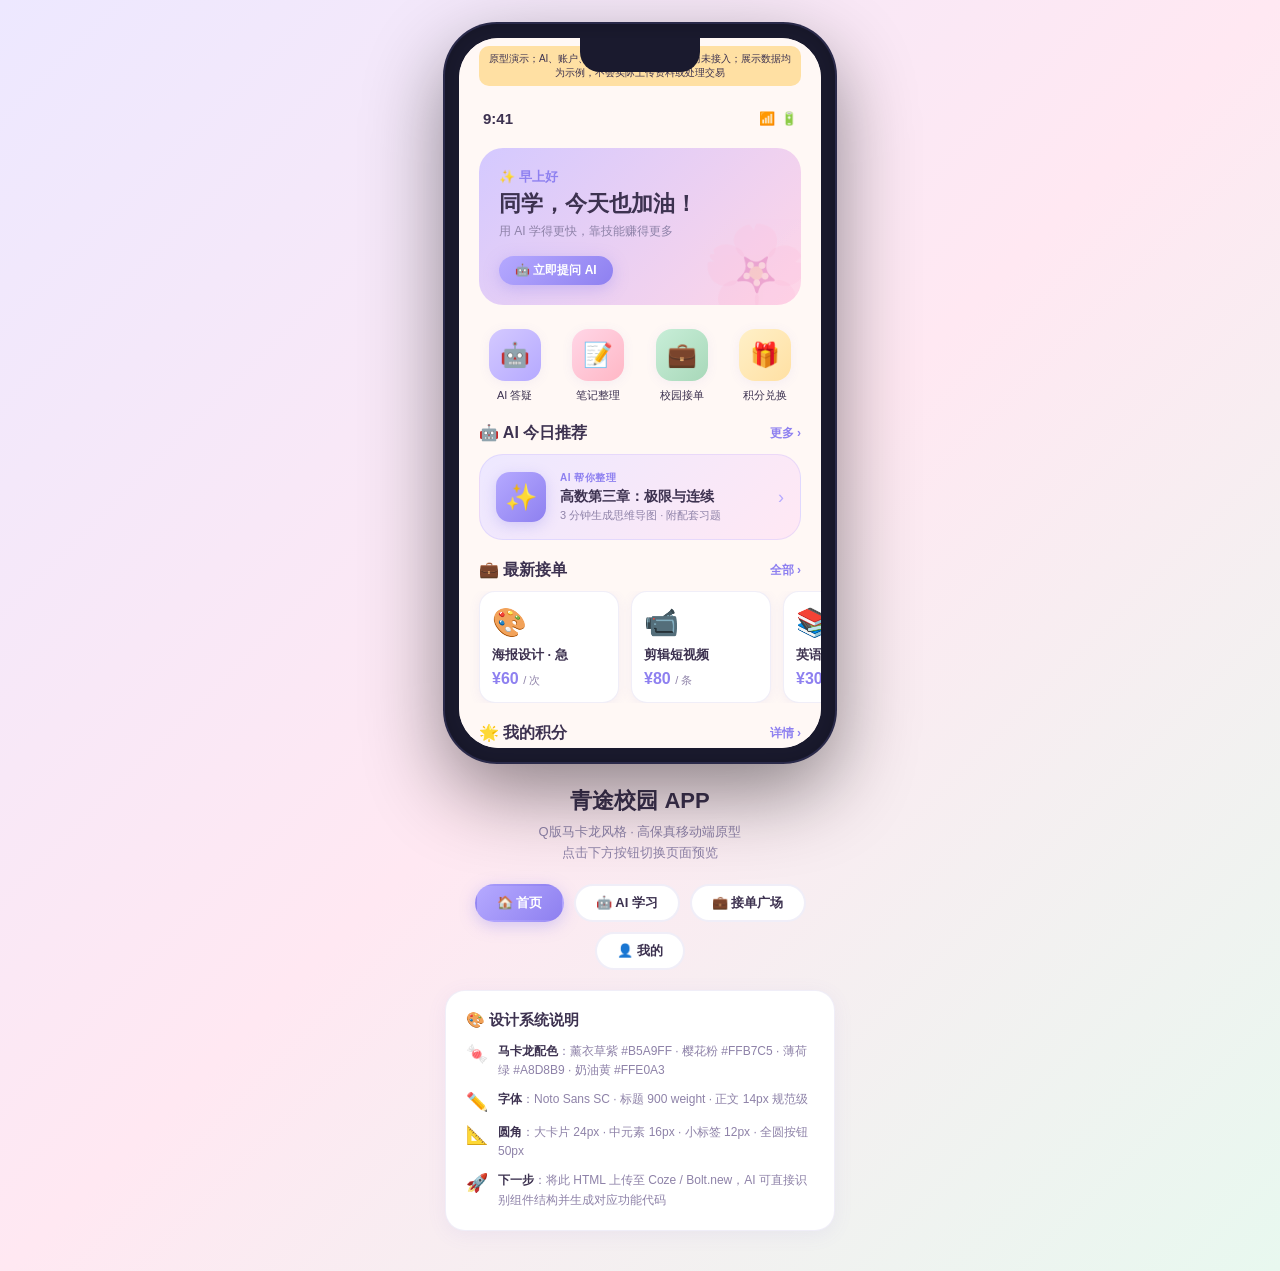
<file: qingtu-app/index.html>
<!DOCTYPE html>
<html lang="zh-CN">
<head>
<meta charset="UTF-8">
<meta name="viewport" content="width=device-width, initial-scale=1.0, viewport-fit=cover">
<title>青途校园 · Q版马卡龙原型</title>
<style>
/* ============================================================
   设计系统 tokens — 软糯马卡龙配色
   Primary  : #A8D8B9  翠绿薄荷
   Secondary: #FFB7C5  樱花粉
   Accent   : #B5A9FF  薰衣草紫
   Warm     : #FFE0A3  黄油奶黄
   Neutral  : #FFF8F5  奶霜白
   Text     : #3D3250  深紫棕
   SubText  : #8E82A8  浅紫灰
   ============================================================ */
:root {
  --mint:    #A8D8B9;
  --mint-d:  #7DC8A0;
  --pink:    #FFB7C5;
  --pink-d:  #FF8FAA;
  --lavender:#B5A9FF;
  --lav-d:   #8E80F0;
  --yellow:  #FFE0A3;
  --yellow-d:#FFD07A;
  --cream:   #FFF8F5;
  --white:   #FFFFFF;
  --text:    #3D3250;
  --sub:     #8E82A8;
  --card:    #FFFFFF;
  --border:  rgba(169,160,215,0.18);
  --shadow:  0 6px 28px rgba(120,100,200,0.10);
  --shadow-s:0 2px 12px rgba(120,100,200,0.08);
  --r-lg:    24px;
  --r-md:    16px;
  --r-sm:    12px;
  --r-xs:    8px;
  font-family: 'Noto Sans SC', 'PingFang SC', 'Microsoft YaHei', sans-serif;
}

* { box-sizing: border-box; margin: 0; padding: 0; -webkit-tap-highlight-color: transparent; }

/* ── 外框：模拟手机壳 ───────────────────────── */
body {
  background: linear-gradient(135deg, #EDE8FF 0%, #FFE8F2 50%, #E8F8EF 100%);
  min-height: 100vh;
  display: flex;
  flex-direction: column;
  align-items: center;
  justify-content: center;
  padding: 24px 16px 40px;
}

.phone-shell {
  width: min(390px, 100%);
  height: min(844px, 82svh);
  min-height: 560px;
  background: #1a1a2e;
  border-radius: 52px;
  padding: 14px;
  box-shadow:
    0 0 0 2px #2a2a4a,
    0 30px 80px rgba(0,0,0,0.45),
    inset 0 0 20px rgba(0,0,0,0.2);
  position: relative;
  flex-shrink: 0;
}

/* 刘海 */
.phone-shell::before {
  content: '';
  position: absolute;
  top: 14px; left: 50%;
  transform: translateX(-50%);
  width: 120px; height: 34px;
  background: #1a1a2e;
  border-radius: 0 0 20px 20px;
  z-index: 100;
}

.phone-screen {
  width: 100%;
  height: 100%;
  border-radius: 40px;
  overflow: hidden;
  background: var(--cream);
  position: relative;
}

/* ── 页面容器 ───────────────────────────────── */
.app-root {
  width: 100%;
  height: 100%;
  display: flex;
  flex-direction: column;
  position: relative;
  background: var(--cream);
  overflow: hidden;
}

/* 状态栏 */
.status-bar {
  height: 50px;
  padding: 14px 24px 0;
  display: flex;
  align-items: center;
  justify-content: space-between;
  flex-shrink: 0;
  position: relative;
  z-index: 10;
}
.status-time { font-size: 15px; font-weight: 700; color: var(--text); }
.status-icons { display: flex; gap: 6px; align-items: center; }
.status-icons span { font-size: 13px; }

/* 滚动内容区 */
.scroll-area {
  flex: 1;
  overflow-y: auto;
  overflow-x: hidden;
  -webkit-overflow-scrolling: touch;
  scrollbar-width: none;
}
.scroll-area::-webkit-scrollbar { display: none; }

/* 底部导航 */
.tab-bar {
  height: 72px;
  background: var(--white);
  border-top: 1px solid var(--border);
  display: flex;
  align-items: center;
  justify-content: space-around;
  padding: 0 8px 8px;
  flex-shrink: 0;
  box-shadow: 0 -4px 20px rgba(120,100,200,0.06);
}
.tab-item {
  flex: 1;
  display: flex;
  flex-direction: column;
  align-items: center;
  gap: 4px;
  cursor: pointer;
  padding: 6px 0;
  transition: all 0.25s cubic-bezier(0.34,1.56,0.64,1);
}
.tab-item .tab-icon {
  font-size: 22px;
  line-height: 1;
  transition: transform 0.25s cubic-bezier(0.34,1.56,0.64,1);
}
.tab-item .tab-label {
  font-size: 11px;
  font-weight: 500;
  color: var(--sub);
  transition: color 0.2s;
}
.tab-item.active .tab-label { color: var(--lav-d); font-weight: 700; }
.tab-item.active .tab-icon { transform: scale(1.18) translateY(-2px); }
.tab-item.active .tab-dot {
  width: 4px; height: 4px;
  border-radius: 2px;
  background: var(--lavender);
}

/* ── 通用组件 ─────────────────────────────── */
/* 页头 */
.page-header {
  padding: 8px 20px 0;
}
.page-title { font-size: 24px; font-weight: 900; color: var(--text); letter-spacing: -0.3px; }
.page-sub   { font-size: 13px; color: var(--sub); margin-top: 3px; }

/* 卡片 */
.card {
  background: var(--card);
  border-radius: var(--r-lg);
  box-shadow: var(--shadow-s);
  border: 1px solid var(--border);
}

/* 标签 */
.badge {
  display: inline-flex;
  align-items: center;
  padding: 3px 10px;
  border-radius: 20px;
  font-size: 11px;
  font-weight: 600;
}
.badge-mint    { background: oklch(from var(--mint)    l c h / 0.18); color: var(--mint-d); }
.badge-pink    { background: oklch(from var(--pink)    l c h / 0.18); color: var(--pink-d); }
.badge-lav     { background: oklch(from var(--lavender)l c h / 0.18); color: var(--lav-d); }
.badge-yellow  { background: oklch(from var(--yellow)  l c h / 0.22); color: #C88B00; }

/* 按钮 */
.btn-pill {
  display: inline-flex;
  align-items: center;
  justify-content: center;
  gap: 6px;
  padding: 10px 22px;
  border-radius: 50px;
  font-size: 14px;
  font-weight: 700;
  cursor: pointer;
  transition: all 0.2s cubic-bezier(0.34,1.56,0.64,1);
  border: none;
  outline: none;
}
.btn-pill:active { transform: scale(0.94); }
.btn-primary { background: linear-gradient(135deg, var(--lavender), var(--lav-d)); color: #fff; box-shadow: 0 4px 16px rgba(140,128,240,0.35); }
.btn-mint    { background: linear-gradient(135deg, var(--mint), var(--mint-d)); color: #fff; box-shadow: 0 4px 16px rgba(125,200,160,0.35); }
.btn-ghost   { background: var(--white); color: var(--text); border: 1.5px solid var(--border); }
.btn-sm      { padding: 6px 16px; font-size: 12px; }

/* ── 屏幕切换 ─────────────────────────────── */
.screen { display: none; flex-direction: column; height: 100%; }
.screen.active { display: flex; }

/* ============================================================
   屏幕 1：首页
   ============================================================ */
#home-screen .scroll-area { padding: 0 0 16px; }

/* 顶部问候横幅 */
.home-banner {
  margin: 12px 20px 0;
  padding: 20px 20px 0;
  background: linear-gradient(135deg, #D4C9FF 0%, #FFD6E7 100%);
  border-radius: var(--r-lg);
  overflow: hidden;
  position: relative;
  min-height: 130px;
}
.home-banner-text { position: relative; z-index: 2; }
.home-banner-text .greeting { font-size: 13px; color: var(--lav-d); font-weight: 600; }
.home-banner-text .name     { font-size: 22px; font-weight: 900; color: var(--text); margin-top: 3px; }
.home-banner-text .tagline  { font-size: 12px; color: var(--sub); margin-top: 4px; }
.home-banner-deco {
  position: absolute;
  right: -10px; bottom: -10px;
  font-size: 88px;
  opacity: 0.22;
  line-height: 1;
  user-select: none;
}
.home-banner-btn {
  margin-top: 16px;
  margin-bottom: 20px;
}

/* 快捷入口 */
.quick-grid {
  display: grid;
  grid-template-columns: repeat(4, 1fr);
  gap: 12px;
  padding: 4px 20px 0;
}
.quick-item {
  display: flex;
  flex-direction: column;
  align-items: center;
  gap: 7px;
  cursor: pointer;
}
.quick-icon {
  width: 52px; height: 52px;
  border-radius: 16px;
  display: flex;
  align-items: center;
  justify-content: center;
  font-size: 24px;
  box-shadow: var(--shadow-s);
  transition: transform 0.2s cubic-bezier(0.34,1.56,0.64,1);
}
.quick-item:active .quick-icon { transform: scale(0.88); }
.qi-lav    { background: linear-gradient(135deg, #D4C9FF, #B5A9FF); }
.qi-pink   { background: linear-gradient(135deg, #FFD6E7, #FFB7C5); }
.qi-mint   { background: linear-gradient(135deg, #C8EED8, #A8D8B9); }
.qi-yellow { background: linear-gradient(135deg, #FFF0C8, #FFE0A3); }
.quick-label { font-size: 11px; color: var(--text); font-weight: 500; }

/* 区块标题 */
.section-hd {
  display: flex;
  align-items: center;
  justify-content: space-between;
  padding: 20px 20px 10px;
}
.section-hd .title { font-size: 16px; font-weight: 800; color: var(--text); }
.section-hd .more  { font-size: 12px; color: var(--lav-d); font-weight: 600; cursor: pointer; }

/* AI 今日推荐卡 */
.ai-recommend-card {
  margin: 0 20px;
  padding: 16px;
  background: linear-gradient(135deg, #EDE8FF 0%, #FFE8F4 100%);
  border-radius: var(--r-lg);
  border: 1px solid rgba(181,169,255,0.25);
  display: flex;
  align-items: center;
  gap: 14px;
  cursor: pointer;
  transition: transform 0.2s;
}
.ai-recommend-card:active { transform: scale(0.97); }
.ai-rec-icon {
  width: 50px; height: 50px;
  background: linear-gradient(135deg, var(--lavender), var(--lav-d));
  border-radius: 14px;
  display: flex; align-items: center; justify-content: center;
  font-size: 26px;
  flex-shrink: 0;
  box-shadow: 0 4px 14px rgba(140,128,240,0.3);
}
.ai-rec-body { flex: 1; min-width: 0; }
.ai-rec-tag  { font-size: 10px; color: var(--lav-d); font-weight: 700; text-transform: uppercase; letter-spacing: 0.5px; }
.ai-rec-title{ font-size: 14px; font-weight: 700; color: var(--text); margin-top: 3px; white-space: nowrap; overflow: hidden; text-overflow: ellipsis; }
.ai-rec-sub  { font-size: 11px; color: var(--sub); margin-top: 2px; }
.ai-rec-arrow{ font-size: 18px; color: var(--lavender); flex-shrink: 0; }

/* 接单榜横向滚动 */
.order-scroll {
  display: flex;
  gap: 12px;
  padding: 0 20px;
  overflow-x: auto;
  scrollbar-width: none;
}
.order-scroll::-webkit-scrollbar { display: none; }
.order-mini-card {
  flex-shrink: 0;
  width: 140px;
  background: var(--white);
  border-radius: var(--r-md);
  padding: 14px 12px;
  box-shadow: var(--shadow-s);
  border: 1px solid var(--border);
  cursor: pointer;
  transition: transform 0.18s;
}
.order-mini-card:active { transform: scale(0.95); }
.omc-emoji { font-size: 28px; margin-bottom: 8px; }
.omc-title { font-size: 13px; font-weight: 700; color: var(--text); line-height: 1.3; }
.omc-price { font-size: 16px; font-weight: 900; color: var(--lav-d); margin-top: 6px; }
.omc-price span { font-size: 11px; font-weight: 500; color: var(--sub); }

/* ============================================================
   屏幕 2：AI 学习
   ============================================================ */
#ai-screen {
  background: var(--cream);
}
#ai-screen .scroll-area { padding: 0 0 16px; }

/* AI 主卡 */
.ai-hero-card {
  margin: 12px 20px 0;
  background: linear-gradient(135deg, #312A5E 0%, #4A3F8A 50%, #5A4498 100%);
  border-radius: 28px;
  padding: 24px;
  overflow: hidden;
  position: relative;
  box-shadow: 0 8px 32px rgba(60,45,140,0.35);
}
.ai-hero-card::before {
  content: '';
  position: absolute;
  top: -30px; right: -30px;
  width: 140px; height: 140px;
  border-radius: 50%;
  background: rgba(255,255,255,0.06);
}
.ai-hero-card::after {
  content: '';
  position: absolute;
  bottom: -40px; left: 30px;
  width: 100px; height: 100px;
  border-radius: 50%;
  background: rgba(255,255,255,0.04);
}
.ai-hero-label { font-size: 11px; color: rgba(255,255,255,0.65); font-weight: 600; letter-spacing: 1px; text-transform: uppercase; }
.ai-hero-title { font-size: 26px; font-weight: 900; color: #fff; margin-top: 6px; line-height: 1.2; }
.ai-hero-sub   { font-size: 13px; color: rgba(255,255,255,0.7); margin-top: 6px; }
.ai-hero-btn   { margin-top: 20px; display: inline-flex; align-items: center; gap: 6px; background: rgba(255,255,255,0.15); backdrop-filter: blur(8px); padding: 9px 18px; border-radius: 50px; font-size: 13px; font-weight: 700; color: #fff; cursor: pointer; transition: background 0.2s; border: 1px solid rgba(255,255,255,0.2); }
.ai-hero-btn:hover { background: rgba(255,255,255,0.22); }

/* 功能卡片 grid */
.func-grid {
  display: grid;
  grid-template-columns: 1fr 1fr;
  gap: 12px;
  padding: 0 20px;
}
.func-card {
  background: var(--white);
  border-radius: var(--r-lg);
  padding: 16px 14px;
  box-shadow: var(--shadow-s);
  border: 1px solid var(--border);
  cursor: pointer;
  transition: all 0.2s cubic-bezier(0.34,1.56,0.64,1);
  position: relative;
  overflow: hidden;
}
.func-card:active { transform: scale(0.95); }
.func-card-emoji { font-size: 30px; margin-bottom: 10px; line-height: 1; }
.func-card-title { font-size: 14px; font-weight: 800; color: var(--text); }
.func-card-desc  { font-size: 11px; color: var(--sub); margin-top: 4px; line-height: 1.4; }
.func-card-deco  {
  position: absolute;
  bottom: -8px; right: -8px;
  font-size: 44px;
  opacity: 0.08;
  user-select: none;
}
.fc-lav   { border-top: 3px solid var(--lavender); }
.fc-pink  { border-top: 3px solid var(--pink); }
.fc-mint  { border-top: 3px solid var(--mint); }
.fc-yellow{ border-top: 3px solid var(--yellow-d); }

/* AI 聊天预览区 */
.chat-preview {
  margin: 0 20px;
  background: var(--white);
  border-radius: var(--r-lg);
  border: 1px solid var(--border);
  box-shadow: var(--shadow-s);
  overflow: hidden;
}
.chat-header {
  padding: 14px 16px 12px;
  border-bottom: 1px solid var(--border);
  display: flex;
  align-items: center;
  gap: 10px;
}
.chat-avatar {
  width: 36px; height: 36px;
  background: linear-gradient(135deg, var(--lavender), var(--lav-d));
  border-radius: 50%;
  display: flex; align-items: center; justify-content: center;
  font-size: 18px;
}
.chat-name  { font-size: 14px; font-weight: 700; color: var(--text); }
.chat-status{ font-size: 11px; color: var(--mint-d); font-weight: 600; }
.chat-msgs  { padding: 12px 16px; display: flex; flex-direction: column; gap: 10px; }
.msg-row    { display: flex; gap: 8px; align-items: flex-start; }
.msg-row.me { flex-direction: row-reverse; }
.msg-bubble {
  max-width: 72%;
  padding: 9px 12px;
  border-radius: 16px;
  font-size: 13px;
  line-height: 1.5;
  color: var(--text);
}
.msg-row:not(.me) .msg-bubble { background: #F0EEFF; border-top-left-radius: 4px; }
.msg-row.me       .msg-bubble { background: linear-gradient(135deg, var(--lavender), var(--lav-d)); color: #fff; border-top-right-radius: 4px; }
.msg-avatar { width: 28px; height: 28px; border-radius: 50%; display: flex; align-items: center; justify-content: center; font-size: 14px; flex-shrink: 0; }
.ai-avatar  { background: linear-gradient(135deg, var(--lavender), var(--lav-d)); }
.user-avatar{ background: linear-gradient(135deg, var(--pink), var(--pink-d)); }
.chat-input-bar {
  padding: 10px 14px;
  border-top: 1px solid var(--border);
  display: flex;
  align-items: center;
  gap: 10px;
  background: #FAF8FF;
}
.chat-input-fake {
  flex: 1;
  background: var(--white);
  border: 1px solid var(--border);
  border-radius: 50px;
  padding: 9px 14px;
  font-size: 13px;
  color: var(--sub);
}
.chat-send-btn {
  width: 36px; height: 36px;
  background: linear-gradient(135deg, var(--lavender), var(--lav-d));
  border-radius: 50%;
  display: flex; align-items: center; justify-content: center;
  font-size: 16px;
  cursor: pointer;
  flex-shrink: 0;
  box-shadow: 0 3px 10px rgba(140,128,240,0.4);
}

/* ============================================================
   屏幕 3：接单广场
   ============================================================ */
#order-screen {
  background: var(--cream);
}
#order-screen .scroll-area { padding: 0 0 16px; }

/* 搜索栏 */
.search-bar-wrap {
  padding: 8px 20px 0;
  display: flex;
  gap: 10px;
  align-items: center;
}
.search-bar {
  flex: 1;
  background: var(--white);
  border: 1.5px solid var(--border);
  border-radius: 50px;
  padding: 10px 16px;
  font-size: 13px;
  color: var(--sub);
  display: flex;
  align-items: center;
  gap: 8px;
  box-shadow: var(--shadow-s);
}
.search-bar-icon { font-size: 16px; }
.filter-btn {
  width: 42px; height: 42px;
  background: linear-gradient(135deg, var(--lavender), var(--lav-d));
  border-radius: 14px;
  display: flex; align-items: center; justify-content: center;
  font-size: 18px;
  cursor: pointer;
  flex-shrink: 0;
  box-shadow: 0 4px 12px rgba(140,128,240,0.3);
}

/* 分类 tags */
.category-scroll {
  display: flex;
  gap: 8px;
  padding: 12px 20px 0;
  overflow-x: auto;
  scrollbar-width: none;
}
.category-scroll::-webkit-scrollbar { display: none; }
.cat-tag {
  flex-shrink: 0;
  padding: 6px 16px;
  border-radius: 50px;
  font-size: 12px;
  font-weight: 600;
  cursor: pointer;
  transition: all 0.18s;
  border: 1.5px solid var(--border);
  color: var(--sub);
  background: var(--white);
}
.cat-tag.active {
  background: linear-gradient(135deg, var(--lavender), var(--lav-d));
  color: #fff;
  border-color: transparent;
  box-shadow: 0 3px 10px rgba(140,128,240,0.3);
}

/* 发布浮动按钮 */
.fab {
  position: fixed;
  bottom: 90px;
  right: calc(50% - 195px + 20px);
  width: 52px; height: 52px;
  background: linear-gradient(135deg, var(--lavender), var(--lav-d));
  border-radius: 50%;
  display: flex; align-items: center; justify-content: center;
  font-size: 26px;
  color: #fff;
  box-shadow: 0 6px 24px rgba(140,128,240,0.4);
  cursor: pointer;
  z-index: 50;
  transition: transform 0.2s cubic-bezier(0.34,1.56,0.64,1);
}
.fab:active { transform: scale(0.88); }

/* 接单卡片 */
.order-list { display: flex; flex-direction: column; gap: 12px; padding: 12px 20px 0; }
.order-card {
  background: var(--white);
  border-radius: var(--r-lg);
  padding: 16px;
  box-shadow: var(--shadow-s);
  border: 1px solid var(--border);
  cursor: pointer;
  transition: transform 0.18s;
}
.order-card:active { transform: scale(0.97); }
.oc-top {
  display: flex;
  align-items: flex-start;
  justify-content: space-between;
  gap: 10px;
}
.oc-main { flex: 1; min-width: 0; }
.oc-title { font-size: 15px; font-weight: 800; color: var(--text); }
.oc-desc  { font-size: 12px; color: var(--sub); margin-top: 4px; line-height: 1.5; display: -webkit-box; -webkit-line-clamp: 2; -webkit-box-orient: vertical; overflow: hidden; }
.oc-price-box {
  text-align: right;
  flex-shrink: 0;
}
.oc-price-val { font-size: 20px; font-weight: 900; color: var(--lav-d); line-height: 1; }
.oc-price-unit{ font-size: 10px; color: var(--sub); margin-top: 2px; }
.oc-footer {
  margin-top: 12px;
  display: flex;
  align-items: center;
  justify-content: space-between;
}
.oc-poster {
  display: flex;
  align-items: center;
  gap: 7px;
}
.oc-avatar {
  width: 26px; height: 26px;
  border-radius: 50%;
  display: flex; align-items: center; justify-content: center;
  font-size: 13px;
}
.oc-poster-name { font-size: 12px; color: var(--sub); font-weight: 500; }
.oc-footer-right { display: flex; gap: 8px; align-items: center; }

/* 空状态标签 / 装饰 */
.decor-cloud {
  font-size: 80px;
  line-height: 1;
  opacity: 0.12;
  position: absolute;
  pointer-events: none;
  user-select: none;
}

/* ── 外围：版本切换 / 说明 ────────────────── */
.outer-wrap {
  width: min(390px, 100%);
  margin-top: 24px;
  text-align: center;
}
.outer-title {
  font-size: 22px;
  font-weight: 900;
  color: #3D3250;
  margin-bottom: 6px;
}
.outer-sub {
  font-size: 13px;
  color: #8E82A8;
  margin-bottom: 20px;
  line-height: 1.6;
}
.preview-btns { display: flex; gap: 10px; justify-content: center; flex-wrap: wrap; }
.preview-btn {
  padding: 8px 20px;
  border-radius: 50px;
  font-size: 13px;
  font-weight: 700;
  cursor: pointer;
  transition: all 0.2s cubic-bezier(0.34,1.56,0.64,1);
  border: 2px solid transparent;
}
.preview-btn.active {
  background: linear-gradient(135deg, var(--lavender), var(--lav-d));
  color: #fff;
  box-shadow: 0 4px 16px rgba(140,128,240,0.35);
}
.preview-btn:not(.active) {
  background: #fff;
  color: var(--text);
  border-color: var(--border);
}
.preview-btn:active { transform: scale(0.93); }

/* 下方说明卡 */
.info-card {
  width: min(390px, 100%);
  background: #fff;
  border-radius: 20px;
  padding: 20px;
  margin-top: 20px;
  box-shadow: 0 4px 20px rgba(120,100,200,0.08);
  border: 1px solid var(--border);
  text-align: left;
}
.info-card h3 { font-size: 15px; font-weight: 800; color: var(--text); margin-bottom: 12px; }
.info-row {
  display: flex;
  gap: 10px;
  align-items: flex-start;
  margin-bottom: 10px;
}
.info-row:last-child { margin-bottom: 0; }
.info-emoji { font-size: 18px; flex-shrink: 0; margin-top: 1px; }
.info-text { font-size: 12px; color: var(--sub); line-height: 1.6; }
.info-text strong { color: var(--text); }

/* 响应式：屏幕太小时缩放 */
@media(max-width:480px){body{padding:8px 12px 20px;justify-content:flex-start}.phone-shell{width:min(390px,100%);height:min(844px,78svh);min-height:500px;border-radius:32px;padding:10px}.phone-screen{border-radius:24px}.outer-wrap,.info-card{width:min(390px,100%)}.fab{right:max(20px,calc((100vw - 390px)/2 + 20px))}}
@media(max-height:650px){.phone-shell{height:78svh;min-height:440px}}
.prototype-notice{margin:8px 20px 0;padding:6px 9px;text-align:center;font-size:10px;line-height:1.4;color:var(--text);background:var(--yellow);border-radius:10px}
:focus-visible{outline:3px solid var(--lav-d);outline-offset:3px}
@media(prefers-reduced-motion:reduce){*,*::before,*::after{scroll-behavior:auto!important;animation-duration:.01ms!important;animation-iteration-count:1!important;transition-duration:.01ms!important}}
</style>
</head>
<body>

<!-- ░░░░░ 手机壳 ░░░░░ -->
<div class="phone-shell">
  <div class="phone-screen">
    <div class="app-root" id="appRoot">
<div class="prototype-notice" role="note">原型演示；AI、账户、资料上传、交易/接单等尚未接入；展示数据均为示例，不会实际上传资料或处理交易</div>

      <!-- 状态栏 -->
      <div class="status-bar">
        <span class="status-time">9:41</span>
        <div class="status-icons">
          <span>📶</span>
          <span>🔋</span>
        </div>
      </div>

      <!-- ════════ 屏幕 1：首页 ════════ -->
      <div class="screen active" id="home-screen">
        <div class="scroll-area">
          <!-- 问候横幅 -->
          <div class="home-banner">
            <div class="home-banner-text">
              <div class="greeting">✨ 早上好</div>
              <div class="name">同学，今天也加油！</div>
              <div class="tagline">用 AI 学得更快，靠技能赚得更多</div>
              <div class="home-banner-btn">
                <button class="btn-pill btn-primary btn-sm" onclick="switchTab('ai')">🤖 立即提问 AI</button>
              </div>
            </div>
            <div class="home-banner-deco">🌸</div>
          </div>

          <!-- 快捷入口 -->
          <div class="quick-grid" style="margin-top:20px;">
            <div class="quick-item" onclick="switchTab('ai')">
              <div class="quick-icon qi-lav">🤖</div>
              <div class="quick-label">AI 答疑</div>
            </div>
            <div class="quick-item" onclick="switchTab('ai')">
              <div class="quick-icon qi-pink">📝</div>
              <div class="quick-label">笔记整理</div>
            </div>
            <div class="quick-item" onclick="switchTab('order')">
              <div class="quick-icon qi-mint">💼</div>
              <div class="quick-label">校园接单</div>
            </div>
            <div class="quick-item">
              <div class="quick-icon qi-yellow">🎁</div>
              <div class="quick-label">积分兑换</div>
            </div>
          </div>

          <!-- AI 今日推荐 -->
          <div class="section-hd">
            <span class="title">🤖 AI 今日推荐</span>
            <span class="more">更多 ›</span>
          </div>
          <div class="ai-recommend-card" onclick="switchTab('ai')">
            <div class="ai-rec-icon">✨</div>
            <div class="ai-rec-body">
              <div class="ai-rec-tag">AI 帮你整理</div>
              <div class="ai-rec-title">高数第三章：极限与连续</div>
              <div class="ai-rec-sub">3 分钟生成思维导图 · 附配套习题</div>
            </div>
            <div class="ai-rec-arrow">›</div>
          </div>

          <!-- 接单广场预览 -->
          <div class="section-hd">
            <span class="title">💼 最新接单</span>
            <span class="more" onclick="switchTab('order')">全部 ›</span>
          </div>
          <div class="order-scroll">
            <div class="order-mini-card" onclick="switchTab('order')">
              <div class="omc-emoji">🎨</div>
              <div class="omc-title">海报设计 · 急</div>
              <div class="omc-price">¥60 <span>/ 次</span></div>
            </div>
            <div class="order-mini-card" onclick="switchTab('order')">
              <div class="omc-emoji">📹</div>
              <div class="omc-title">剪辑短视频</div>
              <div class="omc-price">¥80 <span>/ 条</span></div>
            </div>
            <div class="order-mini-card" onclick="switchTab('order')">
              <div class="omc-emoji">📚</div>
              <div class="omc-title">英语润色</div>
              <div class="omc-price">¥30 <span>/ 千字</span></div>
            </div>
            <div class="order-mini-card" onclick="switchTab('order')">
              <div class="omc-emoji">💻</div>
              <div class="omc-title">Python 作业</div>
              <div class="omc-price">¥50 <span>/ 次</span></div>
            </div>
          </div>

          <!-- 积分卡 -->
          <div class="section-hd">
            <span class="title">🌟 我的积分</span>
            <span class="more">详情 ›</span>
          </div>
          <div class="card" style="margin: 0 20px; padding: 16px; background: linear-gradient(135deg, #FFF0C8, #FFE0A3); border: none;">
            <div style="display:flex;align-items:center;justify-content:space-between;">
              <div>
                <div style="font-size:11px;color:#C88B00;font-weight:700;">累计积分</div>
                <div style="font-size:34px;font-weight:900;color:#3D3250;margin-top:2px;">2,480</div>
                <div style="font-size:11px;color:#8E82A8;margin-top:3px;">再积 520 分解锁会员</div>
              </div>
              <div style="font-size:60px;opacity:0.25;user-select:none;">⭐</div>
            </div>
            <div style="margin-top:12px;display:flex;gap:8px;">
              <button class="btn-pill btn-sm" style="background:rgba(255,255,255,0.7);color:#3D3250;border:none;font-weight:700;">签到 +10</button>
              <button class="btn-pill btn-sm" style="background:rgba(200,139,0,0.15);color:#C88B00;border:none;font-weight:700;">去兑换</button>
            </div>
          </div>
          <div style="height:16px;"></div>
        </div>

        <!-- 底部 tab -->
        <div class="tab-bar" id="tabBar-home">
          <div class="tab-item active" onclick="switchTab('home')">
            <div class="tab-icon">🏠</div>
            <div class="tab-label">首页</div>
          </div>
          <div class="tab-item" onclick="switchTab('ai')">
            <div class="tab-icon">🤖</div>
            <div class="tab-label">AI 学习</div>
          </div>
          <div class="tab-item" onclick="switchTab('order')">
            <div class="tab-icon">💼</div>
            <div class="tab-label">接单</div>
          </div>
          <div class="tab-item" onclick="switchTab('profile')">
            <div class="tab-icon">👤</div>
            <div class="tab-label">我的</div>
          </div>
        </div>
      </div>

      <!-- ════════ 屏幕 2：AI 学习 ════════ -->
      <div class="screen" id="ai-screen">
        <div class="scroll-area">
          <!-- AI 主视觉卡 -->
          <div class="ai-hero-card">
            <div class="ai-hero-label">✦ AI STUDY BUDDY</div>
            <div class="ai-hero-title">青途 AI<br>你的学习搭子 🤖</div>
            <div class="ai-hero-sub">笔记整理 · 答疑 · 论文润色<br>一切交给 AI，学习更轻松</div>
            <div class="ai-hero-btn">📸 拍照答题 &nbsp;→</div>
          </div>

          <!-- 四大功能卡 -->
          <div class="section-hd">
            <span class="title">选择功能</span>
          </div>
          <div class="func-grid">
            <div class="func-card fc-lav">
              <div class="func-card-emoji">📸</div>
              <div class="func-card-title">拍照答疑</div>
              <div class="func-card-desc">拍下题目，AI 秒解分析</div>
              <div class="func-card-deco">📸</div>
            </div>
            <div class="func-card fc-pink">
              <div class="func-card-emoji">📝</div>
              <div class="func-card-title">笔记整理</div>
              <div class="func-card-desc">上传课件，生成思维导图</div>
              <div class="func-card-deco">📝</div>
            </div>
            <div class="func-card fc-mint">
              <div class="func-card-emoji">✍️</div>
              <div class="func-card-title">论文润色</div>
              <div class="func-card-desc">中英文润色、降重建议</div>
              <div class="func-card-deco">✍️</div>
            </div>
            <div class="func-card fc-yellow">
              <div class="func-card-emoji">🎯</div>
              <div class="func-card-title">模拟面试</div>
              <div class="func-card-desc">AI 出题 · 实时点评反馈</div>
              <div class="func-card-deco">🎯</div>
            </div>
          </div>

          <!-- AI 聊天预览 -->
          <div class="section-hd">
            <span class="title">💬 和 AI 聊一聊</span>
            <span class="more" style="color:var(--mint-d);">● 在线</span>
          </div>
          <div class="chat-preview">
            <div class="chat-header">
              <div class="chat-avatar">🤖</div>
              <div>
                <div class="chat-name">青途 AI 助手</div>
                <div class="chat-status">● 随时在线</div>
              </div>
            </div>
            <div class="chat-msgs">
              <div class="msg-row">
                <div class="msg-avatar ai-avatar">🤖</div>
                <div class="msg-bubble">你好同学！有什么我可以帮助你的吗？✨</div>
              </div>
              <div class="msg-row me">
                <div class="msg-avatar user-avatar">🙋</div>
                <div class="msg-bubble">帮我讲一下高数里的极限概念吧</div>
              </div>
              <div class="msg-row">
                <div class="msg-avatar ai-avatar">🤖</div>
                <div class="msg-bubble">好的！极限是描述函数在某点趋近时的行为。简单说：当 x→a 时，f(x) 无限接近某个值 L，就叫做极限值 🎯</div>
              </div>
            </div>
            <div class="chat-input-bar">
              <div class="chat-input-fake">输入问题或上传图片…</div>
              <div class="chat-send-btn">➤</div>
            </div>
          </div>
          <div style="height:16px;"></div>
        </div>

        <div class="tab-bar">
          <div class="tab-item" onclick="switchTab('home')">
            <div class="tab-icon">🏠</div>
            <div class="tab-label">首页</div>
          </div>
          <div class="tab-item active" onclick="switchTab('ai')">
            <div class="tab-icon">🤖</div>
            <div class="tab-label">AI 学习</div>
          </div>
          <div class="tab-item" onclick="switchTab('order')">
            <div class="tab-icon">💼</div>
            <div class="tab-label">接单</div>
          </div>
          <div class="tab-item" onclick="switchTab('profile')">
            <div class="tab-icon">👤</div>
            <div class="tab-label">我的</div>
          </div>
        </div>
      </div>

      <!-- ════════ 屏幕 3：接单广场 ════════ -->
      <div class="screen" id="order-screen">
        <div style="padding:8px 20px 0;display:flex;align-items:center;justify-content:space-between;">
          <div>
            <div style="font-size:22px;font-weight:900;color:var(--text);">接单广场</div>
            <div style="font-size:12px;color:var(--sub);margin-top:2px;">校园技能变现 · 在校即可接单</div>
          </div>
          <button class="btn-pill btn-primary btn-sm" style="flex-shrink:0;" onclick="alert('发布接单 · 后续功能开发中 🚀')">＋ 发布</button>
        </div>

        <div class="scroll-area">
          <!-- 搜索栏 -->
          <div class="search-bar-wrap">
            <div class="search-bar">
              <span class="search-bar-icon">🔍</span>
              <span>搜索技能或需求…</span>
            </div>
            <div class="filter-btn">⚙️</div>
          </div>

          <!-- 分类 tags -->
          <div class="category-scroll" style="margin-top:12px;">
            <div class="cat-tag active" onclick="setActiveTag(this)">全部</div>
            <div class="cat-tag" onclick="setActiveTag(this)">🎨 设计</div>
            <div class="cat-tag" onclick="setActiveTag(this)">💻 编程</div>
            <div class="cat-tag" onclick="setActiveTag(this)">📹 视频</div>
            <div class="cat-tag" onclick="setActiveTag(this)">📝 写作</div>
            <div class="cat-tag" onclick="setActiveTag(this)">🌍 翻译</div>
            <div class="cat-tag" onclick="setActiveTag(this)">🎵 音乐</div>
          </div>

          <!-- 接单列表 -->
          <div class="order-list">

            <div class="order-card">
              <div class="oc-top">
                <div class="oc-main">
                  <div style="display:flex;align-items:center;gap:8px;margin-bottom:6px;">
                    <span class="badge badge-pink">🔥 急单</span>
                    <span class="badge badge-lav">设计</span>
                  </div>
                  <div class="oc-title">活动海报设计 · 社团年终晚会</div>
                  <div class="oc-desc">需要设计一张 A3 竖版海报，风格简约时尚，提供素材和文案，要求 2 天内交付</div>
                </div>
                <div class="oc-price-box">
                  <div class="oc-price-val">¥80</div>
                  <div class="oc-price-unit">一口价</div>
                </div>
              </div>
              <div class="oc-footer">
                <div class="oc-poster">
                  <div class="oc-avatar" style="background:linear-gradient(135deg,var(--pink),var(--pink-d));">🌸</div>
                  <span class="oc-poster-name">林同学 · 文学院</span>
                </div>
                <div class="oc-footer-right">
                  <span style="font-size:11px;color:var(--sub);">3人已接</span>
                  <button class="btn-pill btn-primary btn-sm">接单</button>
                </div>
              </div>
            </div>

            <div class="order-card">
              <div class="oc-top">
                <div class="oc-main">
                  <div style="display:flex;align-items:center;gap:8px;margin-bottom:6px;">
                    <span class="badge badge-mint">长期</span>
                    <span class="badge badge-lav">编程</span>
                  </div>
                  <div class="oc-title">Python 数据分析作业辅导</div>
                  <div class="oc-desc">每周 1 次，每次 1 小时，在线视频即可，需要讲解 Pandas / Matplotlib 基础</div>
                </div>
                <div class="oc-price-box">
                  <div class="oc-price-val">¥60</div>
                  <div class="oc-price-unit">/ 小时</div>
                </div>
              </div>
              <div class="oc-footer">
                <div class="oc-poster">
                  <div class="oc-avatar" style="background:linear-gradient(135deg,var(--mint),var(--mint-d));">🌿</div>
                  <span class="oc-poster-name">王同学 · 经管学院</span>
                </div>
                <div class="oc-footer-right">
                  <span style="font-size:11px;color:var(--sub);">1人已接</span>
                  <button class="btn-pill btn-mint btn-sm">接单</button>
                </div>
              </div>
            </div>

            <div class="order-card">
              <div class="oc-top">
                <div class="oc-main">
                  <div style="display:flex;align-items:center;gap:8px;margin-bottom:6px;">
                    <span class="badge badge-yellow">💰 高薪</span>
                    <span class="badge badge-lav">视频</span>
                  </div>
                  <div class="oc-title">Vlog 剪辑 · 毕业纪念短片</div>
                  <div class="oc-desc">素材已拍好，约 30 分钟原始素材，剪辑成 5 分钟精华版，需要添加字幕和背景音乐</div>
                </div>
                <div class="oc-price-box">
                  <div class="oc-price-val">¥120</div>
                  <div class="oc-price-unit">一口价</div>
                </div>
              </div>
              <div class="oc-footer">
                <div class="oc-poster">
                  <div class="oc-avatar" style="background:linear-gradient(135deg,var(--yellow),var(--yellow-d));">⭐</div>
                  <span class="oc-poster-name">陈同学 · 新闻传播</span>
                </div>
                <div class="oc-footer-right">
                  <span style="font-size:11px;color:var(--sub);">0人已接</span>
                  <button class="btn-pill btn-primary btn-sm">接单</button>
                </div>
              </div>
            </div>

            <div class="order-card">
              <div class="oc-top">
                <div class="oc-main">
                  <div style="display:flex;align-items:center;gap:8px;margin-bottom:6px;">
                    <span class="badge badge-pink">📚 资料</span>
                    <span class="badge badge-mint">写作</span>
                  </div>
                  <div class="oc-title">考研政治押题笔记</div>
                  <div class="oc-desc">整理了完整的马原、近代史、毛中特笔记，共 80 页 PDF，已过一战同学亲测</div>
                </div>
                <div class="oc-price-box">
                  <div class="oc-price-val">¥25</div>
                  <div class="oc-price-unit">/ 份</div>
                </div>
              </div>
              <div class="oc-footer">
                <div class="oc-poster">
                  <div class="oc-avatar" style="background:linear-gradient(135deg,var(--lavender),var(--lav-d));">📖</div>
                  <span class="oc-poster-name">赵同学 · 研究生</span>
                </div>
                <div class="oc-footer-right">
                  <span style="font-size:11px;color:var(--sub);">已售 47 份</span>
                  <button class="btn-pill btn-primary btn-sm">购买</button>
                </div>
              </div>
            </div>

          </div>
          <div style="height:16px;"></div>
        </div>

        <div class="tab-bar">
          <div class="tab-item" onclick="switchTab('home')">
            <div class="tab-icon">🏠</div>
            <div class="tab-label">首页</div>
          </div>
          <div class="tab-item" onclick="switchTab('ai')">
            <div class="tab-icon">🤖</div>
            <div class="tab-label">AI 学习</div>
          </div>
          <div class="tab-item active" onclick="switchTab('order')">
            <div class="tab-icon">💼</div>
            <div class="tab-label">接单</div>
          </div>
          <div class="tab-item" onclick="switchTab('profile')">
            <div class="tab-icon">👤</div>
            <div class="tab-label">我的</div>
          </div>
        </div>
      </div>

      <!-- ════════ 屏幕 4：我的 ════════ -->
      <div class="screen" id="profile-screen">
        <div class="scroll-area">
          <!-- 用户卡 -->
          <div style="margin:12px 20px 0;background:linear-gradient(135deg,#EDE8FF 0%,#FFE8F4 100%);border-radius:28px;padding:24px;position:relative;overflow:hidden;">
            <div style="font-size:60px;position:absolute;right:-10px;top:-10px;opacity:0.12;user-select:none;">🎓</div>
            <div style="display:flex;align-items:center;gap:16px;position:relative;z-index:2;">
              <div style="width:64px;height:64px;background:linear-gradient(135deg,var(--lavender),var(--lav-d));border-radius:50%;display:flex;align-items:center;justify-content:center;font-size:32px;box-shadow:0 4px 16px rgba(140,128,240,0.35);">🐣</div>
              <div>
                <div style="font-size:18px;font-weight:900;color:var(--text);">李同学</div>
                <div style="font-size:12px;color:var(--sub);margin-top:3px;">计算机科学 · 大二</div>
                <div style="margin-top:6px;display:flex;gap:6px;">
                  <span class="badge badge-lav">✓ 已认证</span>
                  <span class="badge badge-mint">Lv.3 学霸</span>
                </div>
              </div>
            </div>
            <!-- 数据统计 -->
            <div style="margin-top:20px;display:grid;grid-template-columns:1fr 1fr 1fr;gap:12px;position:relative;z-index:2;">
              <div style="text-align:center;">
                <div style="font-size:22px;font-weight:900;color:var(--text);">2,480</div>
                <div style="font-size:11px;color:var(--sub);margin-top:2px;">积分</div>
              </div>
              <div style="text-align:center;border-left:1px solid rgba(169,160,215,0.25);border-right:1px solid rgba(169,160,215,0.25);">
                <div style="font-size:22px;font-weight:900;color:var(--text);">¥360</div>
                <div style="font-size:11px;color:var(--sub);margin-top:2px;">累计收入</div>
              </div>
              <div style="text-align:center;">
                <div style="font-size:22px;font-weight:900;color:var(--text);">6</div>
                <div style="font-size:11px;color:var(--sub);margin-top:2px;">已完成单</div>
              </div>
            </div>
          </div>

          <!-- 菜单列表 -->
          <div class="section-hd"><span class="title">📋 我的服务</span></div>
          <div style="margin:0 20px;background:var(--white);border-radius:var(--r-lg);box-shadow:var(--shadow-s);border:1px solid var(--border);overflow:hidden;">
            <div style="display:flex;align-items:center;gap:12px;padding:16px 16px;border-bottom:1px solid var(--border);cursor:pointer;">
              <span style="font-size:22px;">📦</span>
              <div style="flex:1;"><div style="font-size:14px;font-weight:700;color:var(--text);">我发布的单</div><div style="font-size:11px;color:var(--sub);">共 2 条进行中</div></div>
              <span style="color:var(--sub);">›</span>
            </div>
            <div style="display:flex;align-items:center;gap:12px;padding:16px 16px;border-bottom:1px solid var(--border);cursor:pointer;">
              <span style="font-size:22px;">🏆</span>
              <div style="flex:1;"><div style="font-size:14px;font-weight:700;color:var(--text);">我接的单</div><div style="font-size:11px;color:var(--sub);">6 单已完成，好评率 100%</div></div>
              <span style="color:var(--sub);">›</span>
            </div>
            <div style="display:flex;align-items:center;gap:12px;padding:16px 16px;cursor:pointer;">
              <span style="font-size:22px;">📚</span>
              <div style="flex:1;"><div style="font-size:14px;font-weight:700;color:var(--text);">我的资料</div><div style="font-size:11px;color:var(--sub);">已上传 3 份资料</div></div>
              <span style="color:var(--sub);">›</span>
            </div>
          </div>

          <div class="section-hd"><span class="title">🛠️ 账号设置</span></div>
          <div style="margin:0 20px;background:var(--white);border-radius:var(--r-lg);box-shadow:var(--shadow-s);border:1px solid var(--border);overflow:hidden;">
            <div style="display:flex;align-items:center;gap:12px;padding:16px 16px;border-bottom:1px solid var(--border);cursor:pointer;">
              <span style="font-size:22px;">🔔</span>
              <div style="flex:1;"><div style="font-size:14px;font-weight:700;color:var(--text);">消息通知</div></div>
              <span style="color:var(--sub);">›</span>
            </div>
            <div style="display:flex;align-items:center;gap:12px;padding:16px 16px;cursor:pointer;">
              <span style="font-size:22px;">🔒</span>
              <div style="flex:1;"><div style="font-size:14px;font-weight:700;color:var(--text);">隐私与安全</div></div>
              <span style="color:var(--sub);">›</span>
            </div>
          </div>
          <div style="height:20px;"></div>
        </div>

        <div class="tab-bar">
          <div class="tab-item" onclick="switchTab('home')">
            <div class="tab-icon">🏠</div>
            <div class="tab-label">首页</div>
          </div>
          <div class="tab-item" onclick="switchTab('ai')">
            <div class="tab-icon">🤖</div>
            <div class="tab-label">AI 学习</div>
          </div>
          <div class="tab-item" onclick="switchTab('order')">
            <div class="tab-icon">💼</div>
            <div class="tab-label">接单</div>
          </div>
          <div class="tab-item active" onclick="switchTab('profile')">
            <div class="tab-icon">👤</div>
            <div class="tab-label">我的</div>
          </div>
        </div>
      </div>

    </div><!-- /app-root -->
  </div><!-- /phone-screen -->
</div><!-- /phone-shell -->

<!-- ░░░░░ 外部说明区 ░░░░░ -->
<div class="outer-wrap">
  <div class="outer-title">青途校园 APP</div>
  <div class="outer-sub">Q版马卡龙风格 · 高保真移动端原型<br>点击下方按钮切换页面预览</div>
  <div class="preview-btns">
    <div class="preview-btn active" id="ext-home" onclick="switchTab('home')">🏠 首页</div>
    <div class="preview-btn" id="ext-ai"    onclick="switchTab('ai')">🤖 AI 学习</div>
    <div class="preview-btn" id="ext-order" onclick="switchTab('order')">💼 接单广场</div>
    <div class="preview-btn" id="ext-profile" onclick="switchTab('profile')">👤 我的</div>
  </div>
</div>

<!-- 设计说明卡 -->
<div class="info-card">
  <h3>🎨 设计系统说明</h3>
  <div class="info-row">
    <div class="info-emoji">🍬</div>
    <div class="info-text"><strong>马卡龙配色</strong>：薰衣草紫 #B5A9FF · 樱花粉 #FFB7C5 · 薄荷绿 #A8D8B9 · 奶油黄 #FFE0A3</div>
  </div>
  <div class="info-row">
    <div class="info-emoji">✏️</div>
    <div class="info-text"><strong>字体</strong>：Noto Sans SC · 标题 900 weight · 正文 14px 规范级</div>
  </div>
  <div class="info-row">
    <div class="info-emoji">📐</div>
    <div class="info-text"><strong>圆角</strong>：大卡片 24px · 中元素 16px · 小标签 12px · 全圆按钮 50px</div>
  </div>
  <div class="info-row">
    <div class="info-emoji">🚀</div>
    <div class="info-text"><strong>下一步</strong>：将此 HTML 上传至 Coze / Bolt.new，AI 可直接识别组件结构并生成对应功能代码</div>
  </div>
</div>

<script>
document.querySelectorAll("[onclick]").forEach(el=>{if(!el.matches("button,a,input,select,textarea")){el.setAttribute("role","button");el.setAttribute("tabindex","0")}});document.addEventListener("keydown",e=>{if((e.key==="Enter"||e.key===" ")&&e.target.matches("[role=button][tabindex]")){e.preventDefault();e.target.click()}});
// ── 屏幕切换 ────────────────────────────
const screenMap = {
  home:    '#home-screen',
  ai:      '#ai-screen',
  order:   '#order-screen',
  profile: '#profile-screen',
};
const extBtnMap = {
  home:    '#ext-home',
  ai:      '#ext-ai',
  order:   '#ext-order',
  profile: '#ext-profile',
};

function switchTab(name) {
  // 隐藏全部
  document.querySelectorAll('.screen').forEach(s => s.classList.remove('active'));
  // 显示目标
  const target = document.querySelector(screenMap[name]);
  if (target) {
    target.classList.add('active');
    target.querySelector('.scroll-area')?.scrollTo(0, 0);
  }
  // 外部按钮高亮
  document.querySelectorAll('.preview-btn').forEach(b => b.classList.remove('active'));
  const extBtn = document.querySelector(extBtnMap[name]);
  if (extBtn) extBtn.classList.add('active');
}

// ── 分类 tag 切换 ────────────────────────
function setActiveTag(el) {
  document.querySelectorAll('.cat-tag').forEach(t => t.classList.remove('active'));
  el.classList.add('active');
}

// ── 点击动效小彩蛋 ──────────────────────
document.querySelectorAll('.btn-pill.btn-primary').forEach(btn => {
  btn.addEventListener('click', function(e) {
    const span = document.createElement('span');
    span.textContent = '✨';
    span.style.cssText = `
      position:fixed; pointer-events:none; font-size:20px; z-index:9999;
      left:${e.clientX - 12}px; top:${e.clientY - 12}px;
      animation: popUp 0.6s ease-out forwards;
    `;
    document.body.appendChild(span);
    setTimeout(() => span.remove(), 650);
  });
});

// 弹出动画
const styleTag = document.createElement('style');
styleTag.textContent = `
  @keyframes popUp {
    0%   { opacity:1; transform: scale(0.5) translateY(0); }
    60%  { opacity:1; transform: scale(1.4) translateY(-20px); }
    100% { opacity:0; transform: scale(1) translateY(-40px); }
  }
`;
document.head.appendChild(styleTag);
</script>
</body>
</html>
</file>
<file: cutovo/styles.css>
/* ========== Cutovo · 赛博剪纸 ========== */

* { box-sizing: border-box; margin: 0; padding: 0; }

:root {
  --bg: #f5ebe4;
  --surface: #fff9f5;
  --surface-2: #fdf6f2;
  --primary: #c97a7e;
  --primary-hover: #b86569;
  --primary-soft: #e8b4b8;
  --accent: #8ab4a4;
  --text: #4a3b37;
  --text-soft: #8a7975;
  --border: #ecd7cc;
  --border-strong: #d9bbaa;
  --shadow-sm: 0 2px 8px rgba(139, 91, 72, 0.08);
  --shadow-md: 0 6px 24px rgba(139, 91, 72, 0.12);
  --shadow-lg: 0 12px 48px rgba(139, 91, 72, 0.16);
  --radius-sm: 8px;
  --radius-md: 12px;
  --radius-lg: 18px;
  --radius-xl: 24px;
}

html, body {
  width: 100%;
  height: 100%;
  overflow: hidden;
  font-family: -apple-system, BlinkMacSystemFont, "PingFang SC", "Helvetica Neue", Helvetica, "Microsoft YaHei", sans-serif;
  color: var(--text);
  background: var(--bg);
  -webkit-font-smoothing: antialiased;
}

body {
  display: flex;
  flex-direction: column;
  background:
    radial-gradient(circle at 10% 10%, #fae6dd 0%, transparent 50%),
    radial-gradient(circle at 90% 20%, #e6ecf2 0%, transparent 50%),
    radial-gradient(circle at 50% 100%, #efe5dd 0%, transparent 60%),
    var(--bg);
}

/* ========== 顶部导航 ========== */
.topbar {
  height: 64px;
  display: flex;
  align-items: center;
  justify-content: space-between;
  padding: 0 24px;
  background: rgba(255, 249, 245, 0.85);
  backdrop-filter: blur(16px);
  -webkit-backdrop-filter: blur(16px);
  border-bottom: 1px solid var(--border);
  z-index: 100;
  flex-shrink: 0;
}

.brand {
  display: flex;
  align-items: center;
  gap: 10px;
}

.logo {
  font-size: 24px;
  background: linear-gradient(135deg, var(--primary), var(--accent));
  -webkit-background-clip: text;
  background-clip: text;
  color: transparent;
}

.brand-name {
  font-size: 20px;
  font-weight: 700;
  letter-spacing: 0.5px;
  background: linear-gradient(135deg, #c97a7e 0%, #8ab4a4 100%);
  -webkit-background-clip: text;
  background-clip: text;
  color: transparent;
}

.top-actions {
  display: flex;
  align-items: center;
  gap: 10px;
  min-width: 0;
}

@media (max-width: 420px) {
  .topbar { padding-inline: 8px; gap: 6px; }
  .brand { gap: 4px; flex: 0 0 auto; }
  .brand-name { font-size: 15px; letter-spacing: 0; }
  .logo { font-size: 20px; }
  .top-actions { gap: 4px; flex: 0 0 auto; }
  .top-actions .btn { gap: 4px; padding: 7px 6px; font-size: 11px; }
  .top-actions .btn svg { width: 14px; height: 14px; flex: 0 0 auto; }
}

.btn {
  display: inline-flex;
  align-items: center;
  justify-content: center;
  gap: 8px;
  padding: 10px 18px;
  font-size: 14px;
  font-weight: 500;
  font-family: inherit;
  color: var(--text);
  background: var(--surface);
  border: 1px solid var(--border);
  border-radius: var(--radius-md);
  cursor: pointer;
  transition: all 0.2s ease;
  white-space: nowrap;
  user-select: none;
}

.btn:hover:not(:disabled) {
  background: var(--surface-2);
  border-color: var(--border-strong);
  transform: translateY(-1px);
  box-shadow: var(--shadow-sm);
}

.btn:disabled {
  opacity: 0.5;
  cursor: not-allowed;
}

.btn-upload {
  background: linear-gradient(135deg, #f0c6c9, #e8a8ad);
  border-color: #d9959a;
  color: #5c2c2f;
}

.btn-upload:hover:not(:disabled) {
  background: linear-gradient(135deg, #e8b4b8, #e0959b);
  border-color: #c98085;
}

.btn-save {
  background: var(--primary);
  border-color: var(--primary);
  color: #fff;
}

.btn-save:hover:not(:disabled) {
  background: var(--primary-hover);
  border-color: var(--primary-hover);
}

.btn-big {
  padding: 14px 28px;
  font-size: 15px;
  border-radius: var(--radius-lg);
  gap: 10px;
}

.btn.full { width: 100%; }

.btn.small { padding: 8px 14px; font-size: 13px; }

.btn-ghost {
  background: transparent;
  border: 1px dashed var(--border-strong);
}
.btn-ghost:hover:not(:disabled) {
  background: var(--surface-2);
}

/* ========== 主工作区 ========== */
.workspace {
  flex: 1 1 auto;
  min-height: 0;
  position: relative;
  overflow: auto;
  display: flex;
  align-items: center;
  justify-content: center;
  padding: 24px;
}

.canvas-wrap {
  position: relative;
  /* 优先保持 4:3 比例，用 min 选择容器允许的最大宽度 */
  width: min(
    100%,
    900px,
    calc((100vh - 64px - 190px - 48px) * 4 / 3)
  );
  aspect-ratio: 4 / 3;
  height: auto;
  flex-shrink: 0;
}

@media (max-width: 768px) {
  .workspace { padding: 12px; }
  .canvas-wrap {
    width: min(
      100%,
      calc((100vh - 56px - 200px - 24px) * 4 / 3)
    );
  }
}

.canvas-stack {
  position: absolute;
  inset: 0;
  border-radius: var(--radius-xl);
  overflow: hidden;
  box-shadow: var(--shadow-lg), 0 0 0 1px var(--border);
  background: var(--surface-2);
}

.layer-canvas {
  position: absolute;
  top: 0;
  left: 0;
  width: 100%;
  height: 100%;
  touch-action: none;
}

.ref-layer { opacity: 0.85; pointer-events: none; z-index: 2; }
.draw-layer { z-index: 3; cursor: crosshair; }
.bgCanvas { z-index: 1; }

/* ========== 引导页 ========== */
.onboarding {
  position: absolute;
  inset: 0;
  display: flex;
  align-items: center;
  justify-content: center;
  z-index: 10;
  background: linear-gradient(135deg, rgba(253, 246, 242, 0.95), rgba(232, 240, 248, 0.95));
  backdrop-filter: blur(8px);
  border-radius: var(--radius-xl);
}

.onboarding.hidden {
  display: none;
}

.onboarding-card {
  text-align: center;
  padding: 48px 56px;
  background: rgba(255, 249, 245, 0.9);
  border: 1px solid var(--border);
  border-radius: var(--radius-xl);
  box-shadow: var(--shadow-md);
  max-width: 440px;
}

.onboarding-icon {
  font-size: 64px;
  margin-bottom: 16px;
  filter: drop-shadow(0 4px 12px rgba(201, 122, 126, 0.3));
}

.onboarding-card h2 {
  font-size: 26px;
  font-weight: 700;
  margin-bottom: 12px;
  background: linear-gradient(135deg, #c97a7e, #8ab4a4);
  -webkit-background-clip: text;
  background-clip: text;
  color: transparent;
}

.onboarding-card p {
  color: var(--text-soft);
  font-size: 14px;
  margin-bottom: 32px;
  line-height: 1.6;
}

.onboarding-card .btn-big {
  background: linear-gradient(135deg, var(--primary), #d4a07f);
  color: #fff;
  border: none;
  box-shadow: 0 8px 24px rgba(201, 122, 126, 0.3);
}

.onboarding-card .btn-big:hover {
  transform: translateY(-2px);
  box-shadow: 0 12px 32px rgba(201, 122, 126, 0.4);
}

/* ========== 底部工具栏 ========== */
.toolbar {
  flex-shrink: 0;
  background: rgba(255, 249, 245, 0.92);
  backdrop-filter: blur(16px);
  -webkit-backdrop-filter: blur(16px);
  border-top: 1px solid var(--border);
  z-index: 100;
}

.tool-row {
  display: flex;
  align-items: center;
  justify-content: center;
  gap: 4px;
  padding: 10px 20px 6px;
  flex-wrap: wrap;
}

.tool {
  position: relative;
  display: flex;
  flex-direction: column;
  align-items: center;
  justify-content: center;
  gap: 4px;
  min-width: 58px;
  padding: 8px 10px;
  background: transparent;
  border: none;
  border-radius: var(--radius-md);
  cursor: pointer;
  color: var(--text-soft);
  font-family: inherit;
  font-size: 11px;
  transition: all 0.2s ease;
}

.tool:hover:not(:disabled) {
  background: var(--surface-2);
  color: var(--text);
}

.tool.active {
  background: linear-gradient(135deg, #f4dfd3, #ecd2c2);
  color: var(--primary);
  box-shadow: inset 0 0 0 1px var(--border-strong);
}

.tool:disabled {
  opacity: 0.4;
  cursor: not-allowed;
}

.btn-export {
  color: var(--primary);
  font-weight: 600;
}

.btn-export.active,
.btn-export:hover:not(:disabled) {
  background: linear-gradient(135deg, #f0c6c9, #e8c2b0);
  color: #5c2c2f;
}

.divider {
  width: 1px;
  height: 32px;
  background: var(--border);
  margin: 0 6px;
}

/* 次级调节栏 */
.sub-row {
  display: flex;
  align-items: center;
  justify-content: center;
  gap: 32px;
  padding: 6px 20px 14px;
  flex-wrap: wrap;
}

.slider-group,
.size-group,
.color-group {
  display: flex;
  align-items: center;
  gap: 10px;
}

.slider-group label,
.size-group label,
.color-group label {
  font-size: 12px;
  color: var(--text-soft);
  font-weight: 500;
  white-space: nowrap;
}

.slider-label { min-width: 28px; }

input[type="range"] {
  -webkit-appearance: none;
  appearance: none;
  width: 140px;
  height: 4px;
  background: linear-gradient(90deg, var(--primary-soft), var(--border));
  border-radius: 10px;
  outline: none;
  cursor: pointer;
}

input[type="range"]::-webkit-slider-thumb {
  -webkit-appearance: none;
  appearance: none;
  width: 18px;
  height: 18px;
  border-radius: 50%;
  background: #fff;
  border: 3px solid var(--primary);
  box-shadow: 0 2px 6px rgba(201, 122, 126, 0.3);
  cursor: pointer;
  transition: transform 0.15s;
}

input[type="range"]::-webkit-slider-thumb:hover {
  transform: scale(1.15);
}

input[type="range"]::-moz-range-thumb {
  width: 18px;
  height: 18px;
  border-radius: 50%;
  background: #fff;
  border: 3px solid var(--primary);
  box-shadow: 0 2px 6px rgba(201, 122, 126, 0.3);
  cursor: pointer;
}

.slider-val {
  font-size: 12px;
  color: var(--text-soft);
  min-width: 44px;
  text-align: right;
  font-variant-numeric: tabular-nums;
}

input[type="color"] {
  -webkit-appearance: none;
  appearance: none;
  width: 32px;
  height: 32px;
  border: 2px solid #fff;
  border-radius: 50%;
  box-shadow: 0 0 0 1px var(--border-strong), 0 2px 6px rgba(0,0,0,0.08);
  cursor: pointer;
  padding: 0;
  background: none;
}

input[type="color"]::-webkit-color-swatch-wrapper { padding: 0; }
input[type="color"]::-webkit-color-swatch {
  border: none;
  border-radius: 50%;
}

.preset-colors {
  display: flex;
  align-items: center;
  gap: 6px;
}

.dot {
  width: 22px;
  height: 22px;
  border-radius: 50%;
  cursor: pointer;
  transition: transform 0.15s, box-shadow 0.15s;
  box-shadow: 0 1px 3px rgba(0,0,0,0.08);
}

.dot:hover {
  transform: scale(1.15);
  box-shadow: 0 2px 8px rgba(0,0,0,0.12);
}

/* ========== Modal 弹层 ========== */
.modal {
  position: fixed;
  inset: 0;
  background: rgba(40, 28, 25, 0.35);
  backdrop-filter: blur(6px);
  -webkit-backdrop-filter: blur(6px);
  display: flex;
  align-items: center;
  justify-content: center;
  z-index: 500;
  opacity: 0;
  pointer-events: none;
  transition: opacity 0.25s ease;
}

.modal.show {
  opacity: 1;
  pointer-events: auto;
}

.modal-card {
  width: min(460px, 92vw);
  max-height: 85vh;
  background: var(--surface);
  border-radius: var(--radius-xl);
  box-shadow: var(--shadow-lg);
  overflow: hidden;
  display: flex;
  flex-direction: column;
  transform: translateY(20px) scale(0.97);
  transition: transform 0.25s cubic-bezier(0.34, 1.56, 0.64, 1);
}

.modal.show .modal-card {
  transform: translateY(0) scale(1);
}

.modal-head {
  display: flex;
  align-items: center;
  justify-content: space-between;
  padding: 18px 22px;
  border-bottom: 1px solid var(--border);
}

.modal-head h3 {
  font-size: 17px;
  font-weight: 600;
}

.close {
  background: transparent;
  border: none;
  font-size: 18px;
  cursor: pointer;
  color: var(--text-soft);
  padding: 4px 8px;
  border-radius: 8px;
  transition: all 0.2s;
}

.close:hover {
  background: var(--surface-2);
  color: var(--text);
}

.modal-body {
  padding: 20px 22px;
  overflow-y: auto;
  flex: 1;
}

.modal-section {
  margin-bottom: 22px;
}
.modal-section:last-child { margin-bottom: 0; }

.modal-section h4 {
  font-size: 13px;
  font-weight: 600;
  color: var(--text-soft);
  margin-bottom: 12px;
  letter-spacing: 0.5px;
}

.swatches {
  display: grid;
  grid-template-columns: repeat(8, 1fr);
  gap: 8px;
  margin-bottom: 14px;
}

.swatch {
  aspect-ratio: 1;
  border-radius: 10px;
  cursor: pointer;
  border: 2px solid transparent;
  box-shadow: inset 0 0 0 1px rgba(0,0,0,0.05);
  transition: all 0.2s;
}

.swatch:hover {
  transform: translateY(-2px);
  box-shadow: 0 4px 10px rgba(0,0,0,0.1), inset 0 0 0 1px rgba(0,0,0,0.05);
}

.swatch.active {
  border-color: var(--primary);
  box-shadow: 0 0 0 2px rgba(201, 122, 126, 0.3);
}

.custom-color {
  display: flex;
  align-items: center;
  gap: 10px;
}

.custom-color label {
  font-size: 13px;
  color: var(--text-soft);
}

.textures {
  display: grid;
  grid-template-columns: repeat(5, 1fr);
  gap: 10px;
}

.texture-thumb {
  aspect-ratio: 1;
  border-radius: 10px;
  cursor: pointer;
  display: flex;
  align-items: flex-end;
  justify-content: center;
  padding-bottom: 4px;
  border: 2px solid transparent;
  position: relative;
  overflow: hidden;
  transition: all 0.2s;
}

.texture-thumb span {
  font-size: 10px;
  font-weight: 500;
  color: #fff;
  text-shadow: 0 1px 2px rgba(0,0,0,0.4);
  z-index: 2;
}

.texture-thumb::before {
  content: "";
  position: absolute;
  inset: 0;
  background-color: var(--surface-2);
  z-index: 1;
}

.t-plain::before { background: #fdf6f2; }
.t-paper::before {
  background-color: #faf3ec;
  background-image:
    repeating-linear-gradient(45deg, rgba(180,140,110,0.03) 0px, rgba(180,140,110,0.03) 1px, transparent 1px, transparent 4px),
    repeating-linear-gradient(-45deg, rgba(180,140,110,0.03) 0px, rgba(180,140,110,0.03) 1px, transparent 1px, transparent 4px);
}
.t-grid::before {
  background-color: #f7f3ee;
  background-image:
    linear-gradient(rgba(180,140,110,0.12) 1px, transparent 1px),
    linear-gradient(90deg, rgba(180,140,110,0.12) 1px, transparent 1px);
  background-size: 14px 14px;
}
.t-dot::before {
  background-color: #f7f0ea;
  background-image: radial-gradient(rgba(180,140,110,0.2) 1.2px, transparent 1.2px);
  background-size: 10px 10px;
}
.t-stripe::before {
  background-color: #f8f0ea;
  background-image: repeating-linear-gradient(45deg, rgba(180,140,110,0.08) 0px, rgba(180,140,110,0.08) 2px, transparent 2px, transparent 10px);
}

.texture-thumb:hover {
  transform: translateY(-2px);
}
.texture-thumb.active {
  border-color: var(--primary);
  box-shadow: 0 0 0 2px rgba(201, 122, 126, 0.25);
}

.texture-thumb span {
  color: var(--text);
  text-shadow: none;
  font-weight: 500;
}

/* 导出预览 */
.preview-box {
  background: var(--surface-2);
  border-radius: var(--radius-lg);
  padding: 16px;
  margin-bottom: 18px;
  border: 1px solid var(--border);
}

.preview-wrap {
  width: 100%;
  aspect-ratio: 4/3;
  background:
    linear-gradient(45deg, #eee 25%, transparent 25%),
    linear-gradient(-45deg, #eee 25%, transparent 25%),
    linear-gradient(45deg, transparent 75%, #eee 75%),
    linear-gradient(-45deg, transparent 75%, #eee 75%);
  background-size: 16px 16px;
  background-position: 0 0, 0 8px, 8px -8px, -8px 0px;
  border-radius: var(--radius-md);
  overflow: hidden;
  display: flex;
  align-items: center;
  justify-content: center;
}

.preview-wrap img {
  max-width: 100%;
  max-height: 100%;
  object-fit: contain;
}

.export-options {
  display: flex;
  align-items: center;
  justify-content: space-between;
  margin-bottom: 20px;
}

.option-group {
  display: flex;
  align-items: center;
  gap: 12px;
}

.option-group label {
  font-size: 13px;
  color: var(--text-soft);
  font-weight: 500;
}

.seg {
  display: inline-flex;
  background: var(--surface-2);
  border-radius: 10px;
  padding: 3px;
  border: 1px solid var(--border);
}

.seg-btn {
  padding: 6px 16px;
  border: none;
  background: transparent;
  font-family: inherit;
  font-size: 13px;
  font-weight: 500;
  color: var(--text-soft);
  border-radius: 8px;
  cursor: pointer;
  transition: all 0.2s;
}

.seg-btn.active {
  background: #fff;
  color: var(--primary);
  box-shadow: 0 2px 6px rgba(0,0,0,0.06);
}

.switch {
  position: relative;
  display: inline-block;
  width: 42px;
  height: 24px;
}

.switch input { opacity: 0; width: 0; height: 0; }

.switch .slider {
  position: absolute;
  cursor: pointer;
  inset: 0;
  background: var(--border);
  border-radius: 24px;
  transition: 0.3s;
}

.switch .slider::before {
  content: "";
  position: absolute;
  height: 18px;
  width: 18px;
  left: 3px;
  bottom: 3px;
  background: #fff;
  border-radius: 50%;
  transition: 0.3s;
  box-shadow: 0 1px 4px rgba(0,0,0,0.15);
}

.switch input:checked + .slider {
  background: var(--primary);
}

.switch input:checked + .slider::before {
  transform: translateX(18px);
}

/* ========== 侧边面板 ========== */
.side-panel {
  position: fixed;
  top: 64px;
  right: -340px;
  width: 320px;
  height: calc(100vh - 64px - 170px);
  background: var(--surface);
  border-left: 1px solid var(--border);
  z-index: 300;
  display: flex;
  flex-direction: column;
  box-shadow: -8px 0 24px rgba(0,0,0,0.06);
  transition: right 0.3s cubic-bezier(0.4, 0, 0.2, 1);
  border-radius: var(--radius-lg) 0 0 0;
  overflow: hidden;
}

.side-panel.show { right: 0; }

.panel-head {
  display: flex;
  align-items: center;
  justify-content: space-between;
  padding: 16px 20px;
  border-bottom: 1px solid var(--border);
  background: var(--surface-2);
}

.panel-head h4 {
  font-size: 15px;
  font-weight: 600;
}

.panel-body {
  flex: 1;
  padding: 18px 20px;
  overflow-y: auto;
}

.layer-list {
  margin-top: 14px;
  display: flex;
  flex-direction: column;
  gap: 8px;
}

.layer-item {
  display: flex;
  align-items: center;
  gap: 10px;
  padding: 10px 12px;
  background: var(--surface-2);
  border: 1px solid var(--border);
  border-radius: var(--radius-md);
  cursor: pointer;
  transition: all 0.2s;
}

.layer-item.active {
  border-color: var(--primary);
  background: #fff5f3;
}

.layer-thumb {
  width: 36px;
  height: 36px;
  border-radius: 8px;
  background: #eee;
  flex-shrink: 0;
  border: 1px solid var(--border);
  overflow: hidden;
}

.layer-thumb canvas {
  width: 100%;
  height: 100%;
}

.layer-info {
  flex: 1;
  min-width: 0;
}

.layer-name {
  font-size: 13px;
  font-weight: 500;
}

.layer-meta {
  font-size: 11px;
  color: var(--text-soft);
}

.layer-btn {
  background: none;
  border: none;
  padding: 4px 6px;
  cursor: pointer;
  border-radius: 6px;
  color: var(--text-soft);
  font-size: 14px;
}

.layer-btn:hover {
  background: rgba(0,0,0,0.05);
  color: var(--text);
}

.layer-btn.eye.off { opacity: 0.35; }

/* 变换面板 */
.t-group {
  margin-bottom: 22px;
}
.t-group label {
  display: block;
  font-size: 13px;
  color: var(--text-soft);
  margin-bottom: 10px;
}
.t-group input[type="range"] { width: 100%; }

.t-btns {
  display: grid;
  grid-template-columns: 1fr 1fr;
  gap: 8px;
}

.t-btn {
  padding: 12px 10px;
  background: var(--surface-2);
  border: 1px solid var(--border);
  border-radius: var(--radius-md);
  cursor: pointer;
  font-family: inherit;
  font-size: 13px;
  font-weight: 500;
  color: var(--text);
  transition: all 0.2s;
}

.t-btn:hover {
  background: #fff;
  border-color: var(--border-strong);
}

.dual-color {
  display: flex;
  align-items: center;
  gap: 12px;
  justify-content: center;
}
.dual-color span {
  color: var(--text-soft);
  font-size: 18px;
}

#applyPaperCut {
  margin-top: 10px;
  background: linear-gradient(135deg, var(--primary-soft), #e8d5c4);
  border: 1px solid var(--border-strong);
}

/* ========== 滚动条美化 ========== */
::-webkit-scrollbar { width: 8px; height: 8px; }
::-webkit-scrollbar-track { background: transparent; }
::-webkit-scrollbar-thumb {
  background: var(--border-strong);
  border-radius: 10px;
}
::-webkit-scrollbar-thumb:hover { background: #c9a89a; }

/* ========== 响应式 ========== */
@media (max-width: 768px) {
  .topbar { height: 56px; padding: 0 14px; }
  .brand-name { font-size: 17px; }
  .btn { padding: 8px 12px; font-size: 13px; }
  .workspace { padding: 16px; }
  .tool { min-width: 50px; padding: 6px 8px; }
  .tool span { font-size: 10px; }
  .divider { height: 24px; margin: 0 2px; }
  .sub-row { gap: 16px; padding: 4px 10px 10px; }
  .slider-group, .size-group, .color-group { gap: 6px; }
  input[type="range"] { width: 100px; }
  .onboarding-card { padding: 32px 24px; }
  .side-panel {
    width: 100vw;
    right: -100vw;
    height: calc(100vh - 64px - 180px);
    border-radius: var(--radius-xl) var(--radius-xl) 0 0;
  }
}

:focus-visible { outline: 3px solid #8a4d55; outline-offset: 3px; }
.export-note { color: var(--text-soft); font-size: 12px; line-height: 1.5; margin: -8px 0 14px; }

/* Native keyboard controls for custom swatch and texture buttons */
.dot, .swatch, .texture-thumb { font: inherit; color: inherit; }
.dot:focus-visible, .swatch:focus-visible, .texture-thumb:focus-visible { outline: 3px solid #8a4d55; outline-offset: 3px; z-index: 3; }
.modal[aria-hidden="true"] { visibility: hidden; }
</file>
